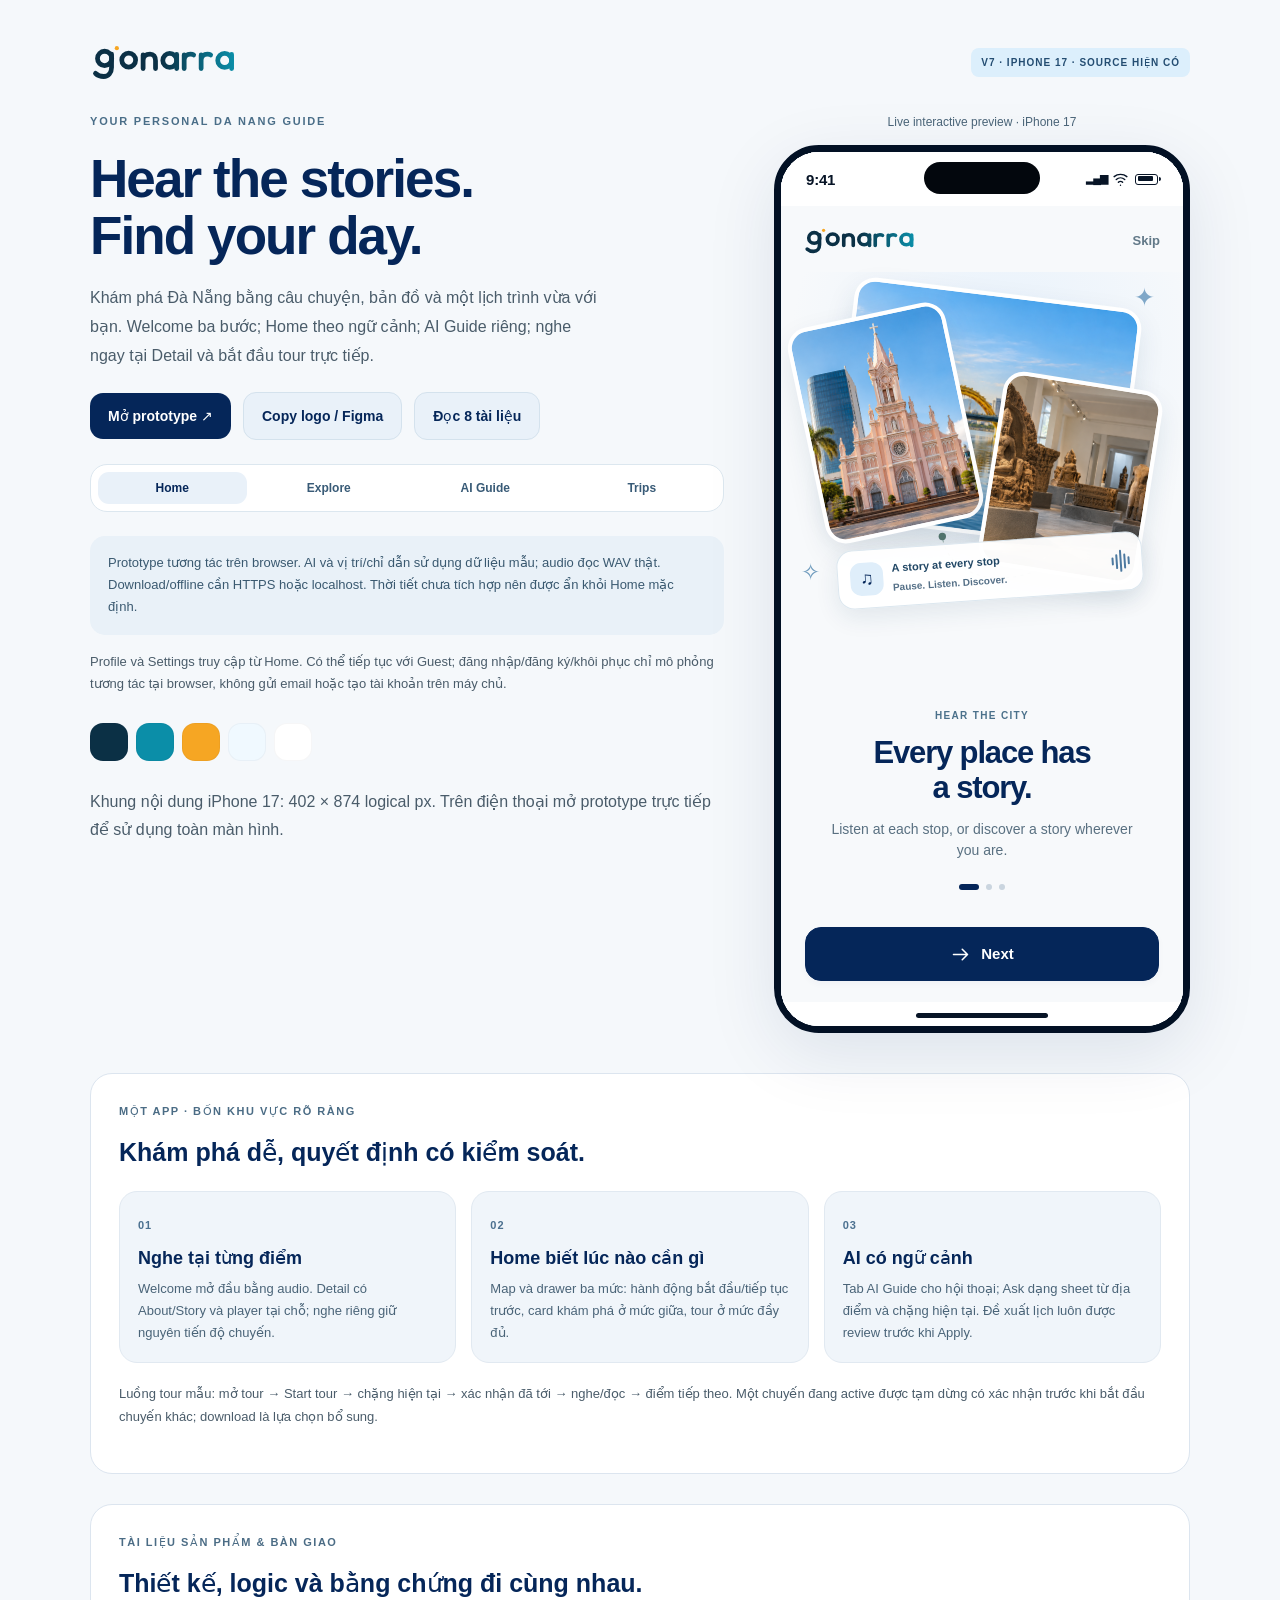
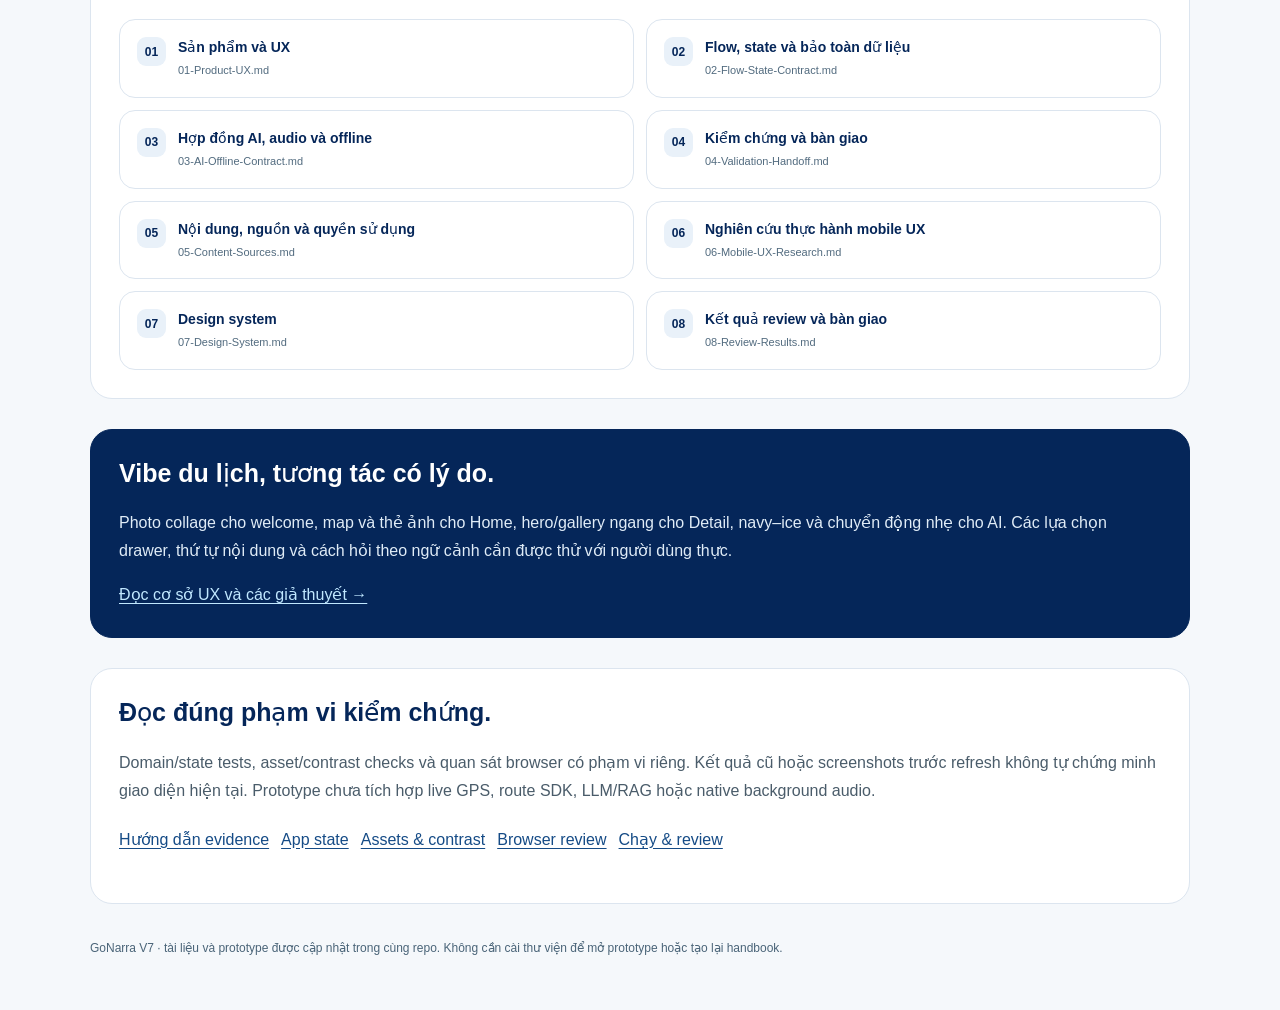
<file: index.html>
<!doctype html><html lang="vi"><meta charset="utf-8"><meta name="viewport" content="width=device-width,initial-scale=1"><title>GoNarra · Prototype & UX review</title><style>
:root{font:16px/1.75 -apple-system,BlinkMacSystemFont,'Segoe UI',sans-serif;color:#021024;background:#f5f8fb;font-synthesis:none}
*{box-sizing:border-box}body{margin:0}a{color:#154b86;text-underline-offset:3px}a:focus-visible{outline:3px solid #d99a36;outline-offset:4px}
h1,h2,h3{line-height:1.23;color:#052659}h1{font-size:38px;letter-spacing:-1.3px}h2{font-size:25px;margin-top:34px}h3{font-size:19px}p{margin:0 0 16px}
.muted{color:#4a5c6a}.eyebrow{font-size:11px;font-weight:750;letter-spacing:1.8px;text-transform:uppercase;color:#4a6e88}
.shell{max-width:1200px;display:grid;grid-template-columns:244px minmax(0,1fr);gap:40px;margin:auto;padding:40px 30px}
aside{position:sticky;top:25px;align-self:start;max-height:calc(100dvh - 50px);overflow:auto}aside h2{margin-top:18px}aside a{display:block;font-size:13px;padding:7px 0;line-height:1.5}
aside .button{margin:9px 0 20px;padding:10px 16px;font-size:13px}aside hr{border:0;border-top:1px solid #dce5ef;margin:20px 0}
main{min-width:0}header{padding:10px 0 22px}header h1{margin:15px 0}section{padding:28px;background:#fff;border:1px solid #dce5ef;border-radius:22px;margin-bottom:30px;scroll-margin-top:24px}
section>h1{font-size:28px;margin-top:0}section h2:first-child{margin-top:0}table{display:block;width:100%;overflow:auto;border-collapse:collapse;font-size:13px;line-height:1.65;margin:20px 0}
th,td{border:1px solid #dce5ef;padding:10px 12px;vertical-align:top;min-width:110px}th{background:#edf4fa}pre{padding:18px;background:#edf4fa;border-radius:12px;overflow:auto}
code{font:13px/1.6 ui-monospace,SFMono-Regular,Consolas,monospace;background:#edf4fa;padding:2px 4px;border-radius:4px}pre code{padding:0;background:none}
blockquote{margin:20px 0;padding:13px 18px;border-left:4px solid #5483b3;background:#edf4fa}blockquote p:last-child{margin-bottom:0}img{display:block;max-width:100%;border-radius:15px}
li+li{margin-top:7px}.button{display:inline-flex;align-items:center;justify-content:center;min-height:46px;background:#052659;color:#fff;border-radius:13px;padding:11px 18px;text-decoration:none;font-weight:700;font-size:14px}
.button.secondary{color:#052659;background:#e9f1f9;border:1px solid #d4e2ed}.pill{display:inline-block;background:#dceffc;color:#244d72;border-radius:8px;padding:6px 10px;font-size:10px;font-weight:750;letter-spacing:1px;text-transform:uppercase}
.top{max-width:1160px;margin:auto;padding:45px 30px 35px}.projectbar{display:flex;justify-content:space-between;align-items:center;gap:20px;padding-bottom:32px}.wordmark{display:inline-flex;color:#052659;text-decoration:none}.wordmark img{display:block;width:146px;height:auto;border-radius:0}
.intro-grid{display:grid;grid-template-columns:minmax(0,1fr) 416px;gap:50px;align-items:start}.intro-grid h1{font-size:53px;line-height:1.07;letter-spacing:-1.9px;margin:20px 0}.intro-grid .lead{font-size:16px;line-height:1.8;max-width:520px;color:#4a5c6a}
.link-row{display:flex;gap:12px;align-items:center;flex-wrap:wrap;margin:21px 0}.swatches{display:flex;gap:8px;margin:27px 0}.swatches span{width:38px;height:38px;border-radius:13px;border:1px solid #02102409}
.callout{padding:16px 18px;border-radius:15px;background:#e9f1f8;color:#3a5970;font-size:13px;line-height:1.7}.preview-label{text-align:center;color:#4a6478;font-size:12px;margin:0 0 12px}
.iframewrap{width:416px;max-width:100%;border-radius:45px;overflow:hidden;box-shadow:0 20px 70px #0526591a;background:#fff;border:7px solid #021024}
iframe{display:block;border:0;width:402px;height:874px;background:#fff}.toc-grid{display:grid;grid-template-columns:repeat(2,minmax(0,1fr));gap:12px}.toccard{display:flex;gap:12px;align-items:flex-start;padding:17px;background:#fff;border:1px solid #dce5ef;border-radius:16px;color:#052659;text-decoration:none;font-size:14px;font-weight:650;line-height:1.5}
.toccard .num{display:grid;place-items:center;width:29px;height:29px;flex:none;background:#e9f1f9;border-radius:9px;font-size:12px}.toccard small{display:block;color:#526b7f;font-size:11px;font-weight:400;line-height:1.6;margin-top:4px}
.feature-grid{display:grid;grid-template-columns:repeat(3,minmax(0,1fr));gap:15px;margin:23px 0 7px}.feature{padding:18px;border-radius:18px;background:#f0f5fa;border:1px solid #e1e9f1}.feature .num{font-size:11px;letter-spacing:1px;color:#4c7190;font-weight:750}.feature h3{margin:9px 0;font-size:18px}.feature p{font-size:13px;color:#4a6478;line-height:1.7;margin:0}
.tabrow{display:grid;grid-template-columns:repeat(4,1fr);gap:8px;padding:7px;border:1px solid #dce7ef;background:#fff;border-radius:17px;margin:24px 0}.tabrow button{border:0;background:transparent;text-align:center;padding:9px 5px;border-radius:11px;font-weight:650;color:#395b77;font-size:12px;cursor:pointer;font-family:inherit;transition:all .15s ease}.tabrow button:hover{background:#f0f5fa;color:#052659}.tabrow button.active{background:#e9f1f9;color:#052659;font-weight:750}
.research{background:#052659;color:#fff;border-color:#052659}.research h2{color:#fff}.research a{color:#c1e8ff}.research p{color:#e0ecf7}.section-label{font-size:11px;letter-spacing:1.5px;text-transform:uppercase;color:#4b6c85;font-weight:750}.section-title{margin-top:9px}.foot{font-size:12px;color:#4a6478;padding-top:4px}
@media(max-width:900px){.intro-grid{gap:25px}.intro-grid h1{font-size:42px}.top{padding:28px 20px}.shell{gap:24px;padding:25px 20px;grid-template-columns:210px minmax(0,1fr)}}
@media(max-width:760px){.intro-grid{display:block}.intro-grid>div:last-child{margin-top:30px}.iframewrap{margin:auto}.top{padding:23px 16px}.intro-grid h1{font-size:40px;letter-spacing:-1.3px}.projectbar{padding-bottom:20px}.feature-grid{grid-template-columns:1fr}.toc-grid{grid-template-columns:1fr}.shell{display:block;padding:22px 16px}aside{position:relative;top:0;max-height:none;margin-bottom:25px}section{padding:20px}.projectbar .pill{font-size:9px;letter-spacing:.5px}}
@media(max-width:440px){.iframewrap{display:none}.preview-label{display:none}.intro-grid>div:last-child{display:none}}
@media print{aside,.button,.iframewrap,.preview-label,.projectbar{display:none}.shell,.intro-grid{display:block;padding:0}.top{padding:0}section{border:0;break-before:page;padding:0}table{display:table;font-size:10px}h1{font-size:26pt}a{color:inherit}.toc-grid,.feature-grid{display:block}}
</style>
<main class="top"><div class="projectbar"><a class="wordmark" href="index.html" aria-label="Gonarra"><img src="prototype/assets/brand/gonarra-wordmark-color.svg" alt="Gonarra"></a><span class="pill">V7 · iPhone 17 · source hiện có</span></div>
<div class="intro-grid"><div><p class="eyebrow">Your personal Da Nang guide</p><h1>Hear the stories.<br>Find your day.</h1><p class="lead">Khám phá Đà Nẵng bằng câu chuyện, bản đồ và một lịch trình vừa với bạn. Welcome ba bước; Home theo ngữ cảnh; AI Guide riêng; nghe ngay tại Detail và bắt đầu tour trực tiếp.</p>
<div class="link-row"><a class="button" href="prototype/index.html">Mở prototype ↗</a><a class="button secondary" href="brand-assets.html">Copy logo / Figma</a><a class="button secondary" href="Product-Handbook.html">Đọc 8 tài liệu</a></div>
<div class="tabrow" role="tablist" aria-label="Bốn khu vực chính"><button type="button" role="tab" class="active" data-route="home">Home</button><button type="button" role="tab" data-route="explore">Explore</button><button type="button" role="tab" data-route="ai">AI Guide</button><button type="button" role="tab" data-route="trips">Trips</button></div>
<p class="callout">Prototype tương tác trên browser. AI và vị trí/chỉ dẫn sử dụng dữ liệu mẫu; audio đọc WAV thật. Download/offline cần HTTPS hoặc localhost. Thời tiết chưa tích hợp nên được ẩn khỏi Home mặc định.</p>
<p class="muted" style="font-size:13px">Profile và Settings truy cập từ Home. Có thể tiếp tục với Guest; đăng nhập/đăng ký/khôi phục chỉ mô phỏng tương tác tại browser, không gửi email hoặc tạo tài khoản trên máy chủ.</p>
<div class="swatches" aria-label="Palette Gonarra"><span style="background:#0b3045" title="#0b3045"></span><span style="background:#0b8ea8" title="#0b8ea8"></span><span style="background:#f6a623" title="#f6a623"></span><span style="background:#f0f9ff" title="#f0f9ff"></span><span style="background:#ffffff" title="#ffffff"></span></div>
<p class="muted small">Khung nội dung iPhone 17: 402 × 874 logical px. Trên điện thoại mở prototype trực tiếp để sử dụng toàn màn hình.</p></div>
<div><p class="preview-label">Live interactive preview · iPhone 17</p><div class="iframewrap"><iframe title="GoNarra iPhone 17 prototype" src="prototype/index.html"></iframe></div></div></div>
<section style="margin-top:40px"><p class="section-label">Một app · bốn khu vực rõ ràng</p><h2 class="section-title">Khám phá dễ, quyết định có kiểm soát.</h2><div class="feature-grid"><article class="feature"><span class="num">01</span><h3>Nghe tại từng điểm</h3><p>Welcome mở đầu bằng audio. Detail có About/Story và player tại chỗ; nghe riêng giữ nguyên tiến độ chuyến.</p></article><article class="feature"><span class="num">02</span><h3>Home biết lúc nào cần gì</h3><p>Map và drawer ba mức: hành động bắt đầu/tiếp tục trước, card khám phá ở mức giữa, tour ở mức đầy đủ.</p></article><article class="feature"><span class="num">03</span><h3>AI có ngữ cảnh</h3><p>Tab AI Guide cho hội thoại; Ask dạng sheet từ địa điểm và chặng hiện tại. Đề xuất lịch luôn được review trước khi Apply.</p></article></div><p class="muted" style="font-size:13px;margin-top:20px">Luồng tour mẫu: mở tour → Start tour → chặng hiện tại → xác nhận đã tới → nghe/đọc → điểm tiếp theo. Một chuyến đang active được tạm dừng có xác nhận trước khi bắt đầu chuyến khác; download là lựa chọn bổ sung.</p></section>
<section><p class="section-label">Tài liệu sản phẩm & bàn giao</p><h2 class="section-title">Thiết kế, logic và bằng chứng đi cùng nhau.</h2><div class="toc-grid"><a class="toccard" href="Product-Handbook.html#doc-1"><span class="num">01</span><span>Sản phẩm và UX<small>01-Product-UX.md</small></span></a><a class="toccard" href="Product-Handbook.html#doc-2"><span class="num">02</span><span>Flow, state và bảo toàn dữ liệu<small>02-Flow-State-Contract.md</small></span></a><a class="toccard" href="Product-Handbook.html#doc-3"><span class="num">03</span><span>Hợp đồng AI, audio và offline<small>03-AI-Offline-Contract.md</small></span></a><a class="toccard" href="Product-Handbook.html#doc-4"><span class="num">04</span><span>Kiểm chứng và bàn giao<small>04-Validation-Handoff.md</small></span></a><a class="toccard" href="Product-Handbook.html#doc-5"><span class="num">05</span><span>Nội dung, nguồn và quyền sử dụng<small>05-Content-Sources.md</small></span></a><a class="toccard" href="Product-Handbook.html#doc-6"><span class="num">06</span><span>Nghiên cứu thực hành mobile UX<small>06-Mobile-UX-Research.md</small></span></a><a class="toccard" href="Product-Handbook.html#doc-7"><span class="num">07</span><span>Design system<small>07-Design-System.md</small></span></a><a class="toccard" href="Product-Handbook.html#doc-8"><span class="num">08</span><span>Kết quả review và bàn giao<small>08-Review-Results.md</small></span></a></div></section>
<section class="research"><h2>Vibe du lịch, tương tác có lý do.</h2><p>Photo collage cho welcome, map và thẻ ảnh cho Home, hero/gallery ngang cho Detail, navy–ice và chuyển động nhẹ cho AI. Các lựa chọn drawer, thứ tự nội dung và cách hỏi theo ngữ cảnh cần được thử với người dùng thực.</p><a href="Product-Handbook.html#doc-6">Đọc cơ sở UX và các giả thuyết →</a></section>
<section><h2>Đọc đúng phạm vi kiểm chứng.</h2><p class="muted">Domain/state tests, asset/contrast checks và quan sát browser có phạm vi riêng. Kết quả cũ hoặc screenshots trước refresh không tự chứng minh giao diện hiện tại. Prototype chưa tích hợp live GPS, route SDK, LLM/RAG hoặc native background audio.</p><div class="link-row"><a href="evidence/README.md">Hướng dẫn evidence</a><a href="evidence/app-state-tests.json">App state</a><a href="evidence/assets-and-contrast.json">Assets & contrast</a><a href="evidence/browser-review.json">Browser review</a><a href="README.md">Chạy & review</a></div></section>
<p class="foot">GoNarra V7 · tài liệu và prototype được cập nhật trong cùng repo. Không cần cài thư viện để mở prototype hoặc tạo lại handbook.</p></main><script>
(function(){
  const frame = document.querySelector('iframe');
  const tabs = document.querySelectorAll('.tabrow button');
  tabs.forEach(btn => {
    btn.addEventListener('click', () => {
      tabs.forEach(b => b.classList.remove('active'));
      btn.classList.add('active');
      const r = btn.dataset.route;
      try {
        if (frame && frame.contentWindow) {
          frame.contentWindow.postMessage({ route: r }, '*');
          if (typeof frame.contentWindow.GN_NAV === 'function') {
            frame.contentWindow.GN_NAV(r);
          }
        }
      } catch (err) {
        if (frame) frame.src = 'prototype/index.html#' + r;
      }
    });
  });
  window.addEventListener('message', e => {
    if (e.data && e.data.route) {
      tabs.forEach(b => b.classList.toggle('active', b.dataset.route === e.data.route));
    }
  });
})();
</script></html>
</file>
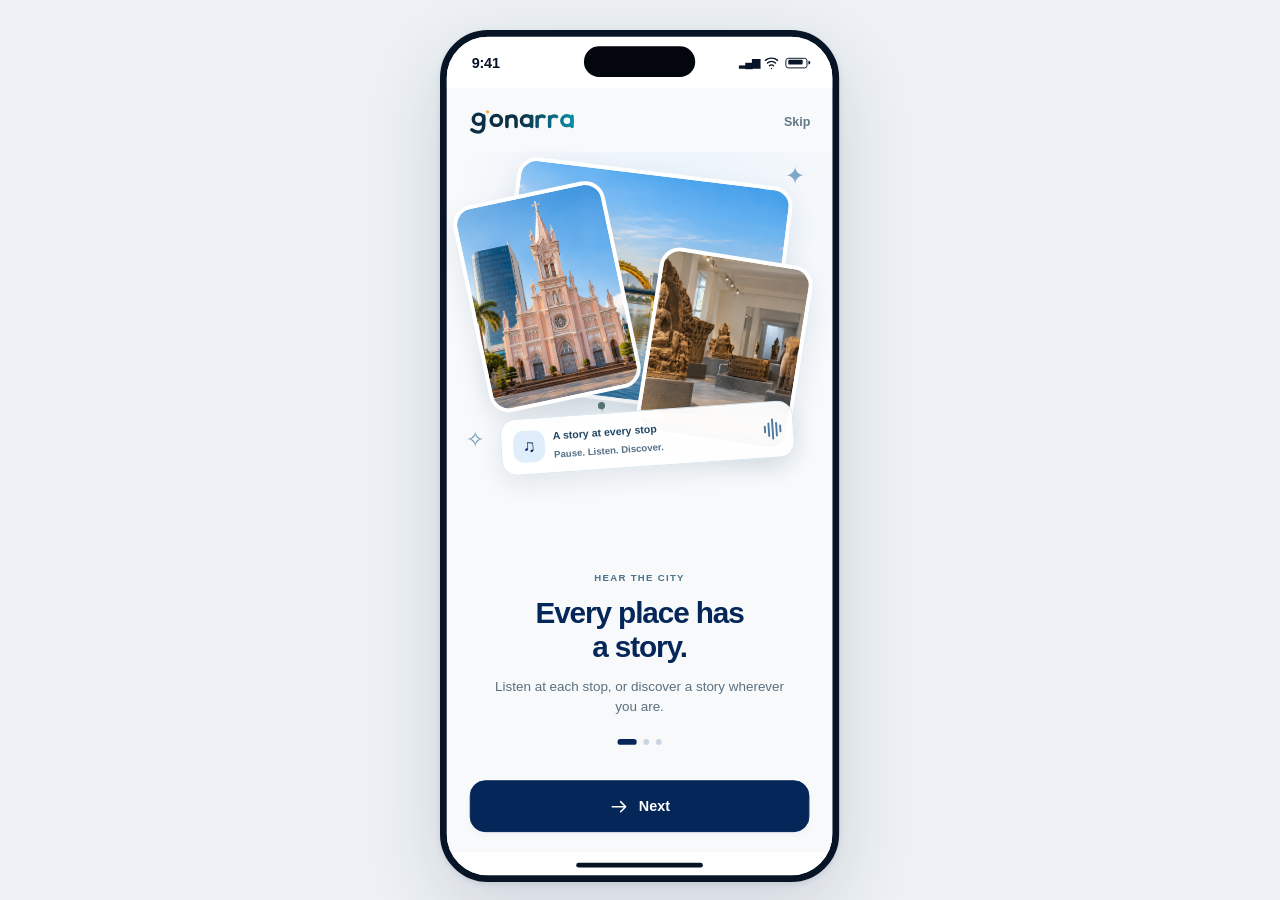
<file: prototype/index.html>
<!doctype html>
<html lang="en">
<head>
  <meta charset="utf-8">
  <meta name="viewport" content="width=device-width,initial-scale=1,viewport-fit=cover">
  <meta name="theme-color" content="#052659">
  <meta name="description" content="GoNarra V7 — interactive travel planning and audio guide prototype.">
  <title>GoNarra · Your day, your discoveries</title>
  <link rel="icon" href="assets/brand/gonarra-mark-color.svg" type="image/svg+xml">
  <link rel="stylesheet" href="styles.css">
  <link rel="stylesheet" href="theme.css">
  <link rel="stylesheet" href="experience.css">
</head>
<body>
  <div id="app"></div>
  <noscript>This interactive prototype needs JavaScript. See the documentation in the parent folder.</noscript>
  <script src="data.js"></script>
  <script src="content.js"></script>
  <script src="core.js"></script>
  <script src="visuals.js"></script>
  <script src="weather.js"></script>
  <script src="experience.js"></script>
  <script src="app.js"></script>
</body>
</html>
</file>
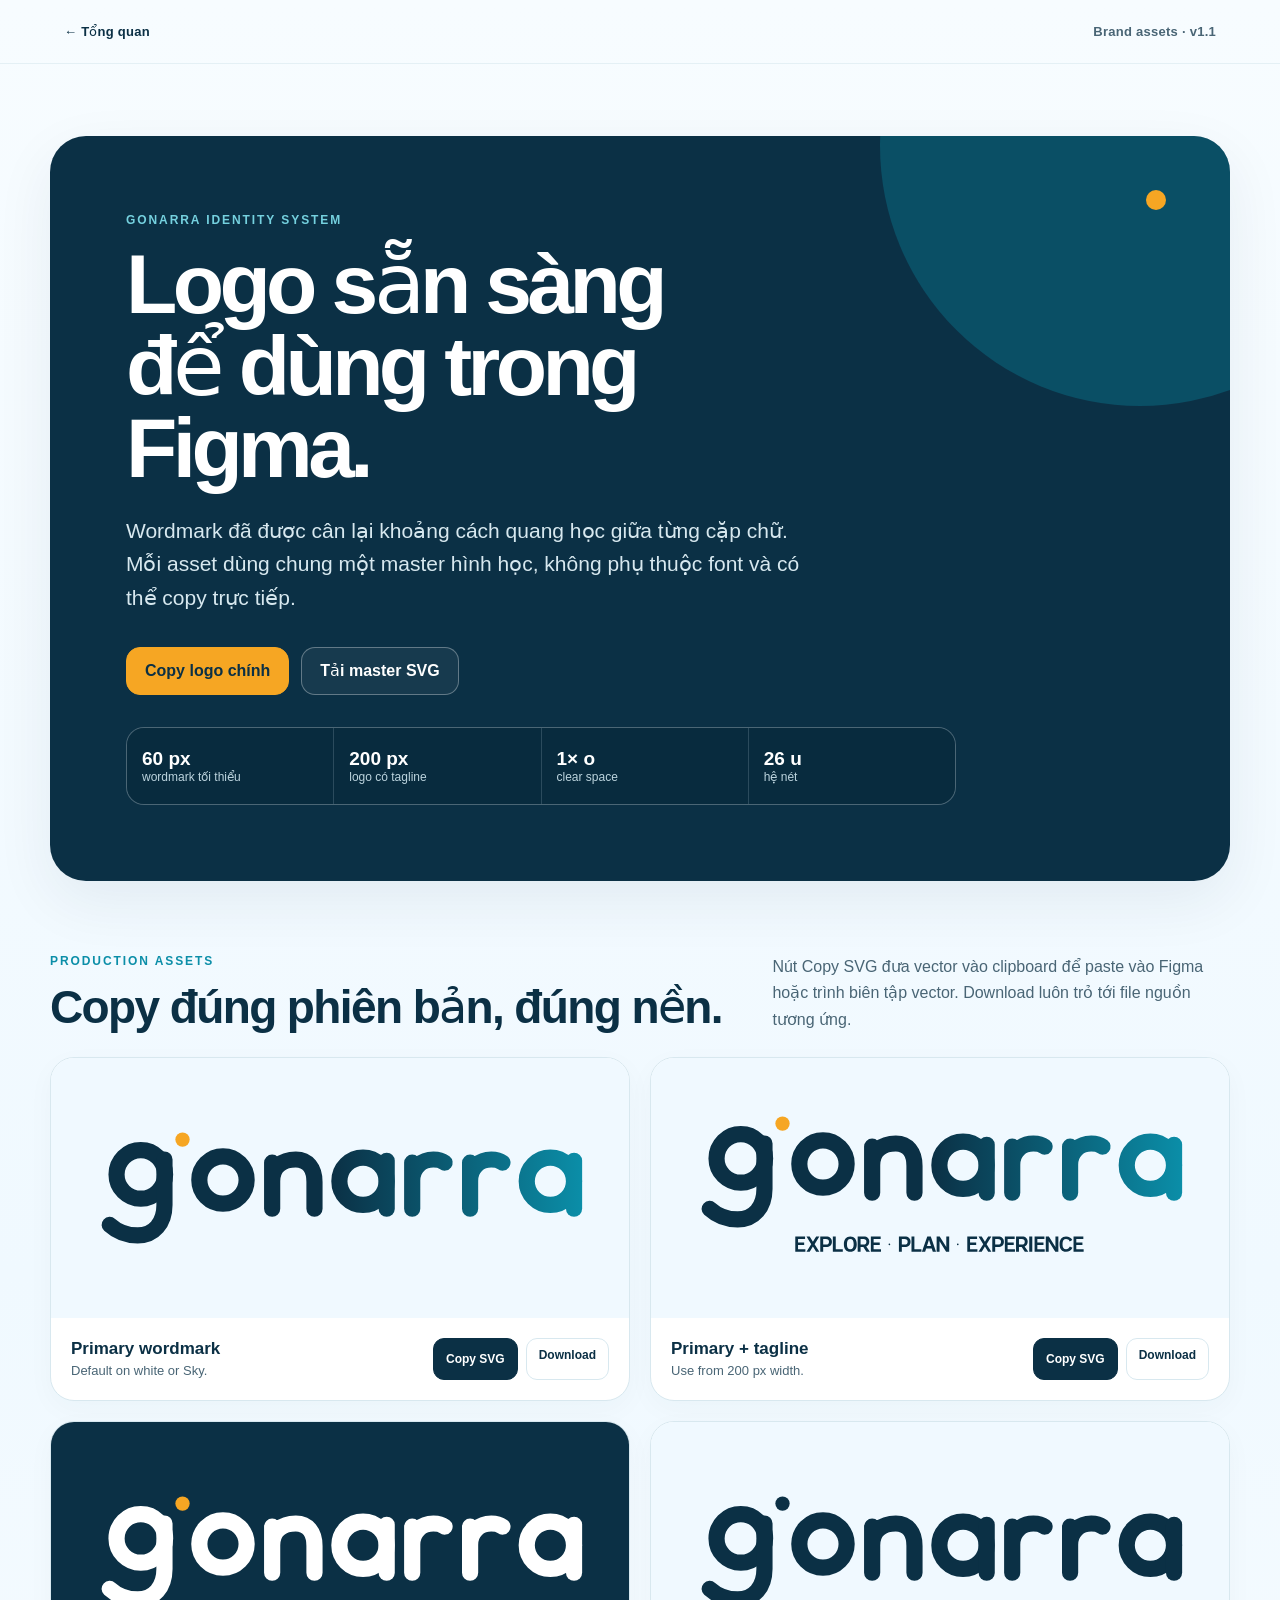
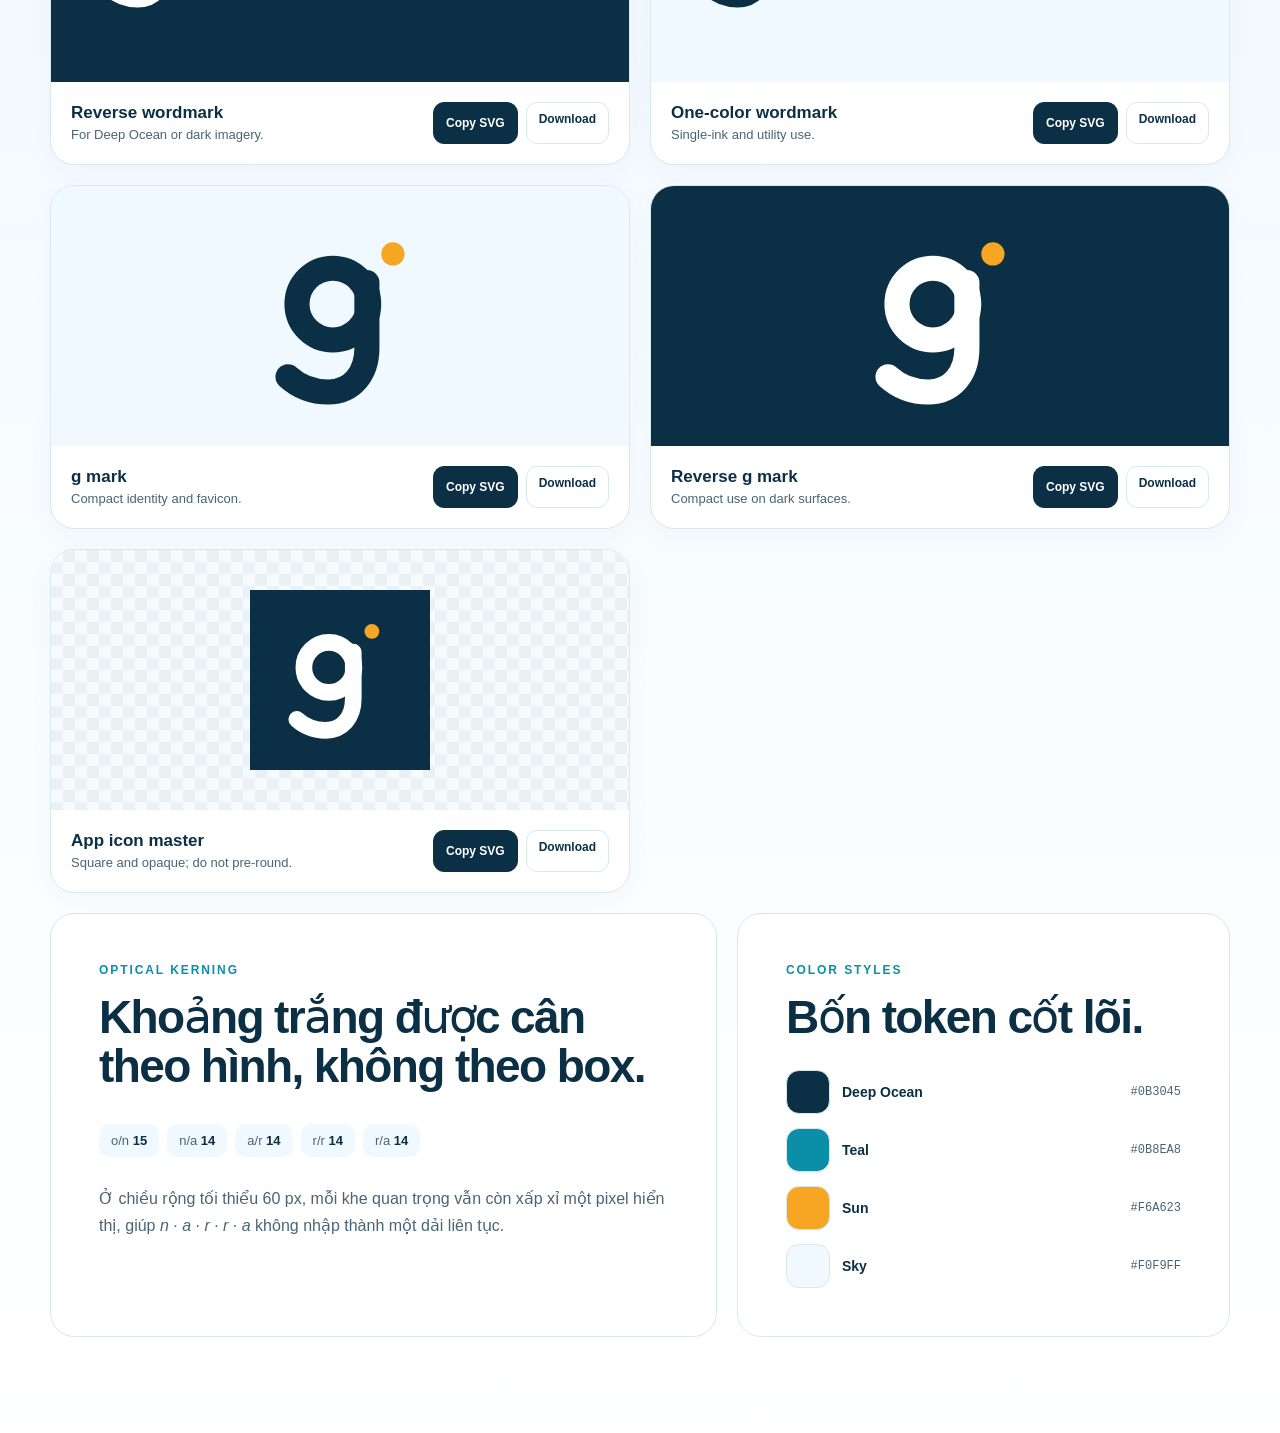
<file: brand-assets.html>
<!doctype html>
<html lang="vi">
<head>
  <meta charset="utf-8">
  <meta name="viewport" content="width=device-width,initial-scale=1">
  <meta name="theme-color" content="#0B3045">
  <title>Gonarra · Brand assets</title>
  <link rel="icon" href="prototype/assets/brand/gonarra-mark-color.svg" type="image/svg+xml">
  <link rel="stylesheet" href="brand-assets.css">
</head>
<body>
  <header class="site-header">
    <a class="back-link" href="index.html" aria-label="Quay lại tổng quan dự án">← Tổng quan</a>
    <span>Brand assets · v1.1</span>
  </header>
  <main>
    <section class="hero">
      <p class="eyebrow">Gonarra identity system</p>
      <h1>Logo sẵn sàng<br>để dùng trong Figma.</h1>
      <p class="lead">Wordmark đã được cân lại khoảng cách quang học giữa từng cặp chữ. Mỗi asset dùng chung một master hình học, không phụ thuộc font và có thể copy trực tiếp.</p>
      <div class="hero-actions">
        <button class="primary" type="button" data-copy-master>Copy logo chính</button>
        <a class="secondary" href="prototype/assets/brand/gonarra-logo-master.svg" download>Tải master SVG</a>
      </div>
      <div class="spec-strip" aria-label="Thông số logo">
        <span><b>60 px</b> wordmark tối thiểu</span>
        <span><b>200 px</b> logo có tagline</span>
        <span><b>1× o</b> clear space</span>
        <span><b>26 u</b> hệ nét</span>
      </div>
    </section>

    <section class="section-heading">
      <div><p class="eyebrow">Production assets</p><h2>Copy đúng phiên bản, đúng nền.</h2></div>
      <p>Nút Copy SVG đưa vector vào clipboard để paste vào Figma hoặc trình biên tập vector. Download luôn trỏ tới file nguồn tương ứng.</p>
    </section>
    <section class="asset-grid" id="asset-grid" aria-live="polite"></section>

    <section class="system-grid">
      <article class="system-card kerning-card">
        <p class="eyebrow">Optical kerning</p>
        <h2>Khoảng trắng được cân theo hình, không theo box.</h2>
        <div class="kerning-row" aria-label="Khoảng cách quang học theo unit">
          <span>o/n <b>15</b></span><span>n/a <b>14</b></span><span>a/r <b>14</b></span><span>r/r <b>14</b></span><span>r/a <b>14</b></span>
        </div>
        <p>Ở chiều rộng tối thiểu 60 px, mỗi khe quan trọng vẫn còn xấp xỉ một pixel hiển thị, giúp <i>n · a · r · r · a</i> không nhập thành một dải liên tục.</p>
      </article>
      <article class="system-card color-card">
        <p class="eyebrow">Color styles</p>
        <h2>Bốn token cốt lõi.</h2>
        <div class="swatches">
          <div><span style="--swatch:#0B3045"></span><b>Deep Ocean</b><code>#0B3045</code></div>
          <div><span style="--swatch:#0B8EA8"></span><b>Teal</b><code>#0B8EA8</code></div>
          <div><span style="--swatch:#F6A623"></span><b>Sun</b><code>#F6A623</code></div>
          <div><span style="--swatch:#F0F9FF"></span><b>Sky</b><code>#F0F9FF</code></div>
        </div>
      </article>
    </section>
  </main>
  <div class="toast" id="toast" role="status" aria-live="polite"></div>
  <script src="prototype/assets/brand/brand-assets-data.js"></script>
  <script src="brand-assets.js"></script>
</body>
</html>
</file>
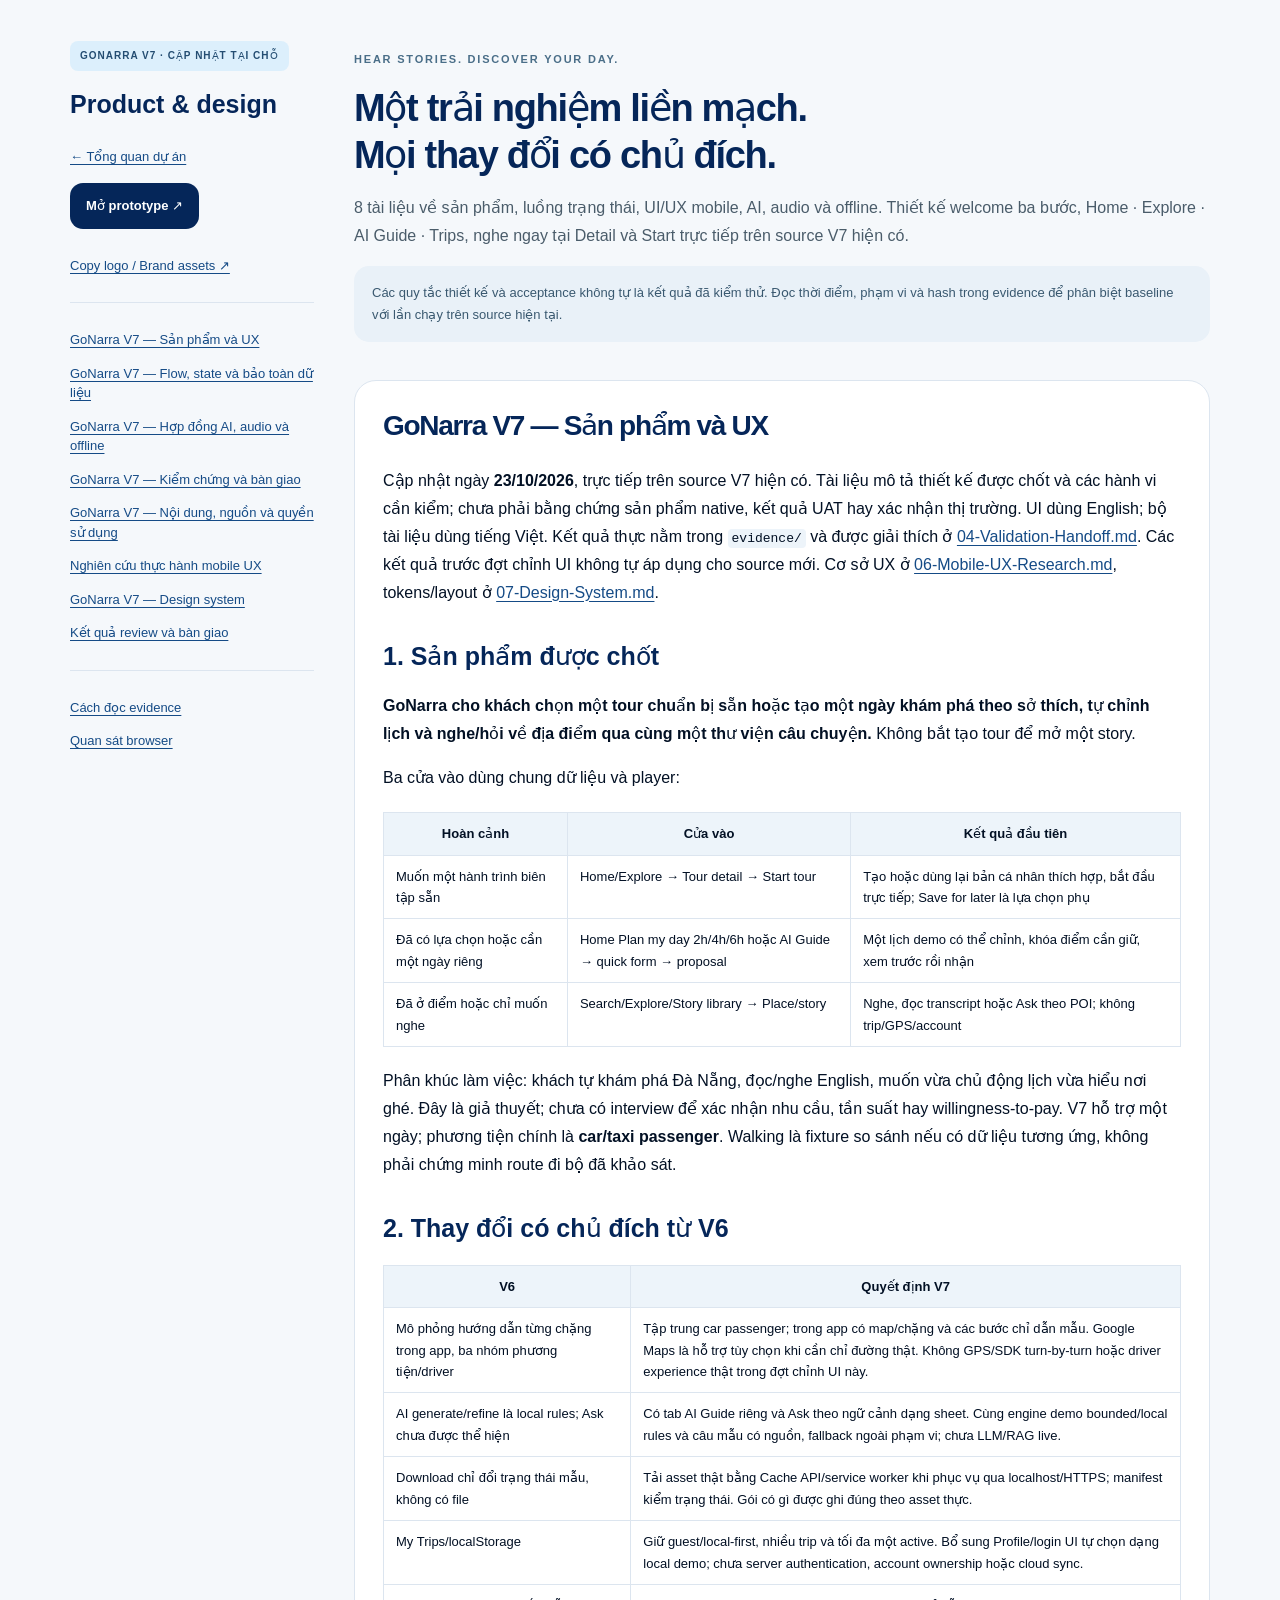
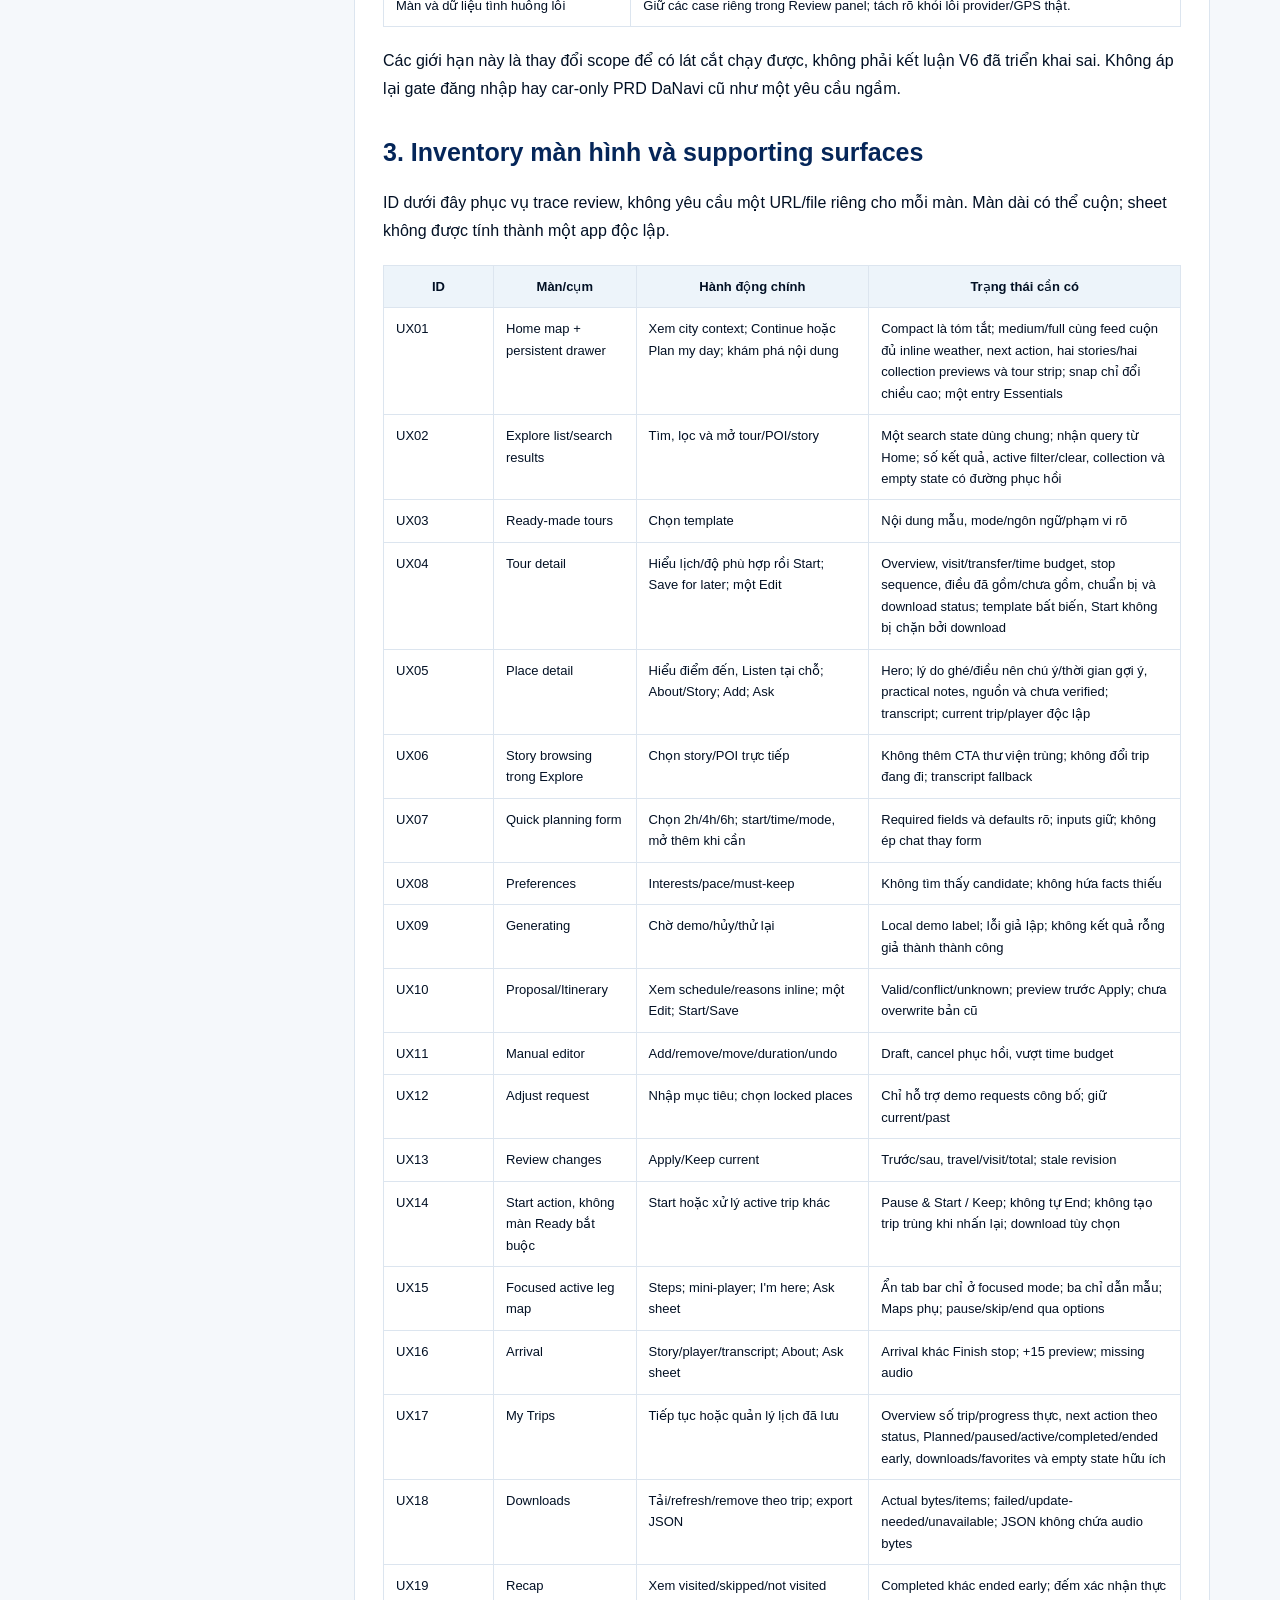
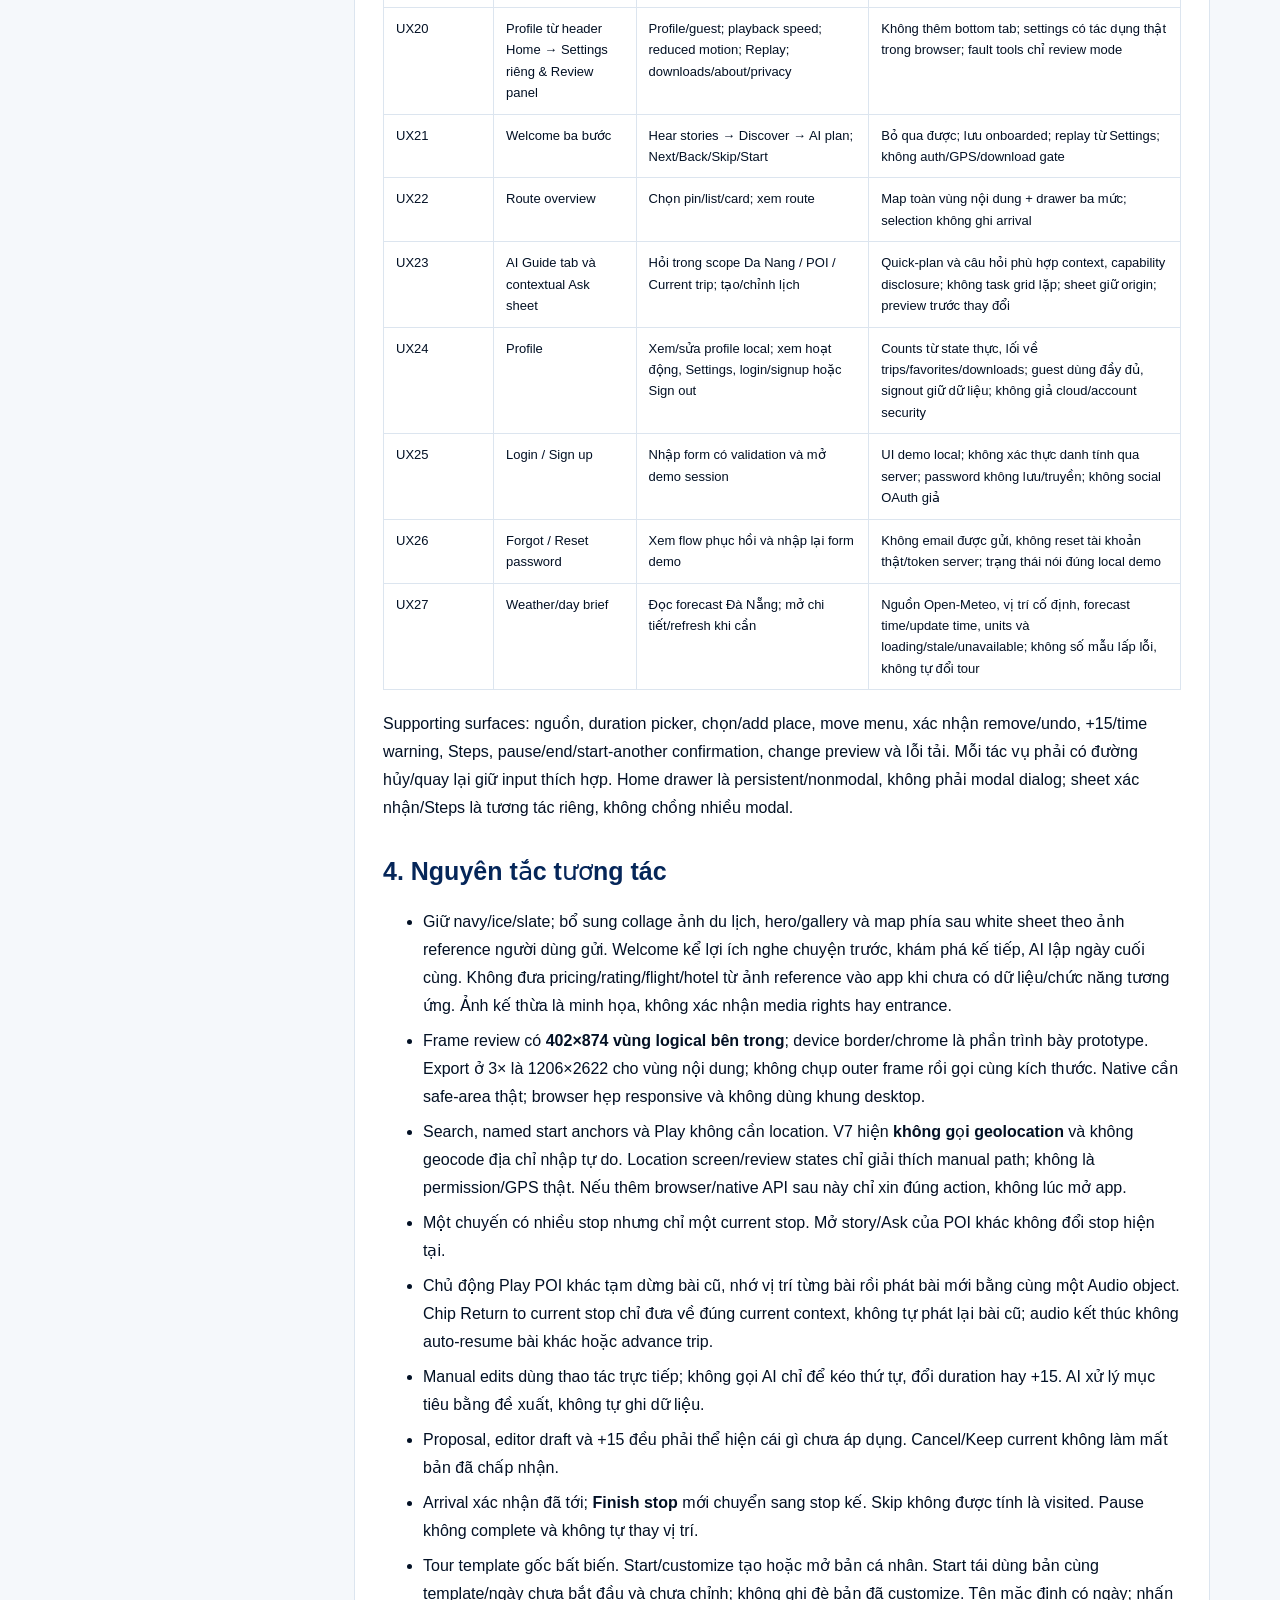
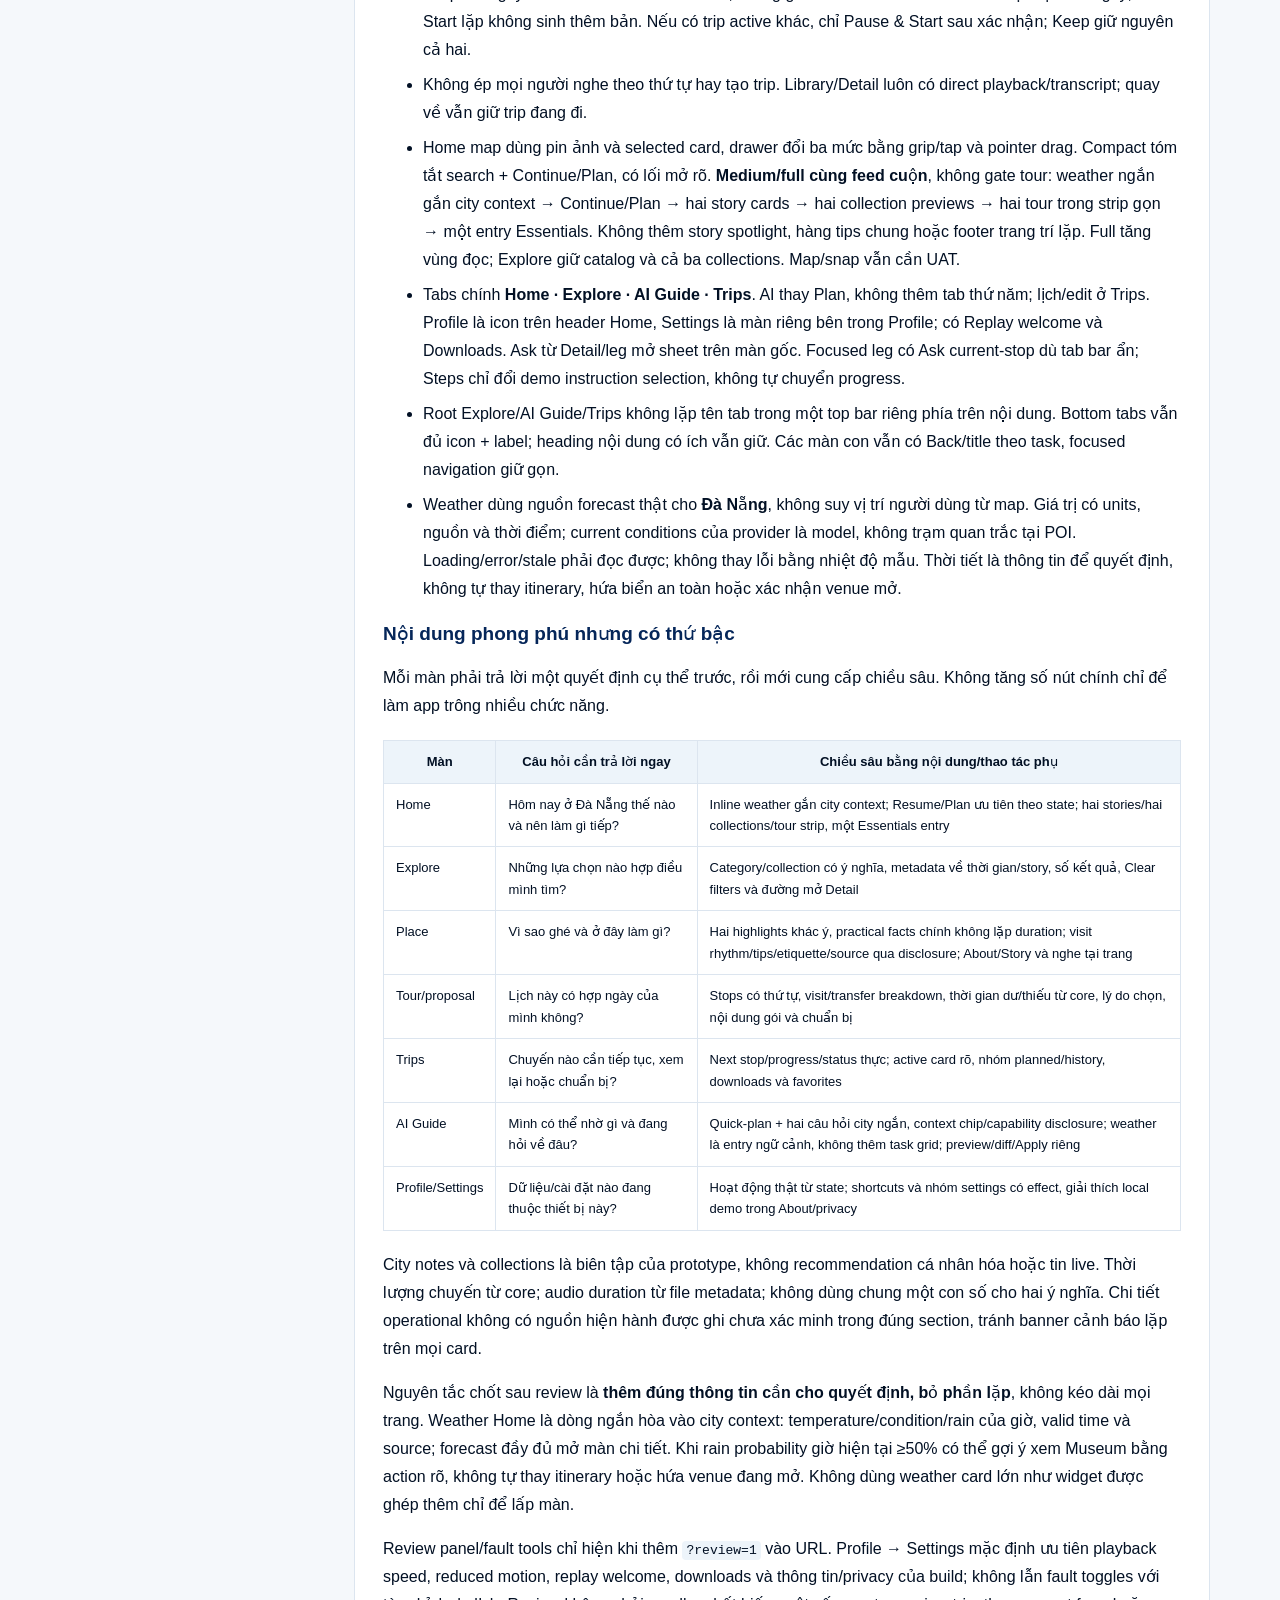
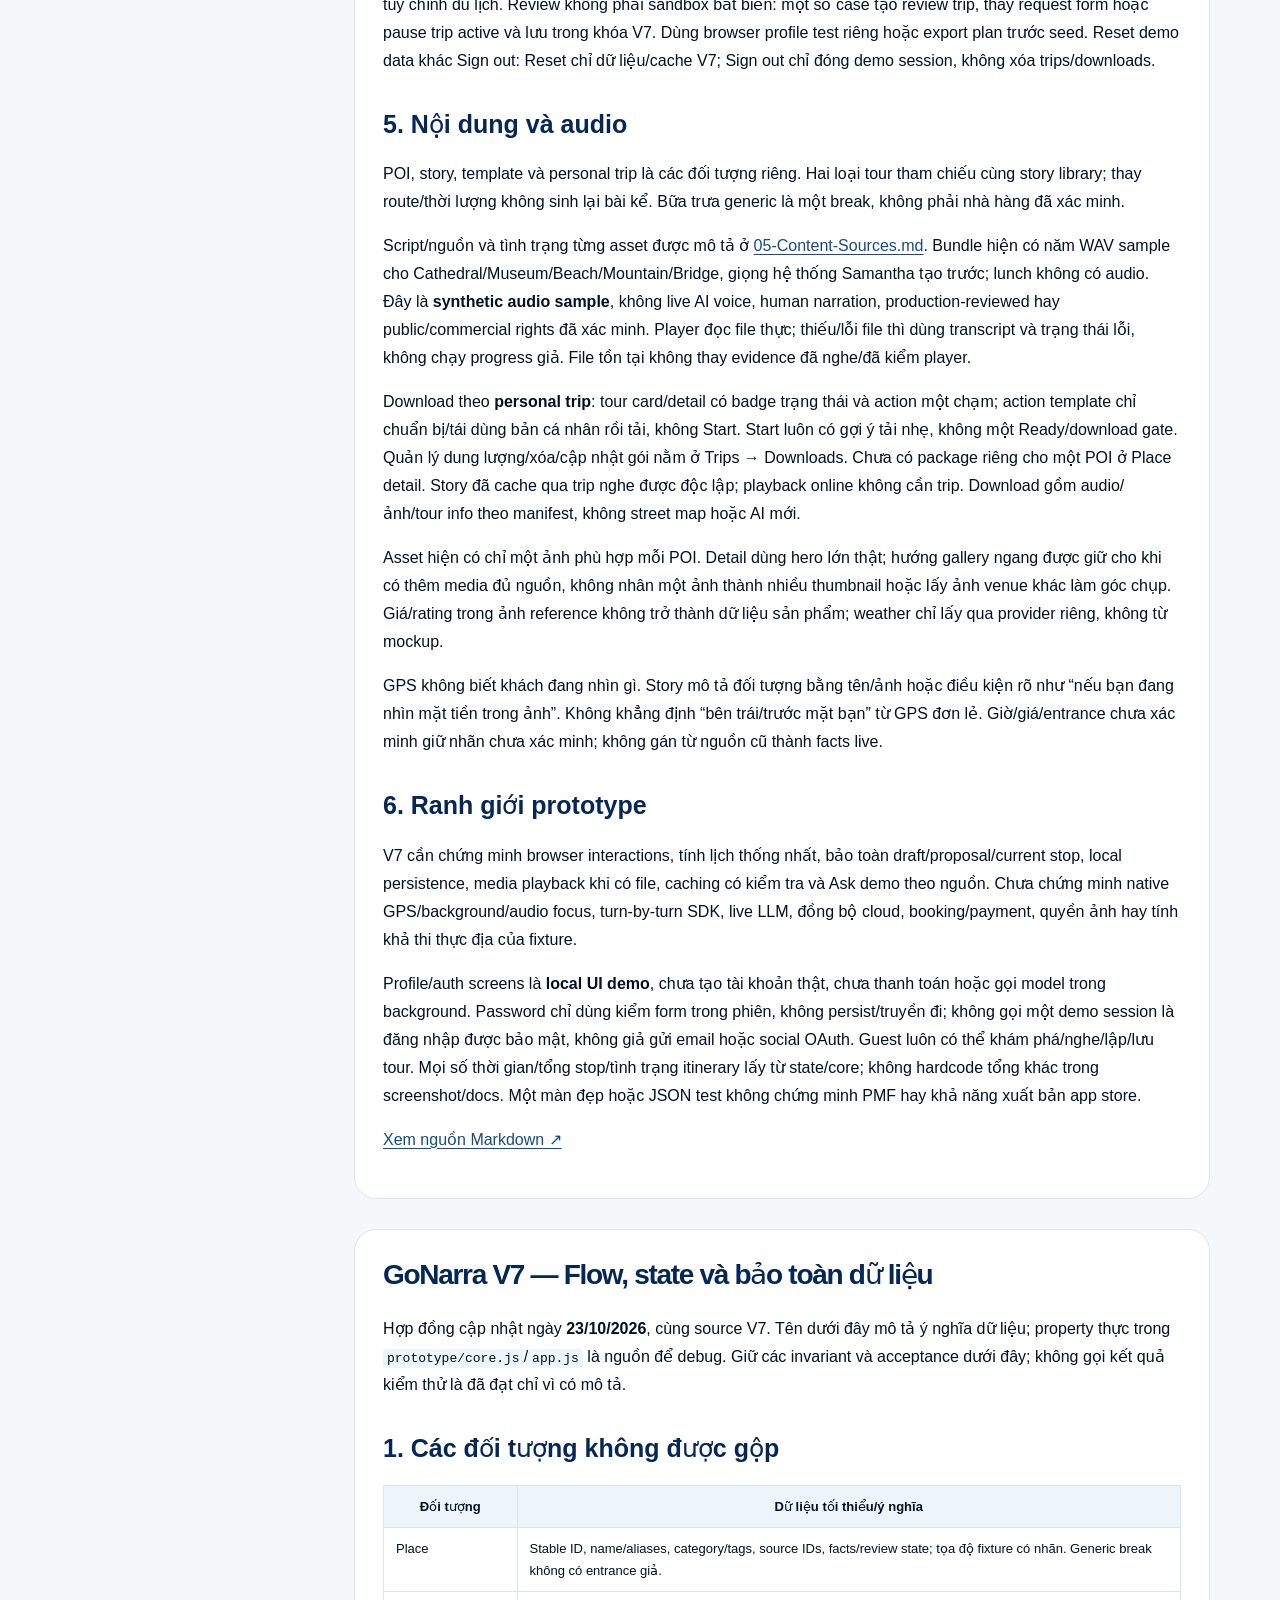
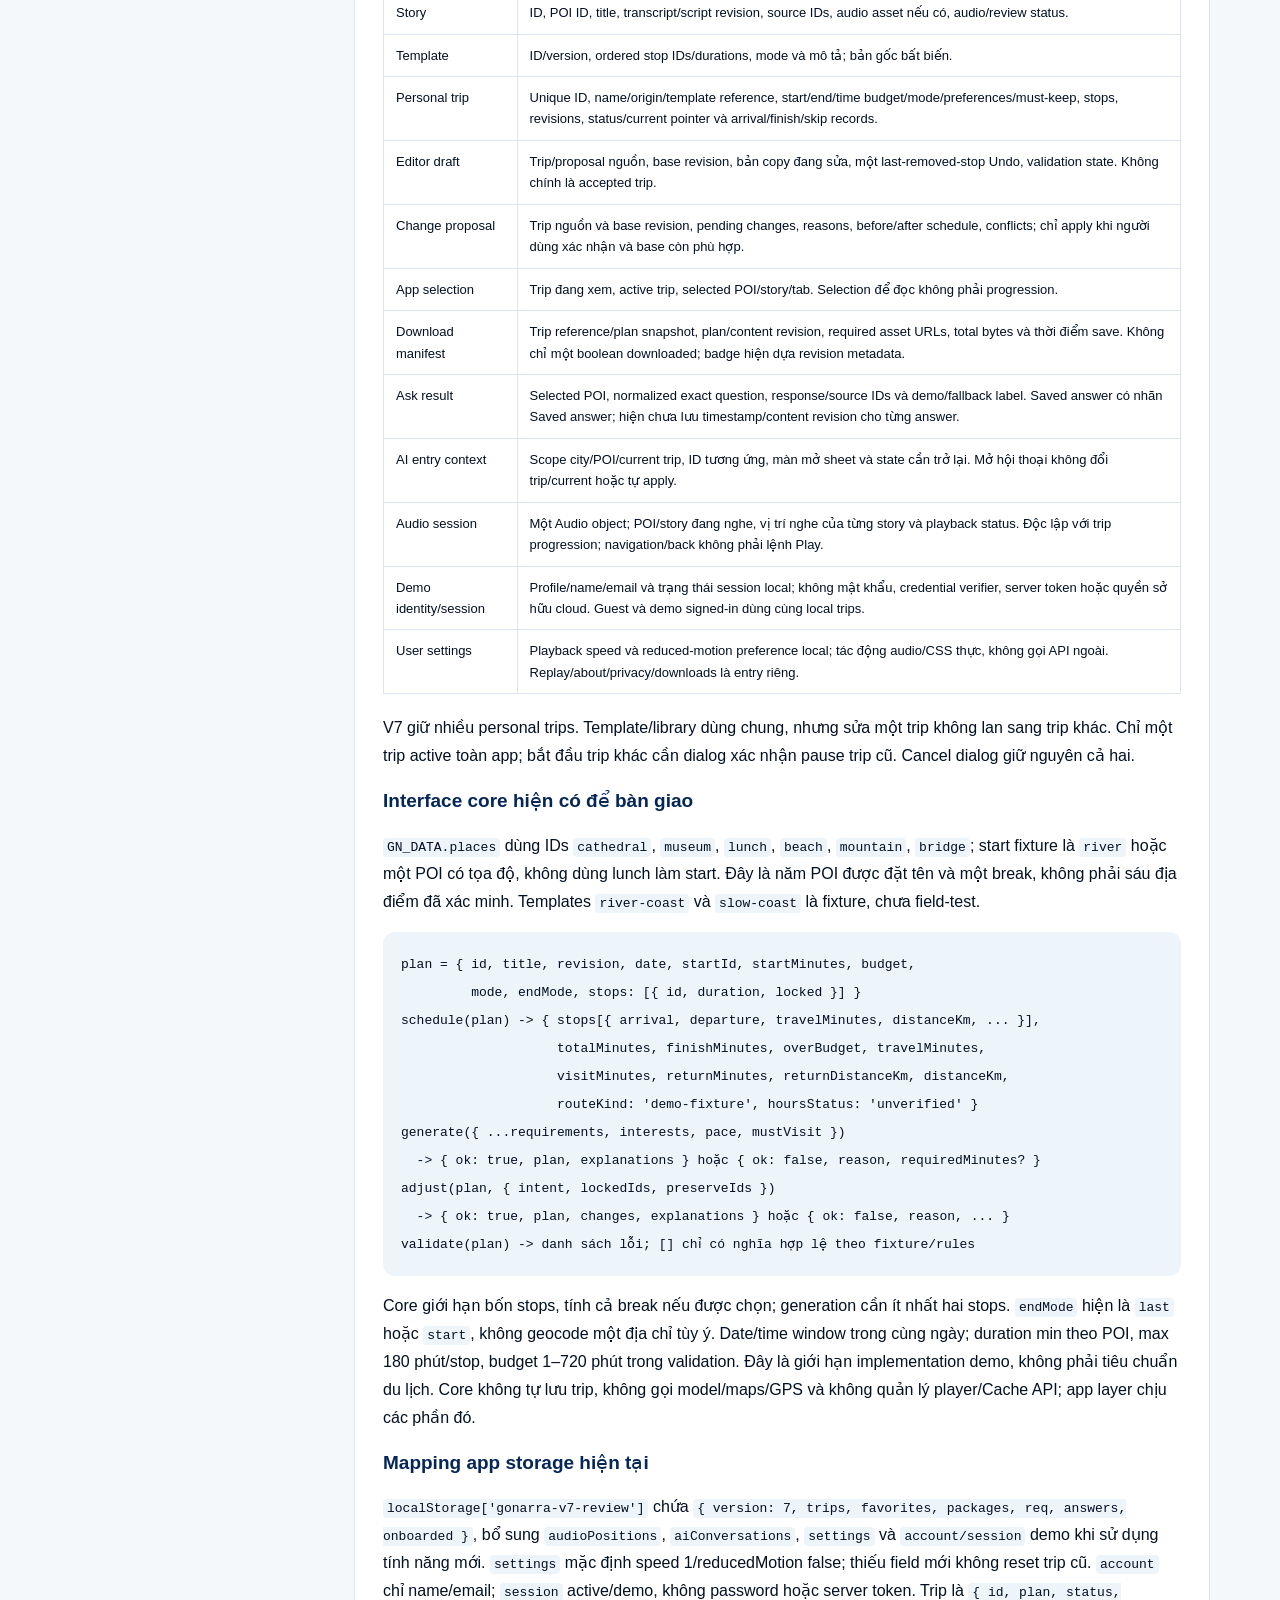
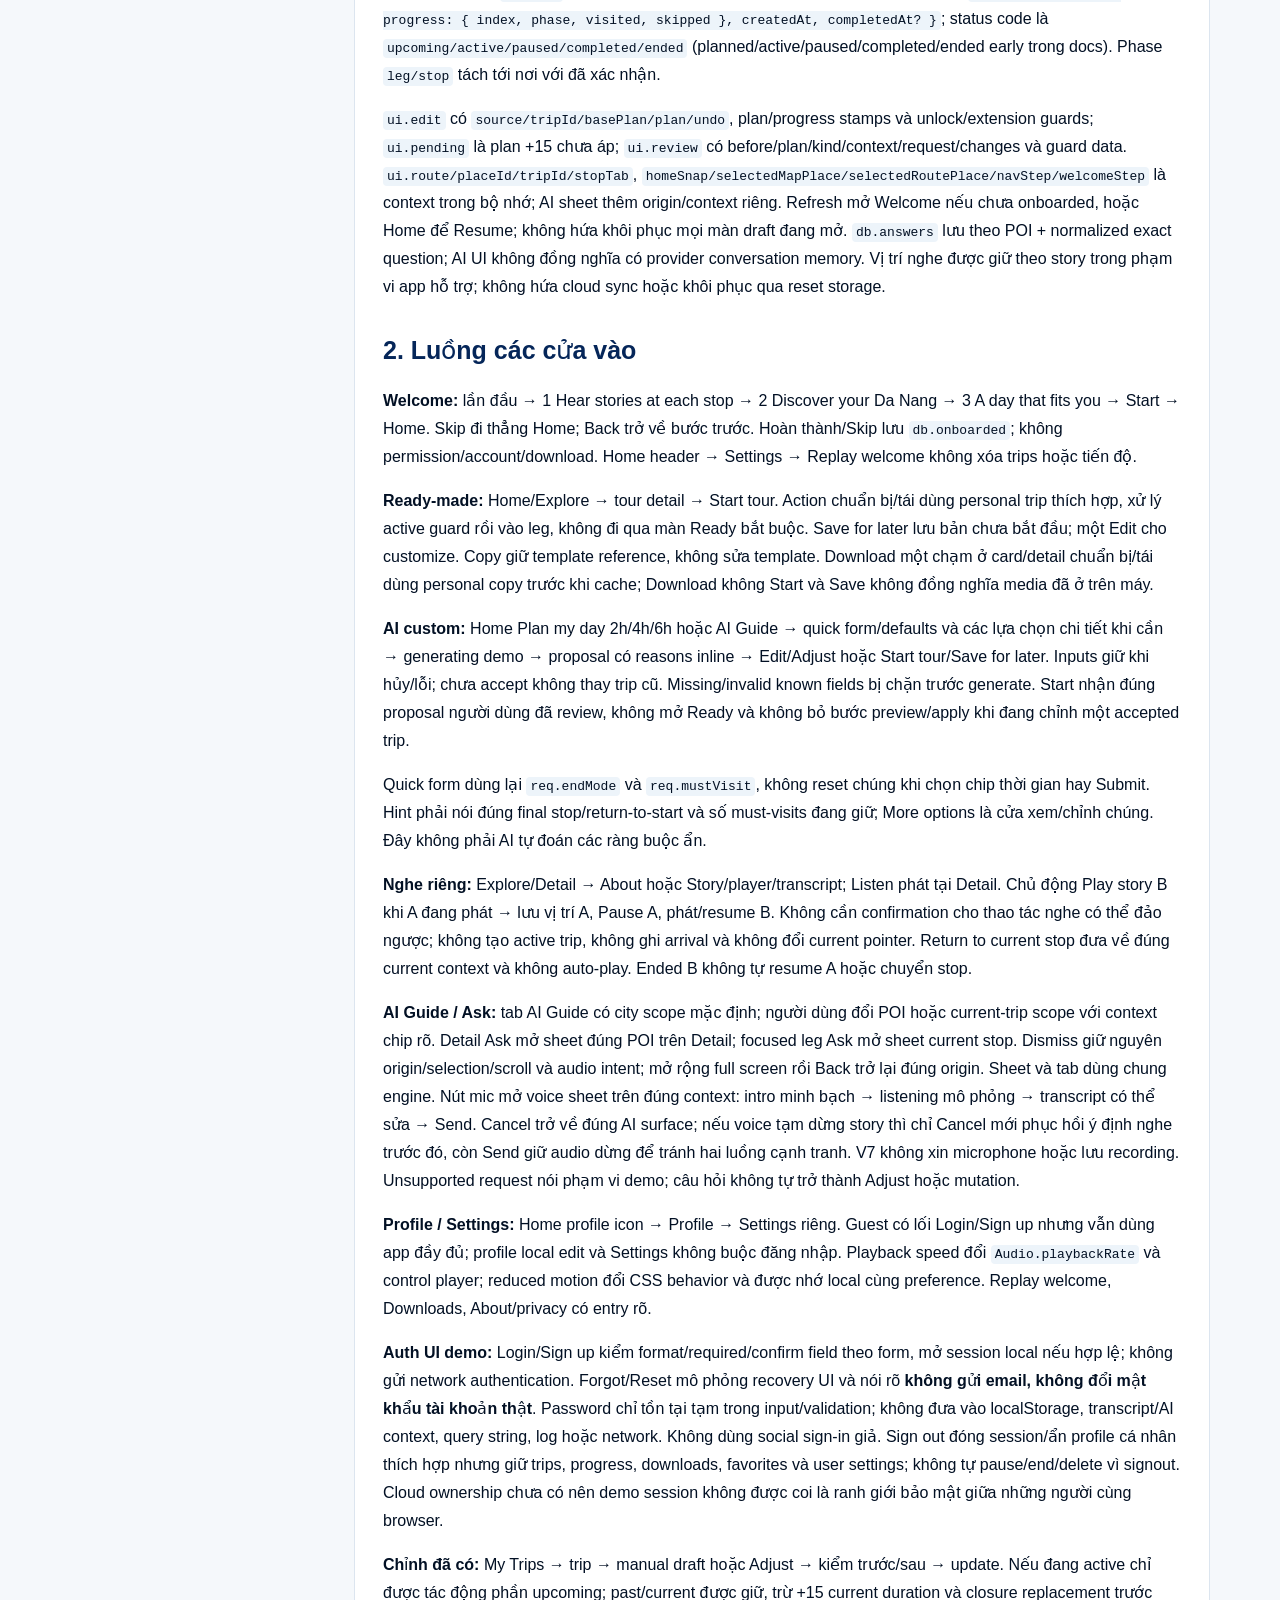
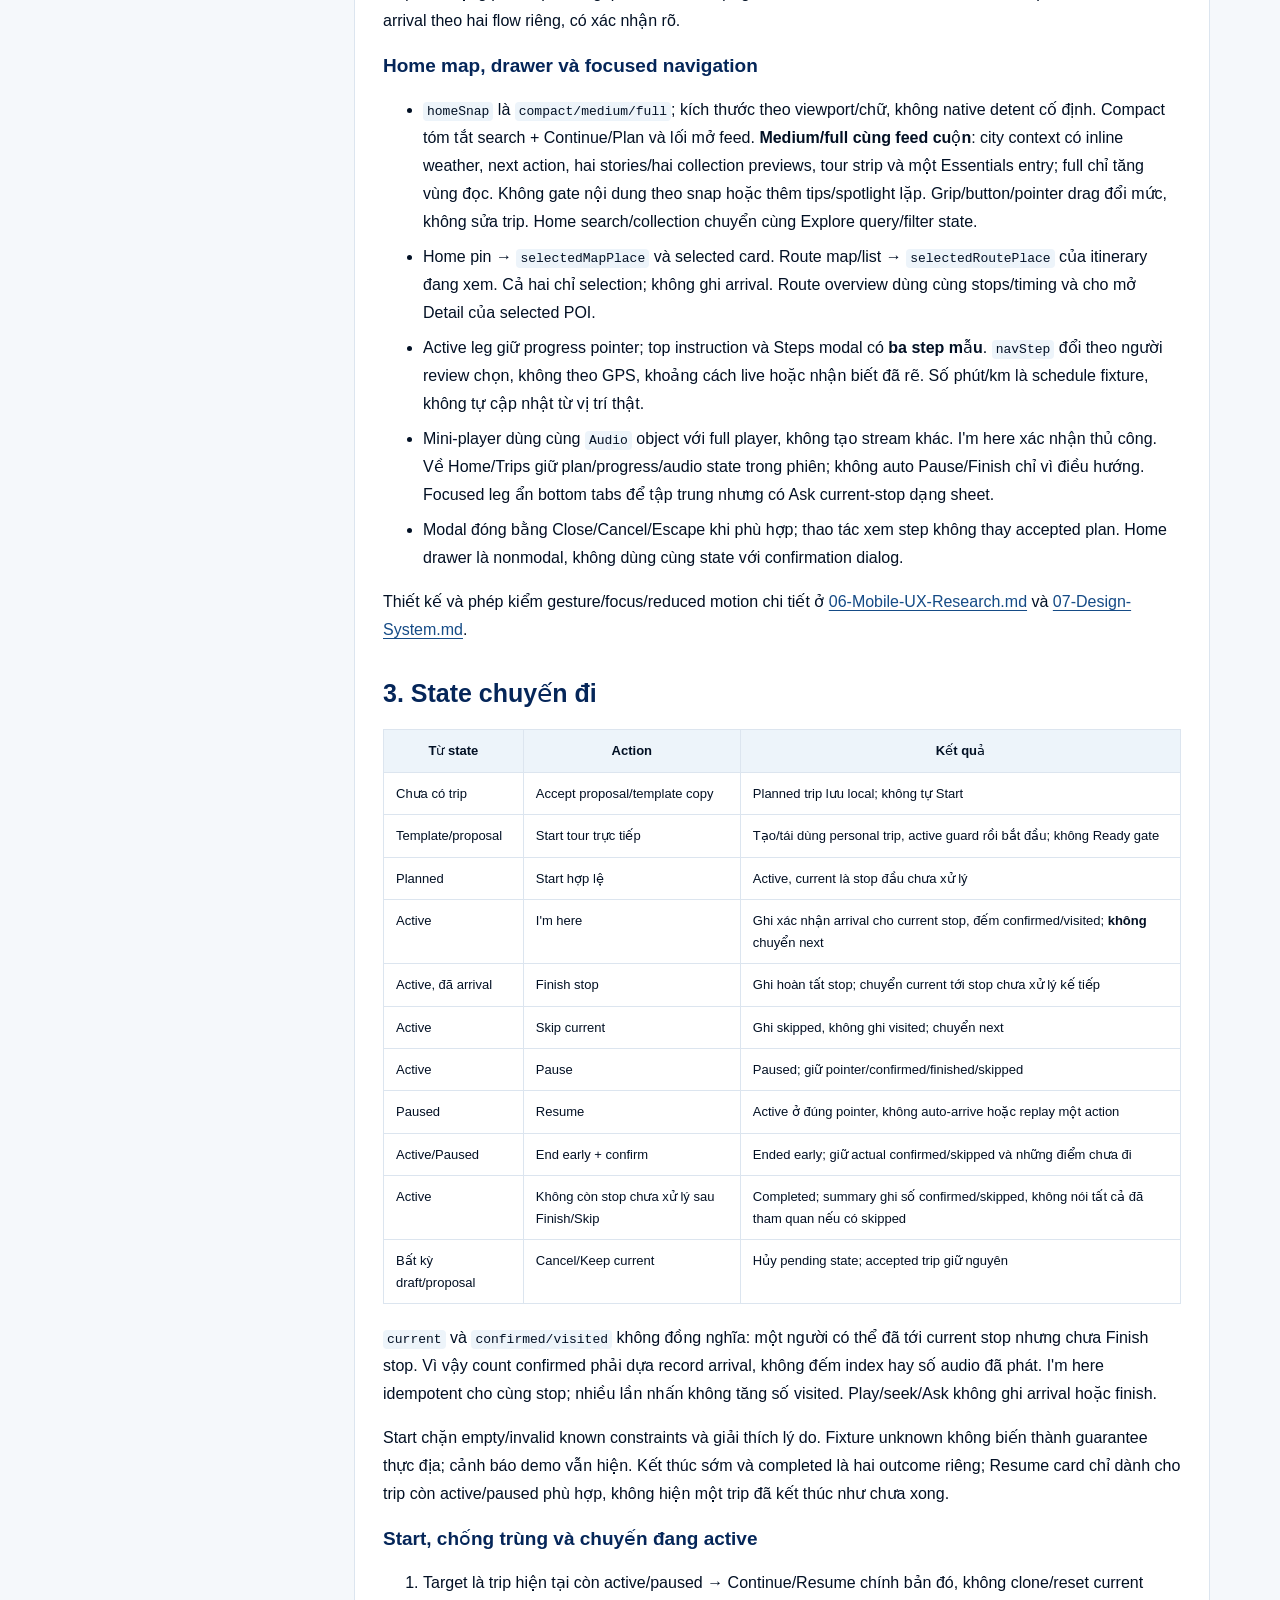
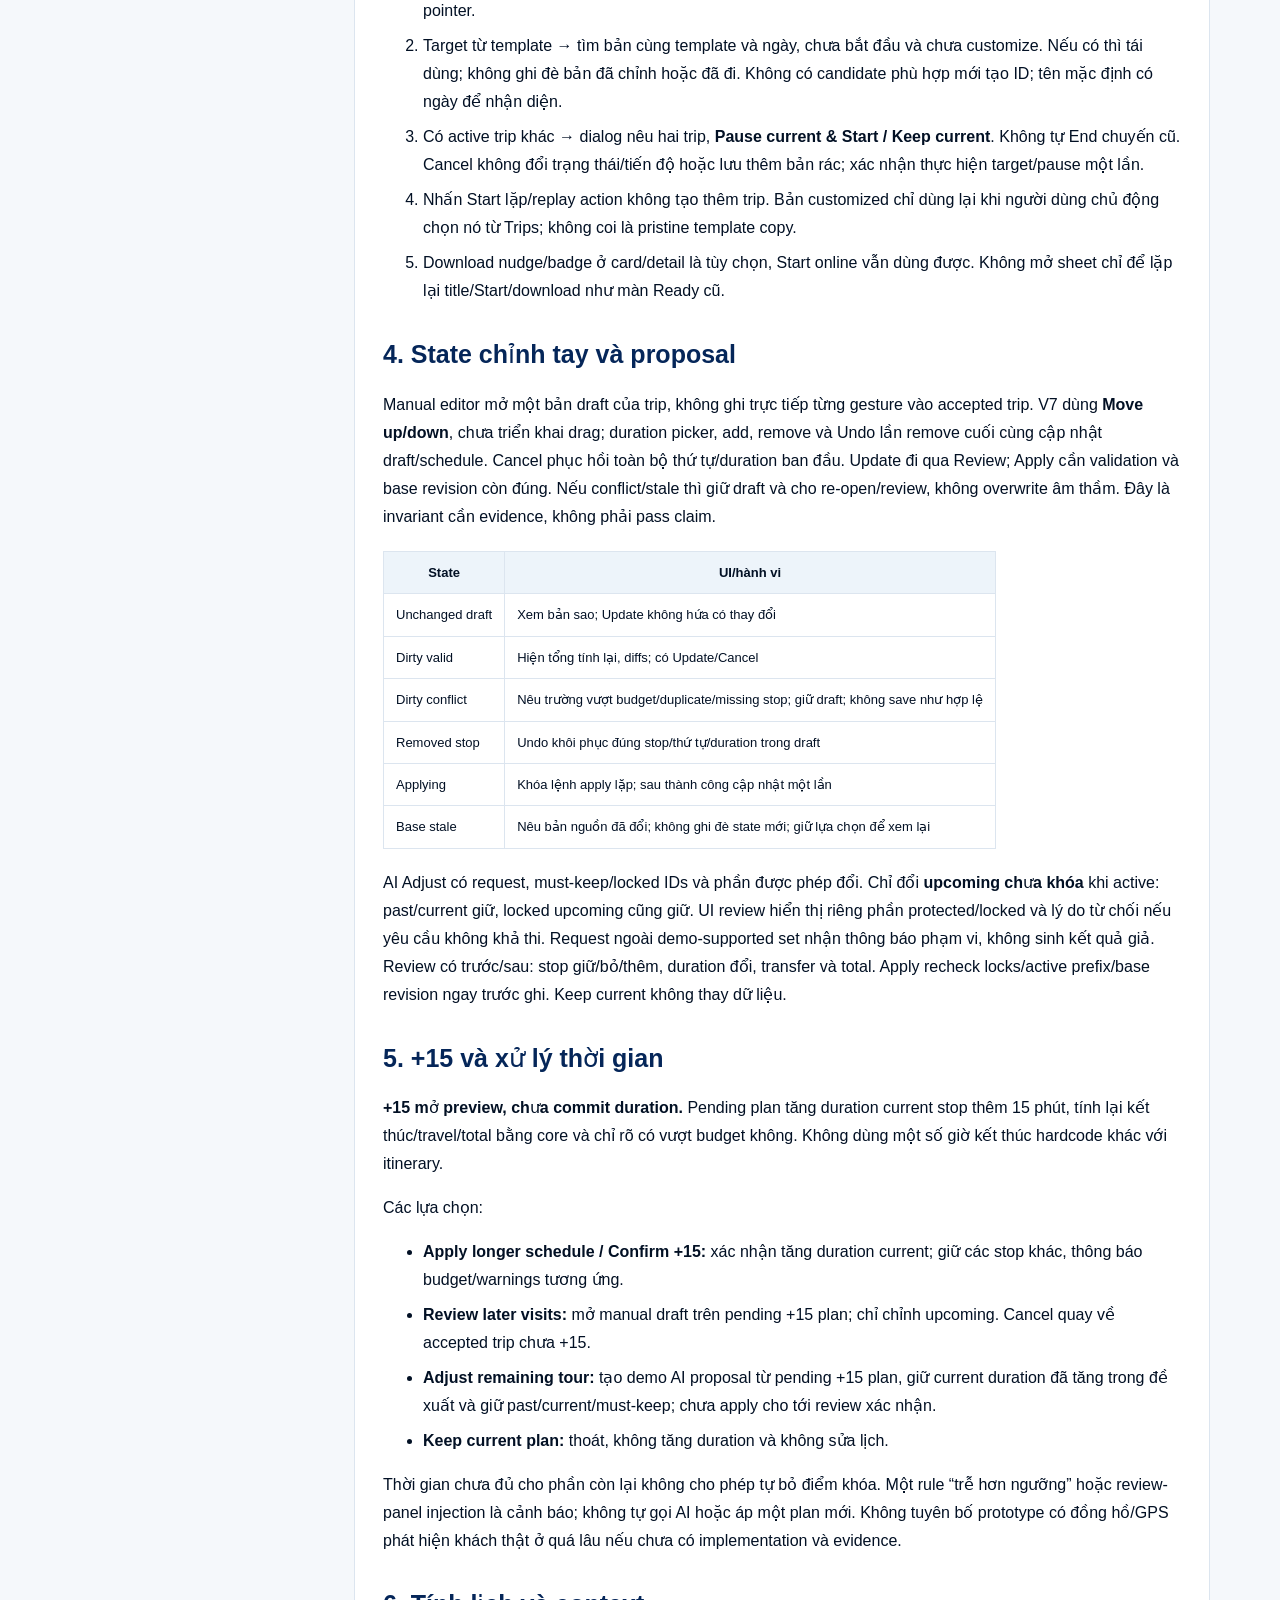
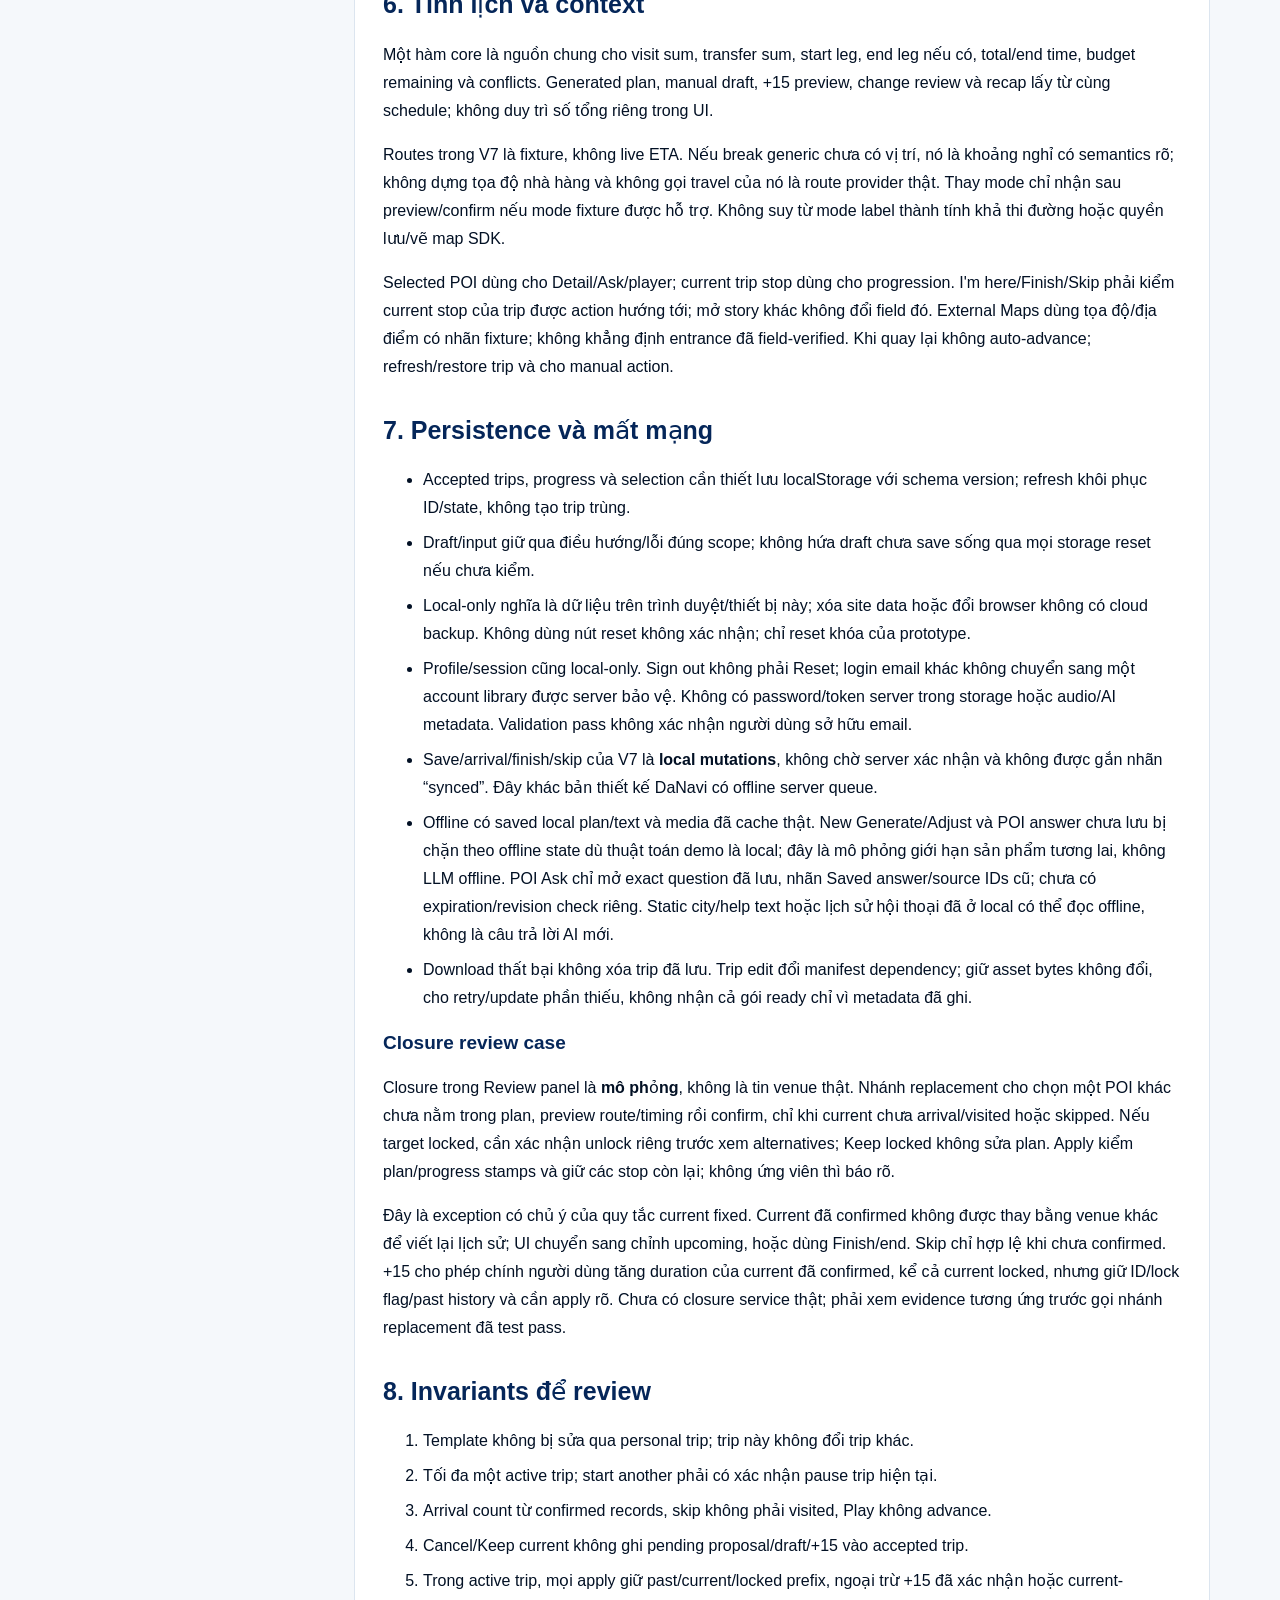
<file: Product-Handbook.html>
<!doctype html><html lang="vi"><meta charset="utf-8"><meta name="viewport" content="width=device-width,initial-scale=1"><title>GoNarra · Product & Design Handbook</title><style>
:root{font:16px/1.75 -apple-system,BlinkMacSystemFont,'Segoe UI',sans-serif;color:#021024;background:#f5f8fb;font-synthesis:none}
*{box-sizing:border-box}body{margin:0}a{color:#154b86;text-underline-offset:3px}a:focus-visible{outline:3px solid #d99a36;outline-offset:4px}
h1,h2,h3{line-height:1.23;color:#052659}h1{font-size:38px;letter-spacing:-1.3px}h2{font-size:25px;margin-top:34px}h3{font-size:19px}p{margin:0 0 16px}
.muted{color:#4a5c6a}.eyebrow{font-size:11px;font-weight:750;letter-spacing:1.8px;text-transform:uppercase;color:#4a6e88}
.shell{max-width:1200px;display:grid;grid-template-columns:244px minmax(0,1fr);gap:40px;margin:auto;padding:40px 30px}
aside{position:sticky;top:25px;align-self:start;max-height:calc(100dvh - 50px);overflow:auto}aside h2{margin-top:18px}aside a{display:block;font-size:13px;padding:7px 0;line-height:1.5}
aside .button{margin:9px 0 20px;padding:10px 16px;font-size:13px}aside hr{border:0;border-top:1px solid #dce5ef;margin:20px 0}
main{min-width:0}header{padding:10px 0 22px}header h1{margin:15px 0}section{padding:28px;background:#fff;border:1px solid #dce5ef;border-radius:22px;margin-bottom:30px;scroll-margin-top:24px}
section>h1{font-size:28px;margin-top:0}section h2:first-child{margin-top:0}table{display:block;width:100%;overflow:auto;border-collapse:collapse;font-size:13px;line-height:1.65;margin:20px 0}
th,td{border:1px solid #dce5ef;padding:10px 12px;vertical-align:top;min-width:110px}th{background:#edf4fa}pre{padding:18px;background:#edf4fa;border-radius:12px;overflow:auto}
code{font:13px/1.6 ui-monospace,SFMono-Regular,Consolas,monospace;background:#edf4fa;padding:2px 4px;border-radius:4px}pre code{padding:0;background:none}
blockquote{margin:20px 0;padding:13px 18px;border-left:4px solid #5483b3;background:#edf4fa}blockquote p:last-child{margin-bottom:0}img{display:block;max-width:100%;border-radius:15px}
li+li{margin-top:7px}.button{display:inline-flex;align-items:center;justify-content:center;min-height:46px;background:#052659;color:#fff;border-radius:13px;padding:11px 18px;text-decoration:none;font-weight:700;font-size:14px}
.button.secondary{color:#052659;background:#e9f1f9;border:1px solid #d4e2ed}.pill{display:inline-block;background:#dceffc;color:#244d72;border-radius:8px;padding:6px 10px;font-size:10px;font-weight:750;letter-spacing:1px;text-transform:uppercase}
.top{max-width:1160px;margin:auto;padding:45px 30px 35px}.projectbar{display:flex;justify-content:space-between;align-items:center;gap:20px;padding-bottom:32px}.wordmark{display:inline-flex;color:#052659;text-decoration:none}.wordmark img{display:block;width:146px;height:auto;border-radius:0}
.intro-grid{display:grid;grid-template-columns:minmax(0,1fr) 416px;gap:50px;align-items:start}.intro-grid h1{font-size:53px;line-height:1.07;letter-spacing:-1.9px;margin:20px 0}.intro-grid .lead{font-size:16px;line-height:1.8;max-width:520px;color:#4a5c6a}
.link-row{display:flex;gap:12px;align-items:center;flex-wrap:wrap;margin:21px 0}.swatches{display:flex;gap:8px;margin:27px 0}.swatches span{width:38px;height:38px;border-radius:13px;border:1px solid #02102409}
.callout{padding:16px 18px;border-radius:15px;background:#e9f1f8;color:#3a5970;font-size:13px;line-height:1.7}.preview-label{text-align:center;color:#4a6478;font-size:12px;margin:0 0 12px}
.iframewrap{width:416px;max-width:100%;border-radius:45px;overflow:hidden;box-shadow:0 20px 70px #0526591a;background:#fff;border:7px solid #021024}
iframe{display:block;border:0;width:402px;height:874px;background:#fff}.toc-grid{display:grid;grid-template-columns:repeat(2,minmax(0,1fr));gap:12px}.toccard{display:flex;gap:12px;align-items:flex-start;padding:17px;background:#fff;border:1px solid #dce5ef;border-radius:16px;color:#052659;text-decoration:none;font-size:14px;font-weight:650;line-height:1.5}
.toccard .num{display:grid;place-items:center;width:29px;height:29px;flex:none;background:#e9f1f9;border-radius:9px;font-size:12px}.toccard small{display:block;color:#526b7f;font-size:11px;font-weight:400;line-height:1.6;margin-top:4px}
.feature-grid{display:grid;grid-template-columns:repeat(3,minmax(0,1fr));gap:15px;margin:23px 0 7px}.feature{padding:18px;border-radius:18px;background:#f0f5fa;border:1px solid #e1e9f1}.feature .num{font-size:11px;letter-spacing:1px;color:#4c7190;font-weight:750}.feature h3{margin:9px 0;font-size:18px}.feature p{font-size:13px;color:#4a6478;line-height:1.7;margin:0}
.tabrow{display:grid;grid-template-columns:repeat(4,1fr);gap:8px;padding:7px;border:1px solid #dce7ef;background:#fff;border-radius:17px;margin:24px 0}.tabrow button{border:0;background:transparent;text-align:center;padding:9px 5px;border-radius:11px;font-weight:650;color:#395b77;font-size:12px;cursor:pointer;font-family:inherit;transition:all .15s ease}.tabrow button:hover{background:#f0f5fa;color:#052659}.tabrow button.active{background:#e9f1f9;color:#052659;font-weight:750}
.research{background:#052659;color:#fff;border-color:#052659}.research h2{color:#fff}.research a{color:#c1e8ff}.research p{color:#e0ecf7}.section-label{font-size:11px;letter-spacing:1.5px;text-transform:uppercase;color:#4b6c85;font-weight:750}.section-title{margin-top:9px}.foot{font-size:12px;color:#4a6478;padding-top:4px}
@media(max-width:900px){.intro-grid{gap:25px}.intro-grid h1{font-size:42px}.top{padding:28px 20px}.shell{gap:24px;padding:25px 20px;grid-template-columns:210px minmax(0,1fr)}}
@media(max-width:760px){.intro-grid{display:block}.intro-grid>div:last-child{margin-top:30px}.iframewrap{margin:auto}.top{padding:23px 16px}.intro-grid h1{font-size:40px;letter-spacing:-1.3px}.projectbar{padding-bottom:20px}.feature-grid{grid-template-columns:1fr}.toc-grid{grid-template-columns:1fr}.shell{display:block;padding:22px 16px}aside{position:relative;top:0;max-height:none;margin-bottom:25px}section{padding:20px}.projectbar .pill{font-size:9px;letter-spacing:.5px}}
@media(max-width:440px){.iframewrap{display:none}.preview-label{display:none}.intro-grid>div:last-child{display:none}}
@media print{aside,.button,.iframewrap,.preview-label,.projectbar{display:none}.shell,.intro-grid{display:block;padding:0}.top{padding:0}section{border:0;break-before:page;padding:0}table{display:table;font-size:10px}h1{font-size:26pt}a{color:inherit}.toc-grid,.feature-grid{display:block}}
</style>
<div class="shell"><aside><span class="pill">GoNarra V7 · cập nhật tại chỗ</span><h2>Product & design</h2><a href="index.html">← Tổng quan dự án</a><a class="button" href="prototype/index.html">Mở prototype ↗</a><a href="brand-assets.html">Copy logo / Brand assets ↗</a><hr><a href="#doc-1">GoNarra V7 — Sản phẩm và UX</a><a href="#doc-2">GoNarra V7 — Flow, state và bảo toàn dữ liệu</a><a href="#doc-3">GoNarra V7 — Hợp đồng AI, audio và offline</a><a href="#doc-4">GoNarra V7 — Kiểm chứng và bàn giao</a><a href="#doc-5">GoNarra V7 — Nội dung, nguồn và quyền sử dụng</a><a href="#doc-6">Nghiên cứu thực hành mobile UX</a><a href="#doc-7">GoNarra V7 — Design system</a><a href="#doc-8">Kết quả review và bàn giao</a><hr><a href="evidence/README.md">Cách đọc evidence</a><a href="evidence/browser-review.json">Quan sát browser</a></aside>
<main><header><p class="eyebrow">Hear stories. Discover your day.</p><h1>Một trải nghiệm liền mạch.<br>Mọi thay đổi có chủ đích.</h1><p class="muted">8 tài liệu về sản phẩm, luồng trạng thái, UI/UX mobile, AI, audio và offline. Thiết kế welcome ba bước, Home · Explore · AI Guide · Trips, nghe ngay tại Detail và Start trực tiếp trên source V7 hiện có.</p><p class="callout">Các quy tắc thiết kế và acceptance không tự là kết quả đã kiểm thử. Đọc thời điểm, phạm vi và hash trong evidence để phân biệt baseline với lần chạy trên source hiện tại.</p></header><section id="doc-1"><h1>GoNarra V7 — Sản phẩm và UX</h1>
<p>Cập nhật ngày <strong>23/10/2026</strong>, trực tiếp trên source V7 hiện có. Tài liệu mô tả thiết kế được chốt và các hành vi cần kiểm; chưa phải bằng chứng sản phẩm native, kết quả UAT hay xác nhận thị trường. UI dùng English; bộ tài liệu dùng tiếng Việt. Kết quả thực nằm trong <code>evidence/</code> và được giải thích ở <a href="#doc-4">04-Validation-Handoff.md</a>. Các kết quả trước đợt chỉnh UI không tự áp dụng cho source mới. Cơ sở UX ở <a href="#doc-6">06-Mobile-UX-Research.md</a>, tokens/layout ở <a href="#doc-7">07-Design-System.md</a>.</p>
<h2>1. Sản phẩm được chốt</h2>
<p><strong>GoNarra cho khách chọn một tour chuẩn bị sẵn hoặc tạo một ngày khám phá theo sở thích, tự chỉnh lịch và nghe/hỏi về địa điểm qua cùng một thư viện câu chuyện.</strong> Không bắt tạo tour để mở một story.</p>
<p>Ba cửa vào dùng chung dữ liệu và player:</p>
<table>
<thead>
<tr>
<th>Hoàn cảnh</th>
<th>Cửa vào</th>
<th>Kết quả đầu tiên</th>
</tr>
</thead>
<tbody><tr>
<td>Muốn một hành trình biên tập sẵn</td>
<td>Home/Explore → Tour detail → Start tour</td>
<td>Tạo hoặc dùng lại bản cá nhân thích hợp, bắt đầu trực tiếp; Save for later là lựa chọn phụ</td>
</tr>
<tr>
<td>Đã có lựa chọn hoặc cần một ngày riêng</td>
<td>Home Plan my day 2h/4h/6h hoặc AI Guide → quick form → proposal</td>
<td>Một lịch demo có thể chỉnh, khóa điểm cần giữ, xem trước rồi nhận</td>
</tr>
<tr>
<td>Đã ở điểm hoặc chỉ muốn nghe</td>
<td>Search/Explore/Story library → Place/story</td>
<td>Nghe, đọc transcript hoặc Ask theo POI; không trip/GPS/account</td>
</tr>
</tbody></table>
<p>Phân khúc làm việc: khách tự khám phá Đà Nẵng, đọc/nghe English, muốn vừa chủ động lịch vừa hiểu nơi ghé. Đây là giả thuyết; chưa có interview để xác nhận nhu cầu, tần suất hay willingness-to-pay. V7 hỗ trợ một ngày; phương tiện chính là <strong>car/taxi passenger</strong>. Walking là fixture so sánh nếu có dữ liệu tương ứng, không phải chứng minh route đi bộ đã khảo sát.</p>
<h2>2. Thay đổi có chủ đích từ V6</h2>
<table>
<thead>
<tr>
<th>V6</th>
<th>Quyết định V7</th>
</tr>
</thead>
<tbody><tr>
<td>Mô phỏng hướng dẫn từng chặng trong app, ba nhóm phương tiện/driver</td>
<td>Tập trung car passenger; trong app có map/chặng và các bước chỉ dẫn mẫu. Google Maps là hỗ trợ tùy chọn khi cần chỉ đường thật. Không GPS/SDK turn-by-turn hoặc driver experience thật trong đợt chỉnh UI này.</td>
</tr>
<tr>
<td>AI generate/refine là local rules; Ask chưa được thể hiện</td>
<td>Có tab AI Guide riêng và Ask theo ngữ cảnh dạng sheet. Cùng engine demo bounded/local rules và câu mẫu có nguồn, fallback ngoài phạm vi; chưa LLM/RAG live.</td>
</tr>
<tr>
<td>Download chỉ đổi trạng thái mẫu, không có file</td>
<td>Tải asset thật bằng Cache API/service worker khi phục vụ qua localhost/HTTPS; manifest kiểm trạng thái. Gói có gì được ghi đúng theo asset thực.</td>
</tr>
<tr>
<td>My Trips/localStorage</td>
<td>Giữ guest/local-first, nhiều trip và tối đa một active. Bổ sung Profile/login UI tự chọn dạng local demo; chưa server authentication, account ownership hoặc cloud sync.</td>
</tr>
<tr>
<td>Màn và dữ liệu tình huống lỗi</td>
<td>Giữ các case riêng trong Review panel; tách rõ khỏi lỗi provider/GPS thật.</td>
</tr>
</tbody></table>
<p>Các giới hạn này là thay đổi scope để có lát cắt chạy được, không phải kết luận V6 đã triển khai sai. Không áp lại gate đăng nhập hay car-only PRD DaNavi cũ như một yêu cầu ngầm.</p>
<h2>3. Inventory màn hình và supporting surfaces</h2>
<p>ID dưới đây phục vụ trace review, không yêu cầu một URL/file riêng cho mỗi màn. Màn dài có thể cuộn; sheet không được tính thành một app độc lập.</p>
<table>
<thead>
<tr>
<th>ID</th>
<th>Màn/cụm</th>
<th>Hành động chính</th>
<th>Trạng thái cần có</th>
</tr>
</thead>
<tbody><tr>
<td>UX01</td>
<td>Home map + persistent drawer</td>
<td>Xem city context; Continue hoặc Plan my day; khám phá nội dung</td>
<td>Compact là tóm tắt; medium/full cùng feed cuộn đủ inline weather, next action, hai stories/hai collection previews và tour strip; snap chỉ đổi chiều cao; một entry Essentials</td>
</tr>
<tr>
<td>UX02</td>
<td>Explore list/search results</td>
<td>Tìm, lọc và mở tour/POI/story</td>
<td>Một search state dùng chung; nhận query từ Home; số kết quả, active filter/clear, collection và empty state có đường phục hồi</td>
</tr>
<tr>
<td>UX03</td>
<td>Ready-made tours</td>
<td>Chọn template</td>
<td>Nội dung mẫu, mode/ngôn ngữ/phạm vi rõ</td>
</tr>
<tr>
<td>UX04</td>
<td>Tour detail</td>
<td>Hiểu lịch/độ phù hợp rồi Start; Save for later; một Edit</td>
<td>Overview, visit/transfer/time budget, stop sequence, điều đã gồm/chưa gồm, chuẩn bị và download status; template bất biến, Start không bị chặn bởi download</td>
</tr>
<tr>
<td>UX05</td>
<td>Place detail</td>
<td>Hiểu điểm đến, Listen tại chỗ; About/Story; Add; Ask</td>
<td>Hero; lý do ghé/điều nên chú ý/thời gian gợi ý, practical notes, nguồn và chưa verified; transcript; current trip/player độc lập</td>
</tr>
<tr>
<td>UX06</td>
<td>Story browsing trong Explore</td>
<td>Chọn story/POI trực tiếp</td>
<td>Không thêm CTA thư viện trùng; không đổi trip đang đi; transcript fallback</td>
</tr>
<tr>
<td>UX07</td>
<td>Quick planning form</td>
<td>Chọn 2h/4h/6h; start/time/mode, mở thêm khi cần</td>
<td>Required fields và defaults rõ; inputs giữ; không ép chat thay form</td>
</tr>
<tr>
<td>UX08</td>
<td>Preferences</td>
<td>Interests/pace/must-keep</td>
<td>Không tìm thấy candidate; không hứa facts thiếu</td>
</tr>
<tr>
<td>UX09</td>
<td>Generating</td>
<td>Chờ demo/hủy/thử lại</td>
<td>Local demo label; lỗi giả lập; không kết quả rỗng giả thành thành công</td>
</tr>
<tr>
<td>UX10</td>
<td>Proposal/Itinerary</td>
<td>Xem schedule/reasons inline; một Edit; Start/Save</td>
<td>Valid/conflict/unknown; preview trước Apply; chưa overwrite bản cũ</td>
</tr>
<tr>
<td>UX11</td>
<td>Manual editor</td>
<td>Add/remove/move/duration/undo</td>
<td>Draft, cancel phục hồi, vượt time budget</td>
</tr>
<tr>
<td>UX12</td>
<td>Adjust request</td>
<td>Nhập mục tiêu; chọn locked places</td>
<td>Chỉ hỗ trợ demo requests công bố; giữ current/past</td>
</tr>
<tr>
<td>UX13</td>
<td>Review changes</td>
<td>Apply/Keep current</td>
<td>Trước/sau, travel/visit/total; stale revision</td>
</tr>
<tr>
<td>UX14</td>
<td>Start action, không màn Ready bắt buộc</td>
<td>Start hoặc xử lý active trip khác</td>
<td>Pause &amp; Start / Keep; không tự End; không tạo trip trùng khi nhấn lại; download tùy chọn</td>
</tr>
<tr>
<td>UX15</td>
<td>Focused active leg map</td>
<td>Steps; mini-player; I&#39;m here; Ask sheet</td>
<td>Ẩn tab bar chỉ ở focused mode; ba chỉ dẫn mẫu; Maps phụ; pause/skip/end qua options</td>
</tr>
<tr>
<td>UX16</td>
<td>Arrival</td>
<td>Story/player/transcript; About; Ask sheet</td>
<td>Arrival khác Finish stop; +15 preview; missing audio</td>
</tr>
<tr>
<td>UX17</td>
<td>My Trips</td>
<td>Tiếp tục hoặc quản lý lịch đã lưu</td>
<td>Overview số trip/progress thực, next action theo status, Planned/paused/active/completed/ended early, downloads/favorites và empty state hữu ích</td>
</tr>
<tr>
<td>UX18</td>
<td>Downloads</td>
<td>Tải/refresh/remove theo trip; export JSON</td>
<td>Actual bytes/items; failed/update-needed/unavailable; JSON không chứa audio bytes</td>
</tr>
<tr>
<td>UX19</td>
<td>Recap</td>
<td>Xem visited/skipped/not visited</td>
<td>Completed khác ended early; đếm xác nhận thực</td>
</tr>
<tr>
<td>UX20</td>
<td>Profile từ header Home → Settings riêng &amp; Review panel</td>
<td>Profile/guest; playback speed; reduced motion; Replay; downloads/about/privacy</td>
<td>Không thêm bottom tab; settings có tác dụng thật trong browser; fault tools chỉ review mode</td>
</tr>
<tr>
<td>UX21</td>
<td>Welcome ba bước</td>
<td>Hear stories → Discover → AI plan; Next/Back/Skip/Start</td>
<td>Bỏ qua được; lưu onboarded; replay từ Settings; không auth/GPS/download gate</td>
</tr>
<tr>
<td>UX22</td>
<td>Route overview</td>
<td>Chọn pin/list/card; xem route</td>
<td>Map toàn vùng nội dung + drawer ba mức; selection không ghi arrival</td>
</tr>
<tr>
<td>UX23</td>
<td>AI Guide tab và contextual Ask sheet</td>
<td>Hỏi trong scope Da Nang / POI / Current trip; tạo/chỉnh lịch</td>
<td>Quick-plan và câu hỏi phù hợp context, capability disclosure; không task grid lặp; sheet giữ origin; preview trước thay đổi</td>
</tr>
<tr>
<td>UX24</td>
<td>Profile</td>
<td>Xem/sửa profile local; xem hoạt động, Settings, login/signup hoặc Sign out</td>
<td>Counts từ state thực, lối về trips/favorites/downloads; guest dùng đầy đủ, signout giữ dữ liệu; không giả cloud/account security</td>
</tr>
<tr>
<td>UX25</td>
<td>Login / Sign up</td>
<td>Nhập form có validation và mở demo session</td>
<td>UI demo local; không xác thực danh tính qua server; password không lưu/truyền; không social OAuth giả</td>
</tr>
<tr>
<td>UX26</td>
<td>Forgot / Reset password</td>
<td>Xem flow phục hồi và nhập lại form demo</td>
<td>Không email được gửi, không reset tài khoản thật/token server; trạng thái nói đúng local demo</td>
</tr>
<tr>
<td>UX27</td>
<td>Weather/day brief</td>
<td>Đọc forecast Đà Nẵng; mở chi tiết/refresh khi cần</td>
<td>Nguồn Open-Meteo, vị trí cố định, forecast time/update time, units và loading/stale/unavailable; không số mẫu lấp lỗi, không tự đổi tour</td>
</tr>
</tbody></table>
<p>Supporting surfaces: nguồn, duration picker, chọn/add place, move menu, xác nhận remove/undo, +15/time warning, Steps, pause/end/start-another confirmation, change preview và lỗi tải. Mỗi tác vụ phải có đường hủy/quay lại giữ input thích hợp. Home drawer là persistent/nonmodal, không phải modal dialog; sheet xác nhận/Steps là tương tác riêng, không chồng nhiều modal.</p>
<h2>4. Nguyên tắc tương tác</h2>
<ul>
<li>Giữ navy/ice/slate; bổ sung collage ảnh du lịch, hero/gallery và map phía sau white sheet theo ảnh reference người dùng gửi. Welcome kể lợi ích nghe chuyện trước, khám phá kế tiếp, AI lập ngày cuối cùng. Không đưa pricing/rating/flight/hotel từ ảnh reference vào app khi chưa có dữ liệu/chức năng tương ứng. Ảnh kế thừa là minh họa, không xác nhận media rights hay entrance.</li>
<li>Frame review có <strong>402×874 vùng logical bên trong</strong>; device border/chrome là phần trình bày prototype. Export ở 3× là 1206×2622 cho vùng nội dung; không chụp outer frame rồi gọi cùng kích thước. Native cần safe-area thật; browser hẹp responsive và không dùng khung desktop.</li>
<li>Search, named start anchors và Play không cần location. V7 hiện <strong>không gọi geolocation</strong> và không geocode địa chỉ nhập tự do. Location screen/review states chỉ giải thích manual path; không là permission/GPS thật. Nếu thêm browser/native API sau này chỉ xin đúng action, không lúc mở app.</li>
<li>Một chuyến có nhiều stop nhưng chỉ một current stop. Mở story/Ask của POI khác không đổi stop hiện tại.</li>
<li>Chủ động Play POI khác tạm dừng bài cũ, nhớ vị trí từng bài rồi phát bài mới bằng cùng một Audio object. Chip Return to current stop chỉ đưa về đúng current context, không tự phát lại bài cũ; audio kết thúc không auto-resume bài khác hoặc advance trip.</li>
<li>Manual edits dùng thao tác trực tiếp; không gọi AI chỉ để kéo thứ tự, đổi duration hay +15. AI xử lý mục tiêu bằng đề xuất, không tự ghi dữ liệu.</li>
<li>Proposal, editor draft và +15 đều phải thể hiện cái gì chưa áp dụng. Cancel/Keep current không làm mất bản đã chấp nhận.</li>
<li>Arrival xác nhận đã tới; <strong>Finish stop</strong> mới chuyển sang stop kế. Skip không được tính là visited. Pause không complete và không tự thay vị trí.</li>
<li>Tour template gốc bất biến. Start/customize tạo hoặc mở bản cá nhân. Start tái dùng bản cùng template/ngày chưa bắt đầu và chưa chỉnh; không ghi đè bản đã customize. Tên mặc định có ngày; nhấn Start lặp không sinh thêm bản. Nếu có trip active khác, chỉ Pause &amp; Start sau xác nhận; Keep giữ nguyên cả hai.</li>
<li>Không ép mọi người nghe theo thứ tự hay tạo trip. Library/Detail luôn có direct playback/transcript; quay về vẫn giữ trip đang đi.</li>
<li>Home map dùng pin ảnh và selected card, drawer đổi ba mức bằng grip/tap và pointer drag. Compact tóm tắt search + Continue/Plan, có lối mở rõ. <strong>Medium/full cùng feed cuộn</strong>, không gate tour: weather ngắn gắn city context → Continue/Plan → hai story cards → hai collection previews → hai tour trong strip gọn → một entry Essentials. Không thêm story spotlight, hàng tips chung hoặc footer trang trí lặp. Full tăng vùng đọc; Explore giữ catalog và cả ba collections. Map/snap vẫn cần UAT.</li>
<li>Tabs chính <strong>Home · Explore · AI Guide · Trips</strong>. AI thay Plan, không thêm tab thứ năm; lịch/edit ở Trips. Profile là icon trên header Home, Settings là màn riêng bên trong Profile; có Replay welcome và Downloads. Ask từ Detail/leg mở sheet trên màn gốc. Focused leg có Ask current-stop dù tab bar ẩn; Steps chỉ đổi demo instruction selection, không tự chuyển progress.</li>
<li>Root Explore/AI Guide/Trips không lặp tên tab trong một top bar riêng phía trên nội dung. Bottom tabs vẫn đủ icon + label; heading nội dung có ích vẫn giữ. Các màn con vẫn có Back/title theo task, focused navigation giữ gọn.</li>
<li>Weather dùng nguồn forecast thật cho <strong>Đà Nẵng</strong>, không suy vị trí người dùng từ map. Giá trị có units, nguồn và thời điểm; current conditions của provider là model, không trạm quan trắc tại POI. Loading/error/stale phải đọc được; không thay lỗi bằng nhiệt độ mẫu. Thời tiết là thông tin để quyết định, không tự thay itinerary, hứa biển an toàn hoặc xác nhận venue mở.</li>
</ul>
<h3>Nội dung phong phú nhưng có thứ bậc</h3>
<p>Mỗi màn phải trả lời một quyết định cụ thể trước, rồi mới cung cấp chiều sâu. Không tăng số nút chính chỉ để làm app trông nhiều chức năng.</p>
<table>
<thead>
<tr>
<th>Màn</th>
<th>Câu hỏi cần trả lời ngay</th>
<th>Chiều sâu bằng nội dung/thao tác phụ</th>
</tr>
</thead>
<tbody><tr>
<td>Home</td>
<td>Hôm nay ở Đà Nẵng thế nào và nên làm gì tiếp?</td>
<td>Inline weather gắn city context; Resume/Plan ưu tiên theo state; hai stories/hai collections/tour strip, một Essentials entry</td>
</tr>
<tr>
<td>Explore</td>
<td>Những lựa chọn nào hợp điều mình tìm?</td>
<td>Category/collection có ý nghĩa, metadata về thời gian/story, số kết quả, Clear filters và đường mở Detail</td>
</tr>
<tr>
<td>Place</td>
<td>Vì sao ghé và ở đây làm gì?</td>
<td>Hai highlights khác ý, practical facts chính không lặp duration; visit rhythm/tips/etiquette/source qua disclosure; About/Story và nghe tại trang</td>
</tr>
<tr>
<td>Tour/proposal</td>
<td>Lịch này có hợp ngày của mình không?</td>
<td>Stops có thứ tự, visit/transfer breakdown, thời gian dư/thiếu từ core, lý do chọn, nội dung gói và chuẩn bị</td>
</tr>
<tr>
<td>Trips</td>
<td>Chuyến nào cần tiếp tục, xem lại hoặc chuẩn bị?</td>
<td>Next stop/progress/status thực; active card rõ, nhóm planned/history, downloads và favorites</td>
</tr>
<tr>
<td>AI Guide</td>
<td>Mình có thể nhờ gì và đang hỏi về đâu?</td>
<td>Quick-plan + hai câu hỏi city ngắn, context chip/capability disclosure; weather là entry ngữ cảnh, không thêm task grid; preview/diff/Apply riêng</td>
</tr>
<tr>
<td>Profile/Settings</td>
<td>Dữ liệu/cài đặt nào đang thuộc thiết bị này?</td>
<td>Hoạt động thật từ state; shortcuts và nhóm settings có effect, giải thích local demo trong About/privacy</td>
</tr>
</tbody></table>
<p>City notes và collections là biên tập của prototype, không recommendation cá nhân hóa hoặc tin live. Thời lượng chuyến từ core; audio duration từ file metadata; không dùng chung một con số cho hai ý nghĩa. Chi tiết operational không có nguồn hiện hành được ghi chưa xác minh trong đúng section, tránh banner cảnh báo lặp trên mọi card.</p>
<p>Nguyên tắc chốt sau review là <strong>thêm đúng thông tin cần cho quyết định, bỏ phần lặp</strong>, không kéo dài mọi trang. Weather Home là dòng ngắn hòa vào city context: temperature/condition/rain của giờ, valid time và source; forecast đầy đủ mở màn chi tiết. Khi rain probability giờ hiện tại ≥50% có thể gợi ý xem Museum bằng action rõ, không tự thay itinerary hoặc hứa venue đang mở. Không dùng weather card lớn như widget được ghép thêm chỉ để lấp màn.</p>
<p>Review panel/fault tools chỉ hiện khi thêm <code>?review=1</code> vào URL. Profile → Settings mặc định ưu tiên playback speed, reduced motion, replay welcome, downloads và thông tin/privacy của build; không lẫn fault toggles với tùy chỉnh du lịch. Review không phải sandbox bất biến: một số case tạo review trip, thay request form hoặc pause trip active và lưu trong khóa V7. Dùng browser profile test riêng hoặc export plan trước seed. Reset demo data khác Sign out: Reset chỉ dữ liệu/cache V7; Sign out chỉ đóng demo session, không xóa trips/downloads.</p>
<h2>5. Nội dung và audio</h2>
<p>POI, story, template và personal trip là các đối tượng riêng. Hai loại tour tham chiếu cùng story library; thay route/thời lượng không sinh lại bài kể. Bữa trưa generic là một break, không phải nhà hàng đã xác minh.</p>
<p>Script/nguồn và tình trạng từng asset được mô tả ở <a href="#doc-5">05-Content-Sources.md</a>. Bundle hiện có năm WAV sample cho Cathedral/Museum/Beach/Mountain/Bridge, giọng hệ thống Samantha tạo trước; lunch không có audio. Đây là <strong>synthetic audio sample</strong>, không live AI voice, human narration, production-reviewed hay public/commercial rights đã xác minh. Player đọc file thực; thiếu/lỗi file thì dùng transcript và trạng thái lỗi, không chạy progress giả. File tồn tại không thay evidence đã nghe/đã kiểm player.</p>
<p>Download theo <strong>personal trip</strong>: tour card/detail có badge trạng thái và action một chạm; action template chỉ chuẩn bị/tái dùng bản cá nhân rồi tải, không Start. Start luôn có gợi ý tải nhẹ, không một Ready/download gate. Quản lý dung lượng/xóa/cập nhật gói nằm ở Trips → Downloads. Chưa có package riêng cho một POI ở Place detail. Story đã cache qua trip nghe được độc lập; playback online không cần trip. Download gồm audio/ảnh/tour info theo manifest, không street map hoặc AI mới.</p>
<p>Asset hiện có chỉ một ảnh phù hợp mỗi POI. Detail dùng hero lớn thật; hướng gallery ngang được giữ cho khi có thêm media đủ nguồn, không nhân một ảnh thành nhiều thumbnail hoặc lấy ảnh venue khác làm góc chụp. Giá/rating trong ảnh reference không trở thành dữ liệu sản phẩm; weather chỉ lấy qua provider riêng, không từ mockup.</p>
<p>GPS không biết khách đang nhìn gì. Story mô tả đối tượng bằng tên/ảnh hoặc điều kiện rõ như “nếu bạn đang nhìn mặt tiền trong ảnh”. Không khẳng định “bên trái/trước mặt bạn” từ GPS đơn lẻ. Giờ/giá/entrance chưa xác minh giữ nhãn chưa xác minh; không gán từ nguồn cũ thành facts live.</p>
<h2>6. Ranh giới prototype</h2>
<p>V7 cần chứng minh browser interactions, tính lịch thống nhất, bảo toàn draft/proposal/current stop, local persistence, media playback khi có file, caching có kiểm tra và Ask demo theo nguồn. Chưa chứng minh native GPS/background/audio focus, turn-by-turn SDK, live LLM, đồng bộ cloud, booking/payment, quyền ảnh hay tính khả thi thực địa của fixture.</p>
<p>Profile/auth screens là <strong>local UI demo</strong>, chưa tạo tài khoản thật, chưa thanh toán hoặc gọi model trong background. Password chỉ dùng kiểm form trong phiên, không persist/truyền đi; không gọi một demo session là đăng nhập được bảo mật, không giả gửi email hoặc social OAuth. Guest luôn có thể khám phá/nghe/lập/lưu tour. Mọi số thời gian/tổng stop/tình trạng itinerary lấy từ state/core; không hardcode tổng khác trong screenshot/docs. Một màn đẹp hoặc JSON test không chứng minh PMF hay khả năng xuất bản app store.</p>
<p class="muted"><a href="docs/01-Product-UX.md">Xem nguồn Markdown ↗</a></p></section><section id="doc-2"><h1>GoNarra V7 — Flow, state và bảo toàn dữ liệu</h1>
<p>Hợp đồng cập nhật ngày <strong>23/10/2026</strong>, cùng source V7. Tên dưới đây mô tả ý nghĩa dữ liệu; property thực trong <code>prototype/core.js</code>/<code>app.js</code> là nguồn để debug. Giữ các invariant và acceptance dưới đây; không gọi kết quả kiểm thử là đã đạt chỉ vì có mô tả.</p>
<h2>1. Các đối tượng không được gộp</h2>
<table>
<thead>
<tr>
<th>Đối tượng</th>
<th>Dữ liệu tối thiểu/ý nghĩa</th>
</tr>
</thead>
<tbody><tr>
<td>Place</td>
<td>Stable ID, name/aliases, category/tags, source IDs, facts/review state; tọa độ fixture có nhãn. Generic break không có entrance giả.</td>
</tr>
<tr>
<td>Story</td>
<td>ID, POI ID, title, transcript/script revision, source IDs, audio asset nếu có, audio/review status.</td>
</tr>
<tr>
<td>Template</td>
<td>ID/version, ordered stop IDs/durations, mode và mô tả; bản gốc bất biến.</td>
</tr>
<tr>
<td>Personal trip</td>
<td>Unique ID, name/origin/template reference, start/end/time budget/mode/preferences/must-keep, stops, revisions, status/current pointer và arrival/finish/skip records.</td>
</tr>
<tr>
<td>Editor draft</td>
<td>Trip/proposal nguồn, base revision, bản copy đang sửa, một last-removed-stop Undo, validation state. Không chính là accepted trip.</td>
</tr>
<tr>
<td>Change proposal</td>
<td>Trip nguồn và base revision, pending changes, reasons, before/after schedule, conflicts; chỉ apply khi người dùng xác nhận và base còn phù hợp.</td>
</tr>
<tr>
<td>App selection</td>
<td>Trip đang xem, active trip, selected POI/story/tab. Selection để đọc không phải progression.</td>
</tr>
<tr>
<td>Download manifest</td>
<td>Trip reference/plan snapshot, plan/content revision, required asset URLs, total bytes và thời điểm save. Không chỉ một boolean downloaded; badge hiện dựa revision metadata.</td>
</tr>
<tr>
<td>Ask result</td>
<td>Selected POI, normalized exact question, response/source IDs và demo/fallback label. Saved answer có nhãn Saved answer; hiện chưa lưu timestamp/content revision cho từng answer.</td>
</tr>
<tr>
<td>AI entry context</td>
<td>Scope city/POI/current trip, ID tương ứng, màn mở sheet và state cần trở lại. Mở hội thoại không đổi trip/current hoặc tự apply.</td>
</tr>
<tr>
<td>Audio session</td>
<td>Một Audio object; POI/story đang nghe, vị trí nghe của từng story và playback status. Độc lập với trip progression; navigation/back không phải lệnh Play.</td>
</tr>
<tr>
<td>Demo identity/session</td>
<td>Profile/name/email và trạng thái session local; không mật khẩu, credential verifier, server token hoặc quyền sở hữu cloud. Guest và demo signed-in dùng cùng local trips.</td>
</tr>
<tr>
<td>User settings</td>
<td>Playback speed và reduced-motion preference local; tác động audio/CSS thực, không gọi API ngoài. Replay/about/privacy/downloads là entry riêng.</td>
</tr>
</tbody></table>
<p>V7 giữ nhiều personal trips. Template/library dùng chung, nhưng sửa một trip không lan sang trip khác. Chỉ một trip active toàn app; bắt đầu trip khác cần dialog xác nhận pause trip cũ. Cancel dialog giữ nguyên cả hai.</p>
<h3>Interface core hiện có để bàn giao</h3>
<p><code>GN_DATA.places</code> dùng IDs <code>cathedral</code>, <code>museum</code>, <code>lunch</code>, <code>beach</code>, <code>mountain</code>, <code>bridge</code>; start fixture là <code>river</code> hoặc một POI có tọa độ, không dùng lunch làm start. Đây là năm POI được đặt tên và một break, không phải sáu địa điểm đã xác minh. Templates <code>river-coast</code> và <code>slow-coast</code> là fixture, chưa field-test.</p>
<pre><code class="language-text">plan = { id, title, revision, date, startId, startMinutes, budget,
         mode, endMode, stops: [{ id, duration, locked }] }
schedule(plan) -&gt; { stops[{ arrival, departure, travelMinutes, distanceKm, ... }],
                    totalMinutes, finishMinutes, overBudget, travelMinutes,
                    visitMinutes, returnMinutes, returnDistanceKm, distanceKm,
                    routeKind: &#39;demo-fixture&#39;, hoursStatus: &#39;unverified&#39; }
generate({ ...requirements, interests, pace, mustVisit })
  -&gt; { ok: true, plan, explanations } hoặc { ok: false, reason, requiredMinutes? }
adjust(plan, { intent, lockedIds, preserveIds })
  -&gt; { ok: true, plan, changes, explanations } hoặc { ok: false, reason, ... }
validate(plan) -&gt; danh sách lỗi; [] chỉ có nghĩa hợp lệ theo fixture/rules
</code></pre>
<p>Core giới hạn bốn stops, tính cả break nếu được chọn; generation cần ít nhất hai stops. <code>endMode</code> hiện là <code>last</code> hoặc <code>start</code>, không geocode một địa chỉ tùy ý. Date/time window trong cùng ngày; duration min theo POI, max 180 phút/stop, budget 1–720 phút trong validation. Đây là giới hạn implementation demo, không phải tiêu chuẩn du lịch. Core không tự lưu trip, không gọi model/maps/GPS và không quản lý player/Cache API; app layer chịu các phần đó.</p>
<h3>Mapping app storage hiện tại</h3>
<p><code>localStorage[&#39;gonarra-v7-review&#39;]</code> chứa <code>{ version: 7, trips, favorites, packages, req, answers, onboarded }</code>, bổ sung <code>audioPositions</code>, <code>aiConversations</code>, <code>settings</code> và <code>account/session</code> demo khi sử dụng tính năng mới. <code>settings</code> mặc định speed 1/reducedMotion false; thiếu field mới không reset trip cũ. <code>account</code> chỉ name/email; <code>session</code> active/demo, không password hoặc server token. Trip là <code>{ id, plan, status, progress: { index, phase, visited, skipped }, createdAt, completedAt? }</code>; status code là <code>upcoming/active/paused/completed/ended</code> (planned/active/paused/completed/ended early trong docs). Phase <code>leg/stop</code> tách tới nơi với đã xác nhận.</p>
<p><code>ui.edit</code> có <code>source/tripId/basePlan/plan/undo</code>, plan/progress stamps và unlock/extension guards; <code>ui.pending</code> là plan +15 chưa áp; <code>ui.review</code> có before/plan/kind/context/request/changes và guard data. <code>ui.route/placeId/tripId/stopTab</code>, <code>homeSnap/selectedMapPlace/selectedRoutePlace/navStep/welcomeStep</code> là context trong bộ nhớ; AI sheet thêm origin/context riêng. Refresh mở Welcome nếu chưa onboarded, hoặc Home để Resume; không hứa khôi phục mọi màn draft đang mở. <code>db.answers</code> lưu theo POI + normalized exact question; AI UI không đồng nghĩa có provider conversation memory. Vị trí nghe được giữ theo story trong phạm vi app hỗ trợ; không hứa cloud sync hoặc khôi phục qua reset storage.</p>
<h2>2. Luồng các cửa vào</h2>
<p><strong>Welcome:</strong> lần đầu → 1 Hear stories at each stop → 2 Discover your Da Nang → 3 A day that fits you → Start → Home. Skip đi thẳng Home; Back trở về bước trước. Hoàn thành/Skip lưu <code>db.onboarded</code>; không permission/account/download. Home header → Settings → Replay welcome không xóa trips hoặc tiến độ.</p>
<p><strong>Ready-made:</strong> Home/Explore → tour detail → Start tour. Action chuẩn bị/tái dùng personal trip thích hợp, xử lý active guard rồi vào leg, không đi qua màn Ready bắt buộc. Save for later lưu bản chưa bắt đầu; một Edit cho customize. Copy giữ template reference, không sửa template. Download một chạm ở card/detail chuẩn bị/tái dùng personal copy trước khi cache; Download không Start và Save không đồng nghĩa media đã ở trên máy.</p>
<p><strong>AI custom:</strong> Home Plan my day 2h/4h/6h hoặc AI Guide → quick form/defaults và các lựa chọn chi tiết khi cần → generating demo → proposal có reasons inline → Edit/Adjust hoặc Start tour/Save for later. Inputs giữ khi hủy/lỗi; chưa accept không thay trip cũ. Missing/invalid known fields bị chặn trước generate. Start nhận đúng proposal người dùng đã review, không mở Ready và không bỏ bước preview/apply khi đang chỉnh một accepted trip.</p>
<p>Quick form dùng lại <code>req.endMode</code> và <code>req.mustVisit</code>, không reset chúng khi chọn chip thời gian hay Submit. Hint phải nói đúng final stop/return-to-start và số must-visits đang giữ; More options là cửa xem/chỉnh chúng. Đây không phải AI tự đoán các ràng buộc ẩn.</p>
<p><strong>Nghe riêng:</strong> Explore/Detail → About hoặc Story/player/transcript; Listen phát tại Detail. Chủ động Play story B khi A đang phát → lưu vị trí A, Pause A, phát/resume B. Không cần confirmation cho thao tác nghe có thể đảo ngược; không tạo active trip, không ghi arrival và không đổi current pointer. Return to current stop đưa về đúng current context và không auto-play. Ended B không tự resume A hoặc chuyển stop.</p>
<p><strong>AI Guide / Ask:</strong> tab AI Guide có city scope mặc định; người dùng đổi POI hoặc current-trip scope với context chip rõ. Detail Ask mở sheet đúng POI trên Detail; focused leg Ask mở sheet current stop. Dismiss giữ nguyên origin/selection/scroll và audio intent; mở rộng full screen rồi Back trở lại đúng origin. Sheet và tab dùng chung engine. Nút mic mở voice sheet trên đúng context: intro minh bạch → listening mô phỏng → transcript có thể sửa → Send. Cancel trở về đúng AI surface; nếu voice tạm dừng story thì chỉ Cancel mới phục hồi ý định nghe trước đó, còn Send giữ audio dừng để tránh hai luồng cạnh tranh. V7 không xin microphone hoặc lưu recording. Unsupported request nói phạm vi demo; câu hỏi không tự trở thành Adjust hoặc mutation.</p>
<p><strong>Profile / Settings:</strong> Home profile icon → Profile → Settings riêng. Guest có lối Login/Sign up nhưng vẫn dùng app đầy đủ; profile local edit và Settings không buộc đăng nhập. Playback speed đổi <code>Audio.playbackRate</code> và control player; reduced motion đổi CSS behavior và được nhớ local cùng preference. Replay welcome, Downloads, About/privacy có entry rõ.</p>
<p><strong>Auth UI demo:</strong> Login/Sign up kiểm format/required/confirm field theo form, mở session local nếu hợp lệ; không gửi network authentication. Forgot/Reset mô phỏng recovery UI và nói rõ <strong>không gửi email, không đổi mật khẩu tài khoản thật</strong>. Password chỉ tồn tại tạm trong input/validation; không đưa vào localStorage, transcript/AI context, query string, log hoặc network. Không dùng social sign-in giả. Sign out đóng session/ẩn profile cá nhân thích hợp nhưng giữ trips, progress, downloads, favorites và user settings; không tự pause/end/delete vì signout. Cloud ownership chưa có nên demo session không được coi là ranh giới bảo mật giữa những người cùng browser.</p>
<p><strong>Chỉnh đã có:</strong> My Trips → trip → manual draft hoặc Adjust → kiểm trước/sau → update. Nếu đang active chỉ được tác động phần upcoming; past/current được giữ, trừ +15 current duration và closure replacement trước arrival theo hai flow riêng, có xác nhận rõ.</p>
<h3>Home map, drawer và focused navigation</h3>
<ul>
<li><code>homeSnap</code> là <code>compact/medium/full</code>; kích thước theo viewport/chữ, không native detent cố định. Compact tóm tắt search + Continue/Plan và lối mở feed. <strong>Medium/full cùng feed cuộn</strong>: city context có inline weather, next action, hai stories/hai collection previews, tour strip và một Essentials entry; full chỉ tăng vùng đọc. Không gate nội dung theo snap hoặc thêm tips/spotlight lặp. Grip/button/pointer drag đổi mức, không sửa trip. Home search/collection chuyển cùng Explore query/filter state.</li>
<li>Home pin → <code>selectedMapPlace</code> và selected card. Route map/list → <code>selectedRoutePlace</code> của itinerary đang xem. Cả hai chỉ selection; không ghi arrival. Route overview dùng cùng stops/timing và cho mở Detail của selected POI.</li>
<li>Active leg giữ progress pointer; top instruction và Steps modal có <strong>ba step mẫu</strong>. <code>navStep</code> đổi theo người review chọn, không theo GPS, khoảng cách live hoặc nhận biết đã rẽ. Số phút/km là schedule fixture, không tự cập nhật từ vị trí thật.</li>
<li>Mini-player dùng cùng <code>Audio</code> object với full player, không tạo stream khác. I&#39;m here xác nhận thủ công. Về Home/Trips giữ plan/progress/audio state trong phiên; không auto Pause/Finish chỉ vì điều hướng. Focused leg ẩn bottom tabs để tập trung nhưng có Ask current-stop dạng sheet.</li>
<li>Modal đóng bằng Close/Cancel/Escape khi phù hợp; thao tác xem step không thay accepted plan. Home drawer là nonmodal, không dùng cùng state với confirmation dialog.</li>
</ul>
<p>Thiết kế và phép kiểm gesture/focus/reduced motion chi tiết ở <a href="#doc-6">06-Mobile-UX-Research.md</a> và <a href="#doc-7">07-Design-System.md</a>.</p>
<h2>3. State chuyến đi</h2>
<table>
<thead>
<tr>
<th>Từ state</th>
<th>Action</th>
<th>Kết quả</th>
</tr>
</thead>
<tbody><tr>
<td>Chưa có trip</td>
<td>Accept proposal/template copy</td>
<td>Planned trip lưu local; không tự Start</td>
</tr>
<tr>
<td>Template/proposal</td>
<td>Start tour trực tiếp</td>
<td>Tạo/tái dùng personal trip, active guard rồi bắt đầu; không Ready gate</td>
</tr>
<tr>
<td>Planned</td>
<td>Start hợp lệ</td>
<td>Active, current là stop đầu chưa xử lý</td>
</tr>
<tr>
<td>Active</td>
<td>I&#39;m here</td>
<td>Ghi xác nhận arrival cho current stop, đếm confirmed/visited; <strong>không</strong> chuyển next</td>
</tr>
<tr>
<td>Active, đã arrival</td>
<td>Finish stop</td>
<td>Ghi hoàn tất stop; chuyển current tới stop chưa xử lý kế tiếp</td>
</tr>
<tr>
<td>Active</td>
<td>Skip current</td>
<td>Ghi skipped, không ghi visited; chuyển next</td>
</tr>
<tr>
<td>Active</td>
<td>Pause</td>
<td>Paused; giữ pointer/confirmed/finished/skipped</td>
</tr>
<tr>
<td>Paused</td>
<td>Resume</td>
<td>Active ở đúng pointer, không auto-arrive hoặc replay một action</td>
</tr>
<tr>
<td>Active/Paused</td>
<td>End early + confirm</td>
<td>Ended early; giữ actual confirmed/skipped và những điểm chưa đi</td>
</tr>
<tr>
<td>Active</td>
<td>Không còn stop chưa xử lý sau Finish/Skip</td>
<td>Completed; summary ghi số confirmed/skipped, không nói tất cả đã tham quan nếu có skipped</td>
</tr>
<tr>
<td>Bất kỳ draft/proposal</td>
<td>Cancel/Keep current</td>
<td>Hủy pending state; accepted trip giữ nguyên</td>
</tr>
</tbody></table>
<p><code>current</code> và <code>confirmed/visited</code> không đồng nghĩa: một người có thể đã tới current stop nhưng chưa Finish stop. Vì vậy count confirmed phải dựa record arrival, không đếm index hay số audio đã phát. I&#39;m here idempotent cho cùng stop; nhiều lần nhấn không tăng số visited. Play/seek/Ask không ghi arrival hoặc finish.</p>
<p>Start chặn empty/invalid known constraints và giải thích lý do. Fixture unknown không biến thành guarantee thực địa; cảnh báo demo vẫn hiện. Kết thúc sớm và completed là hai outcome riêng; Resume card chỉ dành cho trip còn active/paused phù hợp, không hiện một trip đã kết thúc như chưa xong.</p>
<h3>Start, chống trùng và chuyến đang active</h3>
<ol>
<li>Target là trip hiện tại còn active/paused → Continue/Resume chính bản đó, không clone/reset current pointer.</li>
<li>Target từ template → tìm bản cùng template và ngày, chưa bắt đầu và chưa customize. Nếu có thì tái dùng; không ghi đè bản đã chỉnh hoặc đã đi. Không có candidate phù hợp mới tạo ID; tên mặc định có ngày để nhận diện.</li>
<li>Có active trip khác → dialog nêu hai trip, <strong>Pause current &amp; Start / Keep current</strong>. Không tự End chuyến cũ. Cancel không đổi trạng thái/tiến độ hoặc lưu thêm bản rác; xác nhận thực hiện target/pause một lần.</li>
<li>Nhấn Start lặp/replay action không tạo thêm trip. Bản customized chỉ dùng lại khi người dùng chủ động chọn nó từ Trips; không coi là pristine template copy.</li>
<li>Download nudge/badge ở card/detail là tùy chọn, Start online vẫn dùng được. Không mở sheet chỉ để lặp lại title/Start/download như màn Ready cũ.</li>
</ol>
<h2>4. State chỉnh tay và proposal</h2>
<p>Manual editor mở một bản draft của trip, không ghi trực tiếp từng gesture vào accepted trip. V7 dùng <strong>Move up/down</strong>, chưa triển khai drag; duration picker, add, remove và Undo lần remove cuối cùng cập nhật draft/schedule. Cancel phục hồi toàn bộ thứ tự/duration ban đầu. Update đi qua Review; Apply cần validation và base revision còn đúng. Nếu conflict/stale thì giữ draft và cho re-open/review, không overwrite âm thầm. Đây là invariant cần evidence, không phải pass claim.</p>
<table>
<thead>
<tr>
<th>State</th>
<th>UI/hành vi</th>
</tr>
</thead>
<tbody><tr>
<td>Unchanged draft</td>
<td>Xem bản sao; Update không hứa có thay đổi</td>
</tr>
<tr>
<td>Dirty valid</td>
<td>Hiện tổng tính lại, diffs; có Update/Cancel</td>
</tr>
<tr>
<td>Dirty conflict</td>
<td>Nêu trường vượt budget/duplicate/missing stop; giữ draft; không save như hợp lệ</td>
</tr>
<tr>
<td>Removed stop</td>
<td>Undo khôi phục đúng stop/thứ tự/duration trong draft</td>
</tr>
<tr>
<td>Applying</td>
<td>Khóa lệnh apply lặp; sau thành công cập nhật một lần</td>
</tr>
<tr>
<td>Base stale</td>
<td>Nêu bản nguồn đã đổi; không ghi đè state mới; giữ lựa chọn để xem lại</td>
</tr>
</tbody></table>
<p>AI Adjust có request, must-keep/locked IDs và phần được phép đổi. Chỉ đổi <strong>upcoming chưa khóa</strong> khi active: past/current giữ, locked upcoming cũng giữ. UI review hiển thị riêng phần protected/locked và lý do từ chối nếu yêu cầu không khả thi. Request ngoài demo-supported set nhận thông báo phạm vi, không sinh kết quả giả. Review có trước/sau: stop giữ/bỏ/thêm, duration đổi, transfer và total. Apply recheck locks/active prefix/base revision ngay trước ghi. Keep current không thay dữ liệu.</p>
<h2>5. +15 và xử lý thời gian</h2>
<p><strong>+15 mở preview, chưa commit duration.</strong> Pending plan tăng duration current stop thêm 15 phút, tính lại kết thúc/travel/total bằng core và chỉ rõ có vượt budget không. Không dùng một số giờ kết thúc hardcode khác với itinerary.</p>
<p>Các lựa chọn:</p>
<ul>
<li><strong>Apply longer schedule / Confirm +15:</strong> xác nhận tăng duration current; giữ các stop khác, thông báo budget/warnings tương ứng.</li>
<li><strong>Review later visits:</strong> mở manual draft trên pending +15 plan; chỉ chỉnh upcoming. Cancel quay về accepted trip chưa +15.</li>
<li><strong>Adjust remaining tour:</strong> tạo demo AI proposal từ pending +15 plan, giữ current duration đã tăng trong đề xuất và giữ past/current/must-keep; chưa apply cho tới review xác nhận.</li>
<li><strong>Keep current plan:</strong> thoát, không tăng duration và không sửa lịch.</li>
</ul>
<p>Thời gian chưa đủ cho phần còn lại không cho phép tự bỏ điểm khóa. Một rule “trễ hơn ngưỡng” hoặc review-panel injection là cảnh báo; không tự gọi AI hoặc áp một plan mới. Không tuyên bố prototype có đồng hồ/GPS phát hiện khách thật ở quá lâu nếu chưa có implementation và evidence.</p>
<h2>6. Tính lịch và context</h2>
<p>Một hàm core là nguồn chung cho visit sum, transfer sum, start leg, end leg nếu có, total/end time, budget remaining và conflicts. Generated plan, manual draft, +15 preview, change review và recap lấy từ cùng schedule; không duy trì số tổng riêng trong UI.</p>
<p>Routes trong V7 là fixture, không live ETA. Nếu break generic chưa có vị trí, nó là khoảng nghỉ có semantics rõ; không dựng tọa độ nhà hàng và không gọi travel của nó là route provider thật. Thay mode chỉ nhận sau preview/confirm nếu mode fixture được hỗ trợ. Không suy từ mode label thành tính khả thi đường hoặc quyền lưu/vẽ map SDK.</p>
<p>Selected POI dùng cho Detail/Ask/player; current trip stop dùng cho progression. I&#39;m here/Finish/Skip phải kiểm current stop của trip được action hướng tới; mở story khác không đổi field đó. External Maps dùng tọa độ/địa điểm có nhãn fixture; không khẳng định entrance đã field-verified. Khi quay lại không auto-advance; refresh/restore trip và cho manual action.</p>
<h2>7. Persistence và mất mạng</h2>
<ul>
<li>Accepted trips, progress và selection cần thiết lưu localStorage với schema version; refresh khôi phục ID/state, không tạo trip trùng.</li>
<li>Draft/input giữ qua điều hướng/lỗi đúng scope; không hứa draft chưa save sống qua mọi storage reset nếu chưa kiểm.</li>
<li>Local-only nghĩa là dữ liệu trên trình duyệt/thiết bị này; xóa site data hoặc đổi browser không có cloud backup. Không dùng nút reset không xác nhận; chỉ reset khóa của prototype.</li>
<li>Profile/session cũng local-only. Sign out không phải Reset; login email khác không chuyển sang một account library được server bảo vệ. Không có password/token server trong storage hoặc audio/AI metadata. Validation pass không xác nhận người dùng sở hữu email.</li>
<li>Save/arrival/finish/skip của V7 là <strong>local mutations</strong>, không chờ server xác nhận và không được gắn nhãn “synced”. Đây khác bản thiết kế DaNavi có offline server queue.</li>
<li>Offline có saved local plan/text và media đã cache thật. New Generate/Adjust và POI answer chưa lưu bị chặn theo offline state dù thuật toán demo là local; đây là mô phỏng giới hạn sản phẩm tương lai, không LLM offline. POI Ask chỉ mở exact question đã lưu, nhãn Saved answer/source IDs cũ; chưa có expiration/revision check riêng. Static city/help text hoặc lịch sử hội thoại đã ở local có thể đọc offline, không là câu trả lời AI mới.</li>
<li>Download thất bại không xóa trip đã lưu. Trip edit đổi manifest dependency; giữ asset bytes không đổi, cho retry/update phần thiếu, không nhận cả gói ready chỉ vì metadata đã ghi.</li>
</ul>
<h3>Closure review case</h3>
<p>Closure trong Review panel là <strong>mô phỏng</strong>, không là tin venue thật. Nhánh replacement cho chọn một POI khác chưa nằm trong plan, preview route/timing rồi confirm, chỉ khi current chưa arrival/visited hoặc skipped. Nếu target locked, cần xác nhận unlock riêng trước xem alternatives; Keep locked không sửa plan. Apply kiểm plan/progress stamps và giữ các stop còn lại; không ứng viên thì báo rõ.</p>
<p>Đây là exception có chủ ý của quy tắc current fixed. Current đã confirmed không được thay bằng venue khác để viết lại lịch sử; UI chuyển sang chỉnh upcoming, hoặc dùng Finish/end. Skip chỉ hợp lệ khi chưa confirmed. +15 cho phép chính người dùng tăng duration của current đã confirmed, kể cả current locked, nhưng giữ ID/lock flag/past history và cần apply rõ. Chưa có closure service thật; phải xem evidence tương ứng trước gọi nhánh replacement đã test pass.</p>
<h2>8. Invariants để review</h2>
<ol>
<li>Template không bị sửa qua personal trip; trip này không đổi trip khác.</li>
<li>Tối đa một active trip; start another phải có xác nhận pause trip hiện tại.</li>
<li>Arrival count từ confirmed records, skip không phải visited, Play không advance.</li>
<li>Cancel/Keep current không ghi pending proposal/draft/+15 vào accepted trip.</li>
<li>Trong active trip, mọi apply giữ past/current/locked prefix, ngoại trừ +15 đã xác nhận hoặc current-unvisited closure replacement đã unlock/preview/apply đúng flow riêng.</li>
<li>Mọi total/diff/time warning có cùng input/revision và core tính lịch.</li>
<li>Story context và trip progression độc lập.</li>
<li>Saved trip, cached assets và readiness của package là ba trạng thái riêng.</li>
<li>Start trực tiếp không sinh bản trùng khi nhấn lại; không tự kết thúc active trip khác hoặc ghi đè customized copy.</li>
<li>Một Audio object phát tối đa một story; đổi bài có chủ ý giữ vị trí cũ, Back/Return/Ended không tự phát bài khác hoặc ghi progress.</li>
<li>Ask sheet giữ origin; scope hiển thị và scope dùng để lookup/adjust phải khớp. Tab AI không tạo một accepted plan thứ hai ngầm.</li>
<li>Guest không bị auth gate; Sign out giữ dữ liệu chuyến đi. Password không persist/truyền; Forgot không claim email đã gửi và Reset không claim đổi tài khoản thật.</li>
<li>Settings có effect thực: speed khớp audio/player, reduced motion khớp CSS; Reload giữ preference local trong phạm vi browser hỗ trợ.</li>
<li>Weather/collection/filter/POI selection chỉ thay context đọc; không ghi arrival, không đổi plan revision, không auto-generate hay auto-apply itinerary.</li>
<li>Home medium/full cung cấp cùng nội dung; thay snap hoặc cập nhật weather không được xóa search, trip/player context hoặc cuộn người dùng về đầu tác vụ đang đọc một cách bất ngờ.</li>
</ol>
<h2>9. Weather và trạng thái thông tin</h2>
<p>Weather là adapter độc lập với <code>GN_CORE</code>, không là dữ kiện route/venue. Request dùng tọa độ Đà Nẵng cố định/timezone địa phương; không account/hội thoại/trip ID/GPS. Home chỉ inline city weather gồm temperature/condition/rain probability giờ và valid time/source; full forecast ở màn chi tiết. UI phân biệt forecast-valid với fetched time; city forecast không phải phép đo tại venue hay vị trí khách. Rain probability giờ hiện tại ≥50% có thể hiện một prompt xem Museum; action chỉ mở nội dung, không auto-apply plan hoặc xác nhận venue mở.</p>
<table>
<thead>
<tr>
<th>State</th>
<th>UI/hành vi</th>
</tr>
</thead>
<tbody><tr>
<td>Chưa có response / loading</td>
<td>Tên thành phố và placeholder có ý nghĩa; không hiện nhiệt độ số mẫu</td>
</tr>
<tr>
<td>Response hợp lệ</td>
<td>Giá trị hữu hạn + units + condition text; nguồn, forecast time/update time và lối xem chi tiết</td>
</tr>
<tr>
<td>Refresh đang chạy</td>
<td>Giữ giá trị trước có timestamp, không nhấp nháy thành sample hoặc gọi giá trị cũ là mới</td>
</tr>
<tr>
<td>Network/provider/schema lỗi, có cache còn dùng được</td>
<td>Last update/cached hoặc stale rõ theo tuổi dữ liệu; retry, không cập nhật timestamp thành lần thất bại</td>
</tr>
<tr>
<td>Không có dữ liệu đủ điều kiện dùng</td>
<td>Unavailable và Retry; feed/Plan/Continue/audio vẫn dùng được</td>
</tr>
<tr>
<td>Offline</td>
<td>Chỉ thông tin đã lưu đúng tuổi/nhãn nếu hỗ trợ; không claim forecast mới vừa tải</td>
</tr>
</tbody></table>
<p>Implementation <code>prototype/weather.js</code> dùng <code>gonarra-weather-danang-v1</code>, freshness <strong>30 phút</strong>, giữ cache tối đa <strong>6 giờ</strong> từ <code>fetchedAt</code>, request timeout mặc định <strong>9 giây</strong>, cùng request đang chạy được dùng lại. Cache hỏng/ngoài hạn/future timestamp bị bỏ; storage không dùng được không làm forecast network thất bại. Request <code>credentials: omit</code>, không Service Worker trip package. Refresh thành công mới cập nhật fetch time; <code>forecastAt</code> là thời điểm có hiệu lực của current/model, <strong>không phải giờ model được nhà cung cấp cập nhật</strong> (<code>modelUpdatedAt: null</code>).</p>
<p>Adapter validate vị trí grid gần Đà Nẵng, timezone <code>Asia/Ho_Chi_Minh</code>/UTC+7, epoch seconds và units trước dùng số. Trường thiếu/sai unit là unknown/null, không convert ngầm hoặc ép thành 0. Có ít nhất dữ liệu dùng được ở current/hourly/daily mới nhận response; hourly giữ tối đa 8 giờ, daily tối đa 3 ngày. Freshness tính theo lúc fetch, vì vậy UI vẫn phải cho đọc forecast-valid time, không gọi Cached/Fetched at là model-updated-at.</p>
<p>Cache weather không thuộc manifest media của trip. Không lưu response vào accepted plan; lỗi weather không làm fail download/Start. Weather có thể gợi ý đọc/chuẩn bị theo rule hiển thị, nhưng không tự thay stop, thời gian, mode hoặc lock. Không suy forecast thành đánh giá biển/tắm, bão/cảnh báo chính thức hay giờ mở cửa.</p>
<p>Kịch bản xác minh và cách đọc kết quả ở <a href="#doc-4">04-Validation-Handoff.md</a>.</p>
<p class="muted"><a href="docs/02-Flow-State-Contract.md">Xem nguồn Markdown ↗</a></p></section><section id="doc-3"><h1>GoNarra V7 — Hợp đồng AI, audio và offline</h1>
<p>Cập nhật ngày <strong>23/10/2026</strong> trên V7 hiện có. Phân biệt <strong>hành vi browser thực</strong>, <strong>thuật toán demo</strong> và <strong>tích hợp sản phẩm sau này</strong>. Tab AI Guide/sheet mới không làm engine thành LLM: V7 chưa gọi model, không navigation SDK hoặc AI chạy offline. Profile/login/reset là UI demo local, chưa server authentication/tài khoản thật/cloud sync.</p>
<h2>1. Một thư viện, ba tác vụ trợ giúp</h2>
<p>Template và personal trip cùng dùng Place/Story/Source IDs. AI không sáng tác POI hoặc audio mới mỗi lần lập lịch. Điều kiện dữ liệu và media xem <a href="#doc-5">05-Content-Sources.md</a>.</p>
<table>
<thead>
<tr>
<th>Tác vụ</th>
<th>V7 thực hiện</th>
<th>Không được hàm ý</th>
</tr>
</thead>
<tbody><tr>
<td>Create with AI</td>
<td>Local demo ranking/selection và scheduler trên fixture; có loading/error states</td>
<td>Đã gọi model, hiểu mọi yêu cầu hay tìm web thật</td>
</tr>
<tr>
<td>Adjust remaining tour</td>
<td>Local supported requests → pending proposal → before/after → apply/keep</td>
<td>Tự tối ưu mọi constraint hoặc tự sửa accepted trip</td>
</tr>
<tr>
<td>AI Guide / Ask</td>
<td>City/POI/current-trip context rõ; POI question dùng exact sample lookup có source IDs; city/trip hỗ trợ demo actions/giới hạn được công bố</td>
<td>Semantic retrieval/live RAG, hiểu mọi hiện vật, provider conversation memory hoặc thông tin mới</td>
</tr>
</tbody></table>
<p>Manual editor, +15, skip/finish, tính tổng và mode comparison là quy tắc/chức năng phần mềm. Gọi route provider trong sản phẩm thật cũng không biến phép cộng thời gian thành LLM.</p>
<p>Orb gradient/stage labels ở màn generating là visual feedback cho workflow demo. Animation không chứng minh model đang xử lý; stage text phải giữ nhãn local demo. Reduced motion dừng loop/giảm transition nhưng không bỏ status/Cancel. Quy tắc trình bày ở <a href="#doc-7">07-Design-System.md</a>, nguồn thực hành ở <a href="#doc-6">06-Mobile-UX-Research.md</a>.</p>
<h2>2. Generate và Adjust</h2>
<h3>Đầu vào có thể xử lý</h3>
<p>Start/end lựa chọn, ngày/giờ dự kiến, time budget, mode fixture, interests/pace, must-keep/locked IDs và plan revision. Home có shortcut 2h/4h/6h đưa vào quick form; AI Guide có cùng cửa tạo lịch, không ép hội thoại để đổi mọi field. Free text chỉ được hiểu trong request demo công bố. Tag “ít bậc thang” hoặc mode fixture không phải xác nhận đường đi/accessibility thật.</p>
<p><code>core.adjust</code> hiện hỗ trợ bốn intent <strong>More beach time</strong>, <strong>Less walking</strong>, <strong>Only culture</strong>, <strong>Make it 3 hours</strong>, cùng các alias/cặp kết hợp được parser cho phép. “Less walking” không tự đổi car thành walking/taxi: trong fixture nó tránh tagged stairs venue hoặc rút bớt hành trình đi bộ khi được phép. Các yêu cầu mâu thuẫn hoặc câu ngoài supported intents bị từ chối; không dùng keyword nằm trong một câu bất kỳ để tự suy rằng đã hiểu cả câu.</p>
<h3>Hợp đồng output</h3>
<p>Output phải dùng ID tồn tại, không duplicate, có ordered stops/durations/reasons và schedule từ core. Travel/visit/start/end legs và total phải có chung nguồn tính; fixture luôn có nhãn estimate/simulation. Nếu không đủ pool hoặc vượt constraint, giữ input/trip cũ và giải thích; không dùng địa điểm mới do model đoán để làm đầy kết quả.</p>
<p>Đối với Adjust, proposal giữ base trip revision và phần được phép đổi. Locked/must-keep không tự bị bỏ; khi active, giữ past/current và <strong>chỉ đổi upcoming chưa khóa</strong>. Review chỉ rõ protected prefix và locked upcoming. Yêu cầu không khả thi nhận lý do cụ thể (budget/pool/lock/demo scope), không âm thầm bỏ điểm. Thay một điểm không cho phép tự thay cả ngày. Request không được hỗ trợ → nói phạm vi và giữ tour, không áp output mặc định vô can.</p>
<p>Preview phải cho biết stop bỏ/thêm/giữ, duration đổi, transfer đổi và total/end time. Apply là action duy nhất ghi accepted trip. Stale proposal hoặc trip đã chuyển current stop cần revalidate; không im lặng ghi state cũ. Keep current/Cancel không ghi gì. +15 dùng pending plan được mô tả riêng ở <a href="#doc-2">02-Flow-State-Contract.md</a>.</p>
<h2>3. AI Guide và contextual Ask khác Adjust</h2>
<p>AI Guide là tab thay Plan, không là tab thứ năm. Ba scope <strong>Da Nang / POI / Current trip</strong> hiển thị bằng context chip. City scope có gợi ý khám phá/lập ngày và giới hạn demo; POI scope gắn ID thật trong corpus; trip scope đọc plan hiện tại và mở đề xuất Adjust khi được yêu cầu. Scope không biến một query thành mutation tự động; tạo/chỉnh lịch vẫn qua preview và xác nhận.</p>
<p>Ask từ Detail mở sheet <strong>selected POI</strong> trên màn đang đọc; Ask từ focused navigation mở sheet current stop dù bottom tabs ẩn. Dismiss/Back trở về đúng màn, selection và context; nếu mở rộng toàn màn vẫn giữ đường về. Sheet và tab dùng chung engine/context rules, không hai bộ answer trái nhau. Hỏi POI khác không sửa trip và không khẳng định khách đã tới. Không camera/heading nên “chi tiết này” cần tên/đối tượng rõ trước khi trả lời. Mở sheet không tự Pause/Play audio.</p>
<p>Voice trong V7 là <strong>interaction prototype</strong>, không phải speech recognition: nút mic giải thích rõ không truy cập microphone/không lưu recording, sau đó cho xem listening state và một sample transcript theo context. Người dùng phải review/sửa transcript rồi mới Send; Send đi qua cùng rules với text. Không tự submit khi đang “nghe”, không giữ nội dung voice giữa session và không gọi sample transcript là lời người dùng đã nói. Khi voice mở từ contextual Ask, đóng hoặc hoàn tất vẫn giữ POI/trip scope và đường quay lại.</p>
<table>
<thead>
<tr>
<th>Case</th>
<th>Hành vi bắt buộc</th>
</tr>
</thead>
<tbody><tr>
<td>Câu khớp exact sample question sau normalize punctuation/case</td>
<td>Trả câu mẫu theo facts/script, evidence cards/IDs và nhãn demo</td>
</tr>
<tr>
<td>Câu vượt topic/ngoài POI/cần dữ liệu không có</td>
<td>Insufficient evidence hoặc giải thích demo chỉ hỗ trợ các câu mẫu; không đoán</td>
</tr>
<tr>
<td>Hỏi giờ/giá/entrance chưa xác minh</td>
<td>Nêu chưa xác minh và nguồn/cách kiểm; không nói đang mở/miễn phí/đúng cửa vào</td>
</tr>
<tr>
<td>Nguồn mâu thuẫn/claim không có support</td>
<td>Không biến một URL liên quan thành chứng cứ cho claim; nêu giới hạn</td>
</tr>
<tr>
<td>Lỗi provider trong sản phẩm tương lai</td>
<td>Phải khác insufficient evidence; V7 hiện không có provider thật hoặc Ask-specific failure injection, không nhận là nhánh đã kiểm</td>
</tr>
<tr>
<td>Offline</td>
<td>Không tạo POI answer/Adjust mới. Exact POI question đã lưu mở với nhãn Saved answer/source IDs; static city/help và lịch sử local đọc được, không AI inference. Chưa lưu timestamp/revision riêng; external source cần mạng</td>
</tr>
</tbody></table>
<p>Suggested questions cho phép người review thấy đúng phạm vi có hỗ trợ. Free text vẫn có đường gửi, nhưng ngoài exact sample sẽ nhận fallback không bịa; không hứa hiểu paraphrase. Các câu mô tả giới hạn prototype có thể không có source bên ngoài và phải giữ cách diễn đạt đó. Source IDs thuộc POI/corpus đang dùng; answer-level source card là cue kiểm chứng, chưa chứng minh từng claim đúng. V7 không có embeddings/vector/semantic retrieval; không dùng từ “đã triển khai RAG” cho lookup local này.</p>
<p>Nội dung nguồn là dữ liệu. Câu hỏi hoặc source không được chạy lệnh, sửa trip, đọc secret hay mở context ngoài phạm vi. Không làm claim prompt-injection-resistant chỉ từ vài case demo. Không gửi key model xuống browser; V7 không chứa key provider thật.</p>
<h2>4. Audio production và playback</h2>
<p>Năm WAV sample được bundle tại <code>prototype/assets/audio/</code> cho Cathedral/Museum/Beach/Mountain/Bridge; giọng hệ điều hành <strong>Samantha</strong> tạo trước để kiểm player/cache, không có audio lunch. Nhãn nói rõ <strong>synthetic narration preview / review pending</strong>. Không gán human-recorded, professionally reviewed, native-speaker reviewed hoặc quyền thương mại đã đủ khi chưa có bằng chứng. File sample không đại diện chất lượng narration sẽ phát hành; sự tồn tại file không tự chứng minh playback/offline đã được test.</p>
<p>Quy trình nội dung tối thiểu: claim → nguồn mở được → script viết riêng → owner factual check → kiểm cách đọc/tên riêng → xuất file → transcript khớp → manifest/version. Target-listener check là kiểm độ hiểu, không thay reviewer lịch sử hoặc review song ngữ độc lập. Hạn chế hiện tại được giữ trong source doc, không điền tên reviewer giả.</p>
<p>Player có Play/Pause/seek/resume khi file thật có; duration đọc từ metadata/media, không chỉ từ text fixture. File thiếu/lỗi → thông báo và transcript vẫn đọc. Không hiển thị progress giả như audio đang chạy. Download thiếu audio không trở thành “full audio package ready”.</p>
<h3>Quy tắc một player và nghe ngoài trip</h3>
<ul>
<li>Detail có About/Story, hero ảnh hiện có và Listen phát ngay tại trang; transcript nằm cùng Story. Gallery ngang chỉ bổ sung khi có nhiều ảnh phù hợp; hiện không bịa thêm góc chụp. Không cần qua một màn player khác mới nhấn Play.</li>
<li>Full player, Detail và mini-player dùng <strong>một Audio object</strong>. Chủ động Play B khi A đang phát → lưu vị trí A, pause A, phát/resume B; không hỏi modal lặp cho một thao tác có thể đảo ngược.</li>
<li>Player luôn ghi đúng story đang nghe. Nếu đang nghe POI ngoài current stop, có Return to current stop; action chỉ trở lại context, không tự Play A. Người dùng chọn Continue listening nếu muốn resume A.</li>
<li>Đổi POI/audio không sửa current pointer/arrival/finished/skipped. Audio ended không advance và không tự resume bài trước. Không tự phát lại do Back hoặc đóng AI sheet.</li>
<li>Vị trí nghe từng bài được giữ trong phạm vi trạng thái app hỗ trợ; chưa là đồng bộ cross-device hay cam kết tiếp tục qua storage reset. Native interruptions/background/audio focus vẫn cần device test riêng.</li>
</ul>
<p>Audio theo địa điểm/đối tượng, không yêu cầu trip/arrival/GPS. Không autoplay theo location trong V7; không microphone/STT, spoken Ask answer hoặc runtime TTS. Tải/remux/script revision đổi phải nhận diện file mới; đổi duration của itinerary không tự thay nội dung audio.</p>
<h2>5. Offline có điều kiện thật</h2>
<h3>Môi trường</h3>
<p>Service worker/Cache API cần chạy trong origin phù hợp, ở đây là <strong>localhost hoặc HTTPS</strong>. Mở HTML trực tiếp hoặc browser không hỗ trợ không được giả một download đã sẵn sàng; hiển thị cách mở bằng local server trong README. Cache thuộc origin/browser hiện tại; không phải một thư viện download trên mọi thiết bị.</p>
<h3>Nội dung và entry gói</h3>
<p>Download theo <strong>personal trip</strong>. Tour card/detail hiển thị badge và action một chạm; template action chuẩn bị/tái dùng personal copy rồi tải, không cần Start và không có Ready gate. Start có nudge tải trước, vẫn bấm được khi online mà chưa tải. Trips → Downloads quản lý dung lượng/cập nhật/xóa. Chưa có package riêng cho một POI; story cache qua trip mở độc lập trong Explore/Detail. JSON export là snapshot để đọc/backup, <strong>không</strong> chứa audio bytes hoặc một offline app độc lập.</p>
<ul>
<li>App shell cần thiết để mở lại giao diện offline khi service worker/cache đã được chuẩn bị.</li>
<li>Saved itinerary/local text/transcript và metadata nguồn.</li>
<li>Ảnh/audio thực trong manifest được chọn, chỉ khi file tồn tại và fetch/cache thành công.</li>
</ul>
<p>Không gồm map tiles/offline navigation, route computation/rerouting, live ETA, nguồn website bên ngoài hay live AI. Có file audio nào thì manifest liệt kê file đó; nếu chỉ text/transcript phải nói rõ, không dựa vào số story để suy ra có audio.</p>
<p>Home/route/leg map là SVG minh họa trong bundle; việc nó vẫn render offline không làm nó thành bản đồ đường phố offline. Ba step mẫu trong Steps cũng không phải navigation service. Open Google Maps tạo HTTPS directions link thật tới destination fixture; Google Maps có availability riêng và điểm đến chưa field-verified. V7 không gọi geolocation hoặc tự phát hiện đã rẽ/đã tới.</p>
<h3>Weather/day brief có provider riêng</h3>
<p>Home dùng <strong>Open-Meteo Weather Forecast API</strong> cho Đà Nẵng cố định. Nhãn phải nói weather model/forecast và nguồn có link, không gọi đây là GPS hoặc trạm live tại POI. Dữ liệu weather không đi qua AI demo; temperature/condition/rain/wind và các trường được dùng phải đến từ response hợp lệ, không câu trả lời tự sinh. <a href="https://open-meteo.com/en/docs">API documentation</a> mô tả current conditions là dữ liệu model ở độ phân giải 15 phút; hourly/daily và timezone là các trường request riêng.</p>
<p>Home hiển thị weather ngắn <strong>trong city context</strong>, không widget/card lớn tách rời: temperature/condition, rain probability giờ, valid time/source. Forecast đầy đủ ở màn chi tiết; có loading, unavailable/retry và cached/stale khi dùng dữ liệu cũ. Giữ timestamp response thành công; lỗi refresh không làm dữ liệu cũ trông mới. Không có response hợp lệ thì không điền 28°C từ ảnh reference. Không tạo forecast riêng venue hoặc gọi near you.</p>
<p>Weather chỉ hỗ trợ đọc thông tin và chuẩn bị ngày đi. Rain probability giờ hiện tại ≥50% có thể đưa một prompt mở Museum; đó là gợi ý đọc/chọn, không auto-rewrite hoặc xác nhận venue mở. Không tự gọi Generate/Adjust, đổi accepted trip, mở khóa stop, xác nhận swimming/marine safety. Thay itinerary vì mưa vẫn phải là yêu cầu → proposal → review → Apply; engine demo không có dữ kiện vận hành live để làm lời bảo đảm.</p>
<p>Request gửi tọa độ thành phố cố định, không profile/trip/hội thoại. Cache forecast là dữ liệu riêng, không làm một downloaded tour trở thành forecast offline được cập nhật. Timeout/provider/network/schema lỗi giữ các phần local khác hoạt động. Ngưỡng cache/refresh và những trường thực sự hiển thị cần đối chiếu code/evidence; không gọi API response thành công là đã field-test độ chính xác.</p>
<p>Nguồn và điều kiện sử dụng: <a href="https://open-meteo.com/en/terms">Open-Meteo Terms</a>, kiểm tra 23/10/2026, quy định Free API cho noncommercial và attribution CC BY 4.0. Public prototype này không thu phí/quảng cáo; trước dùng thương mại cần chọn điều kiện/gói phù hợp và kiểm lại terms. UI giữ attribution nguồn gần weather, không chôn duy nhất ở handbook. Không thêm provider secret vào browser.</p>
<p>GPS thật, street routes và weather là các adapter riêng. Chỉ weather được bổ sung trong lần tăng chiều sâu nội dung này; map vẫn SVG minh họa, AI vẫn bounded local demo và auth vẫn local UI.</p>
<h3>State download</h3>
<table>
<thead>
<tr>
<th>State</th>
<th>Điều kiện</th>
<th>UX/hành động</th>
</tr>
</thead>
<tbody><tr>
<td>Not downloaded</td>
<td>Chưa có manifest/cache đầy đủ</td>
<td>Download; trip đã save vẫn là trip đã save</td>
</tr>
<tr>
<td>Downloading</td>
<td>Đang fetch/cache item thật</td>
<td>Bytes/items dựa response; không phần trăm giả</td>
</tr>
<tr>
<td>Ready</td>
<td>Download run đã fetch/cache xong các required files và commit manifest</td>
<td>Badge hiện theo manifest revision, không cache-probe từng item ở mỗi render; browser vẫn có thể evict</td>
</tr>
<tr>
<td>Error</td>
<td>Có request/injection fail</td>
<td>Hiện error/toast trong phiên; không commit gói mới; rollback newly-created entries, giữ manifest complete cũ; Retry/refresh cả run. Badge vẫn theo manifest, không persisted error flag.</td>
</tr>
<tr>
<td>Needs update</td>
<td>Trip plan revision khác saved package revision</td>
<td>Package cũ còn; Update refresh manifest/files. V7 chưa có content-revision invalidator độc lập.</td>
</tr>
<tr>
<td>Unavailable</td>
<td>Context/API/browser không hỗ trợ</td>
<td>Hướng dẫn môi trường phù hợp; vẫn đọc local plan nếu có</td>
</tr>
<tr>
<td>Removed</td>
<td>User xóa gói/cache theo scope</td>
<td>Không tự xóa personal trip hoặc template gốc</td>
</tr>
</tbody></table>
<p>Download ghi <code>db.packages[tripId] = { tripId, revision, planSnapshot, assets, bytes, savedAt, contentRevision }</code> sau khi run thành công. <code>assets</code> là ảnh/audio thực có trong stops, bytes được đo từ fetched body. Progress % hiện là tỷ lệ <strong>số asset đã xử lý</strong>, không tỷ lệ bytes truyền. UI chưa có per-item retry manager hoặc resumable byte download; không hứa hai khả năng đó.</p>
<p>Badge Ready offline hiện so package revision với plan revision từ metadata local; chưa kiểm mọi cache hit mỗi lần render. Khi Play offline, app kiểm file có trong Cache API và báo nếu browser đã dọn file. Vì thế đây không phải bảo đảm native download bền vững. Cache/offline evidence cần kiểm required responses và offline playback/reload thật, không chỉ nhìn badge. File preview có thể export/read saved plan nhưng không bật SW packages.</p>
<p>Khi run lỗi, code rollback các cache entries mới tạo trong run và không commit manifest mới; những URL có sẵn có thể được refresh trong quá trình chạy. Không gọi đây là transaction nguyên tử cho toàn bộ Cache API hoặc một persisted partial package. Review download failure ghi simulated; không thay evidence fetch/cache thật.</p>
<p>Progress actions không tăng plan revision nên Finish/skip/arrival không làm badge package stale. Edit/+15 tăng plan revision, gói cần update nhưng asset bytes cũ không bị xóa trước. Content revision được lưu trong manifest nhưng hiện badge chưa tự so khác revision nội dung; khi thay corpus/file cần refresh package và test lại. Hướng tích hợp sau này cần so dependency/content fingerprint thay vì chỉ một revision tổng.</p>
<h2>6. Local state khi offline</h2>
<p>V7 là guest/local-only: save/edit/arrival/finish/skip ghi dữ liệu local theo state contract, không là thao tác server chờ sync. UI không báo “synced to your account”. Không tự đưa lại kiến trúc offline mutation queue của tài liệu DaNavi cũ vào prototype này.</p>
<p>Profile/session local không làm các trips thành dữ liệu account đã được bảo vệ. Password không persist/truyền đi; Forgot/Reset không gửi email hoặc thay credential server. Sign out giữ trips/progress/cache và settings; Reset demo data là action khác có xác nhận. Profile name/email có thể nằm localStorage để minh họa UI; không gửi vào Ask/model hoặc dùng làm bằng chứng xác minh danh tính. Không có social OAuth giả.</p>
<p>Settings là preference browser thực: playback speed điều khiển một Audio object; reduced motion điều khiển CSS và nhớ local. Cài đặt này không phải native audio focus, background playback hoặc device accessibility certification. Guest cũng dùng các cài đặt, Replay welcome, Downloads và About/privacy.</p>
<p>Khi mất mạng: mở saved plan và transcript đã có; media dùng cache; Google Maps/nguồn web/live route vẫn có thể không dùng. Đổi route khi offline chỉ có fixture estimate nếu hợp lệ, không có live ETA. Mở story khác không làm mất progression. Xóa site storage/browser khác có thể mất personal data; chưa có cross-device restore.</p>
<p>Review panel có thể bật offline/denial/failure để xem UI nhưng <strong>không phải</strong> bằng chứng browser thực đã mất mạng, Cache API đã ghi file hay GPS thật bị từ chối. Evidence phải nêu cách test dùng injection hay browser/network/file thật.</p>
<h2>7. Thay demo bằng integrations thật sau milestone</h2>
<table>
<thead>
<tr>
<th>Integration tương lai</th>
<th>Đầu ra cần chứng minh trước khi bỏ nhãn demo</th>
</tr>
</thead>
<tbody><tr>
<td>LLM planner/refine</td>
<td>Server adapter, bounded IDs/schema, constraint checks, timeout/cost/quota, giữ edits khi fail; cùng corpus so baseline</td>
</tr>
<tr>
<td>Contextual RAG</td>
<td>Corpus/revision/embedding config, retrieval context theo POI, evidence validation và held-out claim/refusal evaluation</td>
</tr>
<tr>
<td>Maps/Routes</td>
<td>Provider/mode phù hợp, reviewed entrance, route freshness, attribution/caching terms; không dùng duration fixture như provider response</td>
</tr>
<tr>
<td>Native location/audio</td>
<td>Permission và resume trên thiết bị, denied/weak fixes, interruption/audio focus, foreground policy thực; không suy từ browser thành native</td>
</tr>
<tr>
<td>Offline native</td>
<td>File/cache lifecycle, size/rights, interrupted/partial download, stale revision và device test</td>
</tr>
<tr>
<td>Cloud/account nếu chọn</td>
<td>Có nhu cầu sync rõ; identity/ownership/deletion riêng; không thêm gate trước nội dung chỉ vì thiết kế cũ có auth</td>
</tr>
</tbody></table>
<p>Điểm học thuật phải báo đúng implementation level: V7 có demo rules/source-linked answers và browser cache; real AI/navigation/native evidence chỉ được ghi sau tích hợp và đo. Không có con số support/latency/market fit đã đạt trong hợp đồng này.</p>
<p class="muted"><a href="docs/03-AI-Offline-Contract.md">Xem nguồn Markdown ↗</a></p></section><section id="doc-4"><h1>GoNarra V7 — Kiểm chứng và bàn giao</h1>
<p>Cập nhật ngày <strong>23/10/2026</strong> cho lần chỉnh UI trên cùng V7. Tài liệu là <strong>acceptance plan và cách đọc evidence</strong>, không là biên bản tuyên bố test pass. Chỉ kết quả thực trong <code>evidence/</code> với thời điểm, environment, case và outcome mới là evidence đã chạy. Source mới cần chạy lại; kết quả của UI cũ không tự thành pass cho tab/sheet/Start/audio mới. File/case chưa có kết quả ghi <strong>NOT RUN / chưa có bằng chứng</strong>.</p>
<h2>1. Bàn giao cần đọc theo thứ tự</h2>
<ol>
<li>README ở root: cách chạy localhost, giới hạn và entry point.</li>
<li><a href="#doc-1">01-Product-UX.md</a>: identity, scope V7 và screen inventory.</li>
<li><a href="#doc-2">02-Flow-State-Contract.md</a>: state, invariants, draft/proposal/+15 và progression.</li>
<li><a href="#doc-3">03-AI-Offline-Contract.md</a>: local demo khác live AI, audio và download thật.</li>
<li><a href="#doc-5">05-Content-Sources.md</a>: sources, script/media status và dữ kiện chưa xác minh.</li>
<li><a href="#doc-6">06-Mobile-UX-Research.md</a> và <a href="#doc-7">07-Design-System.md</a>: nguồn primary UX, các giả thuyết Home/drawer và visual tokens.</li>
<li><code>evidence/</code>: đọc tên file thực có trong gói; JSON có outcome/case cụ thể, ảnh có viewport và screen name. Không mặc định tên ví dụ dưới đây đã tồn tại.</li>
</ol>
<p>Artifacts kỳ vọng: kiểm tra core/state, browser journeys, render/screenshots và cache/audio checks; có thể được gộp trong JSON theo runner thực. Evidence index phải chỉ đúng file tồn tại, công cụ/môi trường, điểm pass/fail/not run và giới hạn. Screenshot chỉ chứng minh UI được render ở trạng thái đó; không tự chứng minh logic, asset download, route live hoặc audio đã nghe.</p>
<p>File hiện có: <a href="evidence/app-state-tests.json">app-state-tests.json</a> ghi VM action/state suite, counts và hash <code>app.js</code>. VM dùng DOM/Audio tối thiểu nên không chứng minh browser render/media/SW. <a href="scripts/test-core.cjs">test-core.cjs</a> là executable suite; script tồn tại không tự là pass evidence. Nếu hash/code đổi sau một run, xem kết quả đó như snapshot cũ đến khi chạy lại. Browser/cache/audio/contrast results chỉ được bổ sung khi quan sát thực và có artifact tương ứng.</p>
<h2>2. Acceptance journeys cần chạy</h2>
<p>Các case dưới đây dùng fixture và app state sạch riêng của prototype; không xóa toàn bộ browser/site data khác. Ghi device/browser/viewport/URL, fixture/code version và injection dùng hay không. Khi một case fail, lưu actual vs expected và retest sau sửa; không thay expected để hợp thức hóa.</p>
<table>
<thead>
<tr>
<th>ID</th>
<th>Scenario/thao tác</th>
<th>Expected quan trọng</th>
</tr>
</thead>
<tbody><tr>
<td>V01</td>
<td>Home search → Explore nhận query tên/local alias → Detail</td>
<td>Một search state; giữ query; đúng POI/empty state; không đổi active trip</td>
</tr>
<tr>
<td>V02</td>
<td>Detail About/Story → Listen/Transcript khi chưa có trip</td>
<td>Phát tại trang, không player-route gate/account/GPS; missing media có transcript/label thật</td>
</tr>
<tr>
<td>V03</td>
<td>Play POI B khi audio active-trip A đang phát → Return current → Play A</td>
<td>Một Audio object; A pause/nhớ vị trí; B phát; Back/Return không autoplay; current/progress giữ; Play A resume đúng vị trí</td>
</tr>
<tr>
<td>V04</td>
<td>Template detail → Customize copy → chỉnh/lưu</td>
<td>Có personal trip ID riêng; template gốc không đổi</td>
</tr>
<tr>
<td>V05</td>
<td>Home 2h/4h/6h hoặc AI Guide → quick form → generate → proposal</td>
<td>Budget truyền đúng; inputs giữ; IDs/constraints/tổng nhất quán; demo label rõ; reasons inline</td>
</tr>
<tr>
<td>V06</td>
<td>Hủy/lỗi generation bằng Review panel</td>
<td>Không tạo trip rỗng; input và accepted trip cũ giữ nguyên; retry/cancel được</td>
</tr>
<tr>
<td>V07</td>
<td>Manual editor up/down/duration/add/remove/last-remove Undo/cancel</td>
<td>Draft tính lại từ core; Undo lần remove cuối đúng; Cancel phục hồi accepted plan; không nhận drag đã triển khai</td>
</tr>
<tr>
<td>V08</td>
<td>Editor valid Update; editor known conflict Update</td>
<td>Valid áp một lần; conflict không giả thành plan hợp lệ; draft không mất</td>
</tr>
<tr>
<td>V09</td>
<td>Adjust supported request → preview → Keep current</td>
<td>Request có diff/reasons; giữ tour gốc, không apply ngầm</td>
</tr>
<tr>
<td>V10</td>
<td>Active Adjust → lock upcoming → preview/Apply hoặc từ chối</td>
<td>Past/current + locked upcoming được thể hiện và giữ; chỉ upcoming chưa khóa đổi; no-candidate/constraint có lý do</td>
</tr>
<tr>
<td>V11</td>
<td>Unsupported Adjust request / stale base proposal</td>
<td>Không áp fallback vô nghĩa hoặc overwrite revision mới; bản cũ giữ</td>
</tr>
<tr>
<td>V12</td>
<td>Active trip → +15 → Keep current</td>
<td>Duration, total và trip revision không bị thay bởi preview</td>
</tr>
<tr>
<td>V13</td>
<td>+15 → Review later visits/Adjust remaining → Apply</td>
<td>Pending +15 chỉ commit khi xác nhận; past/current/must-keep đúng contract</td>
</tr>
<tr>
<td>V14</td>
<td>Tour detail/proposal → Start trực tiếp → I&#39;m here nhiều lần → Finish</td>
<td>Không Ready gate; tạo/tái dùng personal trip; arrival một lần; Finish mới chuyển next</td>
</tr>
<tr>
<td>V15</td>
<td>Skip current</td>
<td>Không cộng visited; chuyển đúng next và summary ghi skipped</td>
</tr>
<tr>
<td>V16</td>
<td>Pause → refresh → Resume</td>
<td>Đúng trip/current/confirmed state; không tự arrival/complete</td>
</tr>
<tr>
<td>V17</td>
<td>Start tour khác khi active → Keep rồi Pause current &amp; Start</td>
<td>Keep giữ cả hai, không bản rác; Confirm chỉ pause trip cũ, không End; một active; double-click không clone</td>
</tr>
<tr>
<td>V18</td>
<td>End early trước khi hết stop</td>
<td>Outcome ended early; confirmed/skipped/not visited đúng, không full-completed giả</td>
</tr>
<tr>
<td>V19</td>
<td>Xử lý hết stop qua Finish/Skip</td>
<td>Completed; recap không gọi skipped là visited</td>
</tr>
<tr>
<td>V20</td>
<td>My Trips nhiều bản, refresh/chuyển trip</td>
<td>Không trùng ID/mất state/cross-write; lưu local được công bố</td>
</tr>
<tr>
<td>V21</td>
<td>Detail Ask sheet → supported question → đóng; AI Guide cùng POI</td>
<td>Context/source đúng; giữ Detail/selection; cùng engine, không mutate trip hoặc autoplay</td>
</tr>
<tr>
<td>V22</td>
<td>Ask unknown/wrong-POI/operational fact chưa verified</td>
<td>Fallback/insufficient evidence; không bịa facts hoặc citation</td>
</tr>
<tr>
<td>V23</td>
<td>Ask offline; mở exact saved answer nếu có</td>
<td>Nhãn Saved answer; no-cache fallback rõ; không gọi đây là AI offline/provider-failure test</td>
</tr>
<tr>
<td>V24</td>
<td>Open Maps và trở lại app</td>
<td>Đúng destination theo fixture, có thông báo giới hạn; không advance trip</td>
</tr>
<tr>
<td>V25</td>
<td>Named anchors/location info và location-off/weak injection</td>
<td>Manual path dùng được; không permission request thật; source của case là review injection</td>
</tr>
<tr>
<td>V26</td>
<td>Browser geolocation allowed/denied/timeout</td>
<td><strong>Not implemented</strong> trong V7 hiện tại; không điền pass từ V25. Chỉ test sau khi thêm API thật.</td>
</tr>
<tr>
<td>V27</td>
<td>Tour card/detail one-tap Download trên localhost</td>
<td>Chuẩn bị/reuse personal copy, không Start; required files/cache/bytes thật; badge đúng; save khác download</td>
</tr>
<tr>
<td>V28</td>
<td>Inject download failure hoặc asset request fail</td>
<td>Không commit manifest mới; rollback newly-created cache entries, giữ previous complete package; retry toàn run</td>
</tr>
<tr>
<td>V29</td>
<td>Edit trip/+15/finish rồi xem package</td>
<td>Plan-revision badge update đúng; progression không làm stale. Test ghi rõ content-revision invalidation chưa tự động.</td>
</tr>
<tr>
<td>V30</td>
<td>Browser offline/reload sau khi shell+package ready</td>
<td>Saved plan/text và cached media mở được; không tuyên bố offline Maps/AI</td>
</tr>
<tr>
<td>V31</td>
<td>Remove download rồi mở saved trip</td>
<td>Xóa đúng gói/cache scope; trip còn, missing asset được nói đúng</td>
</tr>
<tr>
<td>V32</td>
<td>Player dùng file sample thực: play/pause/seek/resume</td>
<td>Media time/duration thật, không fake progress; label synthetic/unreviewed</td>
</tr>
<tr>
<td>V33</td>
<td>Thiếu file hoặc audio lỗi</td>
<td>Player báo unavailable/error; transcript đọc được; package không hứa audio đủ</td>
</tr>
<tr>
<td>V34</td>
<td>Compact viewport, scroll, keyboard, touch actions</td>
<td>CTA không che nội dung quan trọng; move thay drag; labels readable</td>
</tr>
<tr>
<td>V35</td>
<td>Closure current chưa arrival → chọn replacement → Keep hoặc Apply</td>
<td>Closure là simulated; Keep không đổi, Apply chỉ thay current eligible và tính lại; locked cần unlock xác nhận trước</td>
</tr>
<tr>
<td>V36</td>
<td>Closure current đã confirmed hoặc stale proposal sau progress đổi</td>
<td>Không thay venue đã visited, không overwrite history; sửa upcoming hoặc báo stale</td>
</tr>
<tr>
<td>V37</td>
<td>Welcome 3 bước Story → Discover → AI/day → Back/Skip/complete → reload</td>
<td>Không auth/GPS; onboarded persistence; Settings Replay không reset trip; skip mỗi bước</td>
</tr>
<tr>
<td>V38</td>
<td>Home pin/card + compact/medium/full bằng button và grip</td>
<td>Compact summary có lối mở; medium/full cùng feed cuộn đủ stories/collections/tours/city notes; selection đồng bộ; không current mutation</td>
</tr>
<tr>
<td>V39</td>
<td>Route overview pin/list → selected card/Detail → back</td>
<td>Đúng selected POI; itinerary/progress không mutate; step/time là fixture</td>
</tr>
<tr>
<td>V40</td>
<td>Focused leg → Steps → mini-player → Ask current-stop sheet → đóng → Home/Resume</td>
<td>Tabs ẩn nhưng Ask còn; đúng context/return; sample step không advance; một Audio object; giữ current/progress</td>
</tr>
<tr>
<td>V41</td>
<td>Frame nội dung 402×874, compact browser, chữ lớn/reduced motion</td>
<td>Export 3× đúng vùng logical; simulated chrome khác native safe area; CTA/labels không che nhau</td>
</tr>
<tr>
<td>V42</td>
<td>Main tabs Home/Explore/AI Guide/Trips; Home → Profile → Settings</td>
<td>Đúng 4 tab, không Plan/Profile tab thứ năm; trips/edit không mất; Replay welcome/Downloads tìm được</td>
</tr>
<tr>
<td>V43</td>
<td>Start template hai lần cùng ngày khi có pristine upcoming copy</td>
<td>Dùng lại đúng ID, không nhân bản; Continue active/paused giữ pointer; auto-name có ngày</td>
</tr>
<tr>
<td>V44</td>
<td>Start template khi bản cùng template/ngày đã customized hoặc visited</td>
<td>Không ghi đè plan/progress cũ; chỉ reuse pristine unstarted hoặc user chọn rõ customized trip</td>
</tr>
<tr>
<td>V45</td>
<td>AI city/POI/current-trip scopes; sheet mở rộng rồi Back</td>
<td>Scope chip khớp engine/source; city không giả POI source; origin đúng; không ngầm tạo/apply trip</td>
</tr>
<tr>
<td>V46</td>
<td>Unsupported/conflicting AI query trong sheet/tab</td>
<td>Nêu demo scope/lock/budget phù hợp; không bịa hoặc biến câu hỏi thành mutation</td>
</tr>
<tr>
<td>V47</td>
<td>Listen B tự ended, đóng sheet/đi Back nhiều lần</td>
<td>Không resume A tự động, không đổi arrival/stop; Play A có chủ ý mới tiếp tục</td>
</tr>
<tr>
<td>V48</td>
<td>Home mặc định, weather chưa về/lỗi và Start chưa download</td>
<td>Weather có nguồn/state hoặc unavailable, không số sample lấp lỗi; Start vẫn được; không Ready/download gate</td>
</tr>
<tr>
<td>V49</td>
<td>Tour cards/detail downloaded/error/stale badge; Trips Downloads</td>
<td>Badge/action đồng nhất manifest; một chạm tải/cập nhật; xóa media không xóa trip</td>
</tr>
<tr>
<td>V50</td>
<td>Home profile icon → Guest profile → Settings → Back</td>
<td>Profile/Settings là màn riêng, origin hợp lý; guest vẫn nghe/lập/lưu tour; không auth gate</td>
</tr>
<tr>
<td>V51</td>
<td>Login form trống/email sai/field thiếu rồi hợp lệ</td>
<td>Validation rõ; valid mở demo session local có nhãn; không network auth hoặc xác nhận email ownership</td>
</tr>
<tr>
<td>V52</td>
<td>Sign up tên/email/password dưới 8 ký tự hoặc chưa acknowledge demo</td>
<td>Không nhận form invalid; valid tạo profile/session demo, không lưu/truyền password hoặc giả account server</td>
</tr>
<tr>
<td>V53</td>
<td>Forgot → Reset → invalid/valid → trở lại Login/Profile</td>
<td>Không báo email thật đã gửi/token server thật/password account thật đổi; form recovery demo dùng được</td>
</tr>
<tr>
<td>V54</td>
<td>Edit profile → reload → Sign out với trip active/download đã có</td>
<td>Profile local đổi đúng; signout đóng session, giữ trip/status/pointer/cache/favorites/settings; không auto End/Delete</td>
</tr>
<tr>
<td>V55</td>
<td>Guest và demo session → đổi speed trong Settings và player</td>
<td><code>Audio.playbackRate</code> và control đồng nhất; setting giữ qua render/reload trong browser hỗ trợ</td>
</tr>
<tr>
<td>V56</td>
<td>Reduced motion Settings → animation/CSS → reload</td>
<td>Motion preference được áp thật và nhớ local; stage/status vẫn đọc được; không native accessibility claim</td>
</tr>
<tr>
<td>V57</td>
<td>Settings Replay/Downloads/About/privacy và reset-data entry</td>
<td>Mở đúng mục; Replay không reset trips; reset data cần confirm và khác Sign out</td>
</tr>
<tr>
<td>V58</td>
<td>Inspect storage, URL và network sau login/signup/forgot/reset</td>
<td>Không password/credential token trong storage/query/network; local session không coi là security/account boundary</td>
</tr>
<tr>
<td>V59</td>
<td>Home medium → cuộn hết feed rồi đổi full/medium</td>
<td>Cùng feed inline weather/next action/hai stories/hai collection previews/tour strip/một Essentials entry; không gate tour, không tips/spotlight trang trí lặp hoặc cắt CTA cuối</td>
</tr>
<tr>
<td>V60</td>
<td>Weather response hợp lệ cho city cố định</td>
<td>Condition/temperature/units đúng response, nhãn Đà Nẵng/model/source/time rõ; không near-you/GPS hoặc trạm tại POI</td>
</tr>
<tr>
<td>V61</td>
<td>Weather loading, timeout/network fail, invalid schema</td>
<td>Không số mẫu; unavailable/retry rõ; các phần local và Start/Play/Explore vẫn dùng được</td>
</tr>
<tr>
<td>V62</td>
<td>Weather cache còn hạn/cũ, refresh thành công hoặc lỗi</td>
<td>Nhãn và timestamp đúng tuổi; lỗi không làm timestamp mới giả; stale không trình bày như current mới</td>
</tr>
<tr>
<td>V63</td>
<td>Đọc feed/form ở scroll vị trí khác → weather trả về/Retry</td>
<td>Không mất input/focus/trip/player hoặc bị cướp scroll về đầu tác vụ; response cũ không ghi đè state mới ngoài ý muốn</td>
</tr>
<tr>
<td>V64</td>
<td>Home inline weather → chi tiết/source; rain probability giờ ≥50% → Museum prompt</td>
<td>Home gọn hòa vào city context, forecast sâu chỉ màn chi tiết; source/time đúng; prompt chỉ mở nội dung, không auto-adjust/claim venue mở hoặc biển an toàn</td>
</tr>
<tr>
<td>V65</td>
<td>Home collection → Explore category/filter → Clear → search</td>
<td>Filter đúng tập POI, query/count/selection rõ; Clear phục hồi được; không tạo search/catalog state thứ hai</td>
</tr>
<tr>
<td>V66</td>
<td>Explore query không match hoặc kết hợp filter không kết quả</td>
<td>Empty state trung thực + Clear/change query; không fake match/nearby distance/rating/giờ mở cửa</td>
</tr>
<tr>
<td>V67</td>
<td>Place About → highlights/practical/source → Story/Listen</td>
<td>Hai highlights khác ý, practical facts chính; rhythm/tips/etiquette qua disclosure; không lặp duration/hero/name hoặc lẫn visit với WAV duration</td>
</tr>
<tr>
<td>V68</td>
<td>Tour detail/proposal → overview/stop list/time breakdown</td>
<td>Visit/transfer/total/budget khớp core, nội dung gói và chuẩn bị đúng; không Start gate/nút Edit trùng</td>
</tr>
<tr>
<td>V69</td>
<td>Trips planned/active/paused/completed/ended và empty</td>
<td>Counts/progress/next action theo record thực; active nổi bật, ended khác completed; downloads/favorites có đường vào</td>
</tr>
<tr>
<td>V70</td>
<td>AI Guide chưa chat và có current trip</td>
<td>Quick-plan/câu hỏi/context giúp bắt đầu, không task grid lặp; đúng scope, chỉnh lịch vẫn preview/Apply; weather entry phụ; không tab/FAB AI thừa</td>
</tr>
<tr>
<td>V71</td>
<td>Profile guest/demo → activity/favorites/downloads/Settings</td>
<td>Counts lấy dữ liệu thực, shortcuts tới đúng state; không stats/cloud sync giả; signout vẫn giữ dữ liệu</td>
</tr>
<tr>
<td>V72</td>
<td>Enriched screens ở 402×874 và browser hẹp/font lớn</td>
<td>Text không clip, rail không làm cả page ngang, footer/composer không che last item, targets/focus đọc được</td>
</tr>
<tr>
<td>V73</td>
<td>Thu gọn/mở practical/source disclosures rồi điều hướng Back</td>
<td>Secondary content tìm được, nút chính không lặp; Back giữ context phù hợp; không nested modal hoặc mất accepted plan</td>
</tr>
<tr>
<td>V74</td>
<td>Weather offline/route/AI package boundary</td>
<td>Cache trip không hứa weather mới/AI inference/street navigation; không request profile/trip/AI text tới weather endpoint</td>
</tr>
<tr>
<td>V75</td>
<td>Root Explore/AI Guide/Trips và màn con → Back</td>
<td>Không lặp tên ba tab trong top bar; bốn label bottom giữ nguyên, product heading có ích còn; màn con vẫn có Back/title phù hợp</td>
</tr>
<tr>
<td>V76</td>
<td>AI Guide hoặc contextual Ask → mic → sample listening → review/edit → Send</td>
<td>Nói rõ simulation/no recording; không tự gửi; giữ city/POI/trip context và dùng cùng answer rules với text</td>
</tr>
<tr>
<td>V77</td>
<td>Story đang phát → mở voice từ Detail/leg → Cancel hoặc Send</td>
<td>Cancel trở đúng AI sheet và phục hồi audio intent; Send không bật lại audio cạnh câu trả lời; trip pointer không đổi</td>
</tr>
<tr>
<td>V78</td>
<td>Explore và Detail ở 402×874</td>
<td>Explore dùng hàng một cột đọc được; Detail chỉ một action row Listen/Add to plan, không CTA trùng hoặc che nội dung</td>
</tr>
<tr>
<td>V79</td>
<td>Trips không có journey/download/favorite</td>
<td>Ưu tiên empty-state next action; không bày ba số 0 như dashboard hoặc kéo dài màn bằng filler</td>
</tr>
</tbody></table>
<p>Nếu UI/runner không hỗ trợ một nhánh trong gói hiện tại, ghi “not implemented/not run” thay vì gộp cùng một case pass rộng hơn. Core test không thay browser journey; browser journey không thay device field test.</p>
<h2>3. Kiểm tính lịch và dữ liệu</h2>
<p>Unit/state cases tập trung các invariant dễ gây mất dữ liệu: sum visit/transfer/start/end legs, thay thứ tự/duration, duplicate/missing IDs, sparse pool, must-keep, active prefix, +15 pending, stale apply và arrival idempotence. Expected nên tính độc lập từ fixture input hoặc invariant; không chỉ snapshot chính hàm cần kiểm.</p>
<p>Check cùng plan ở proposal/editor/review/tour detail/active không có tổng hardcode khác. Time strings xuất phát cùng schedule. Unknown/unverified hours/entrances không thành verified/open. Lunch generic không thành nhà hàng có tọa độ giả. Tọa độ fixture không được gọi reviewed entrance.</p>
<p>Đối với Ask demo, chấm supported answer/source mapping, unsupported fallback và no-trip-mutation. Không tính “RAG accuracy” từ số câu mẫu match local. Nếu nguồn có citation nhưng không support claim, ghi fail; không coi link hợp lệ là đủ.</p>
<h2>4. Cách đọc bằng chứng browser/cache/audio</h2>
<ul>
<li>Browser checks: thao tác thực, outcome và state sau action; phân biệt programmatic/core calls với click journey.</li>
<li>Screens/render: viewport, route/state, full content và console errors. Ảnh trông hợp lý không chứng minh every control works.</li>
<li>Export review: vùng logical bên trong là 402×874 → 1206×2622 ở 3×; outer desktop border khác kích thước này. Status bar/island/home indicator là minh họa. Không dùng ảnh để suy native safe-area/thiết bị thật đã được test.</li>
<li>Cache checks: origin, service worker control state, manifest revision, required URLs/cache hits, partial fail và offline reload. Review-panel offline alone không chứng minh browser offline.</li>
<li>Audio checks: file tồn tại/bytes/duration và playback events. OS synthetic file không phải người kể đã review; automated playback event không thay nghe chất lượng hoặc phát âm.</li>
<li>Location checks: explicit API call/permissions nếu có; simulated denial/GPS state ghi simulated. Browser geolocation không chứng minh native/background arrival.</li>
<li>Accessibility checks: semantic labels, keyboard/focus, scaling/contrast theo phần đã kiểm; không gọi một bảng contrast là chứng nhận toàn app.</li>
<li>Weather checks: capture request/response source/time/units, valid/error/stale rendering và no-plan-mutation. Fixture injection kiểm logic; chỉ network fetch thực mới được ghi provider observation. Không gọi weather model accuracy hoặc biển an toàn là đã kiểm từ HTTP 200.</li>
</ul>
<p>Không ghi pass date/model/reviewer giả. Failure/retest giữ trong ledger; report summary phải dùng đúng denominators và environment.</p>
<h3>Phạm vi implementation cần giữ khi đọc kết quả</h3>
<ul>
<li>Review scenario có thể tạo/persist seed trip, thay request preferences và pause trip active cũ trong storage V7. Đây không là view-only control; dùng profile test riêng. Reset chỉ khóa/cache V7, không xóa V6 hoặc browser dữ liệu khác.</li>
<li>Ask hiện exact sample match, cache answer theo POI/question local; chưa có semantic retrieval, timestamp/revision expiry hay Ask-specific provider failure.</li>
<li>Download hiện từ saved trip; metadata-ready không bảo đảm cache chưa bị browser evict. Có actual fetch/cache/media checks mới chứng minh offline. JSON export không phải audio package.</li>
<li>Browser location hiện không được gọi; mọi location-off/weak là manual/review UI. Không ghi GPS SDK test passed.</li>
<li>Closure replacement current chưa visited là exception có explicit unlock/preview/apply, cần xem V35/V36 evidence; không sửa một arrival đã confirmed hoặc coi simulated closure là tin venue thật.</li>
</ul>
<h2>5. Cổng hoàn thành prototype</h2>
<p>Một bản handoff đáng review phải có ba entry journeys hoạt động, một trip đi hết được, cancel/keep bảo toàn dữ liệu, không double-count arrival, Ask demo có support/fallback, playback/cache đúng asset thật và review controls riêng. Profile/Settings/auth demo phải đi hết được, guest không bị khóa, signout không mất trip, password không được persist/truyền và recovery không giả email/server action. Không còn lỗi mất trip, nhảy current stop hoặc downloaded giả trong các case đã chạy.</p>
<p>Nếu phần offline/audio/API browser chưa chạy được trong môi trường người nhận, docs/UI phải hạ claim và hướng dẫn điều kiện chạy; không đổi simulation thành bằng chứng thật. Native, live AI/Routes, venue facts/media rights và user value chưa đạt chỉ vì prototype gate đạt.</p>
<h2>6. Lộ trình sau handoff trong 2–3 tháng</h2>
<p>Đồ án ưu tiên một vertical slice có chứng cứ. Giờ/tuần/rubric/budget còn phải chốt; bảng là thứ tự 8–12 tuần, không cam kết tiến độ. Giữ UI V7 có thể dùng lại; không thêm brand/module mới để thay bằng chứng còn thiếu.</p>
<p>Ưu tiên phát triển ngay sau lần enrich: (1) đo khả năng tìm nội dung trong feed medium và hiểu weather/source/status; (2) biên tập POI và practical facts hiện hành có owner/review date; (3) test native audio/offline/permission trên thiết bị; (4) tích hợp planner/Ask và routing từng adapter sau khi guard/evaluation có bằng chứng. Không thêm booking/payment/social/account cloud chỉ để làm app trông đầy. Weather adapter là lát cắt dữ liệu thật đầu tiên, không rút ngắn các gate facts/routes/LLM còn lại.</p>
<table>
<thead>
<tr>
<th>Giai đoạn</th>
<th>Đầu ra</th>
<th>Gate để mở phần tiếp</th>
</tr>
</thead>
<tbody><tr>
<td>Tuần 1</td>
<td>Review V7 thực, xác nhận objectives/capacity; kiểm nguồn/script và 1–2 sample audio với người nghe; thử đúng hoàn cảnh direct listen/template/custom</td>
<td>Ghi giả thuyết/negative cases; xác định phần prototype còn mô phỏng; scope có người chịu trách nhiệm</td>
</tr>
<tr>
<td>Tuần 2–3</td>
<td>Một template và corpus nhỏ đã review, real media rights, một nền tảng native; server/model/map adapter spikes</td>
<td>Một POI và một route/Ask live có evidence; không gọi fixture là production</td>
</tr>
<tr>
<td>Tuần 4–5</td>
<td>Live bounded planner/adjust + source-grounded Ask; edit/progress/cancel đúng, external Maps</td>
<td>IDs/facts/constraints/ownership hoặc local-data policy rõ; provider fail không mất trip</td>
</tr>
<tr>
<td>Tuần 6</td>
<td>Download/media trên thiết bị, location explicit, interruption/resume; field trial nhỏ</td>
<td>Không fake ready/ETA, entrance/content được kiểm theo phạm vi; defect/retest</td>
</tr>
<tr>
<td>Tuần 7</td>
<td>Held-out planner/Ask evaluation, usability tasks với người target độc lập khi có thể</td>
<td>Báo counts/latency/cost/support/refusal và giới hạn; freeze feature</td>
</tr>
<tr>
<td>Tuần 8</td>
<td>Sửa blockers, report, demo và reproduction</td>
<td>Objective met/partial/unmet có evidence; source/version/data-rights status thật</td>
</tr>
<tr>
<td>Tuần 9–12 nếu có</td>
<td>Retest, tăng content có review và chất lượng; chưa mặc định auth/payment/SDK navigation</td>
<td>Chỉ mở scope khi core và học thuật đã có evidence</td>
</tr>
</tbody></table>
<p>Tách tuning set khỏi evaluation set; pin model/prompt/corpus khi chấm real AI. Cùng input/facts, so planner AI với deterministic baseline; chấm preference/feasibility/latency, không optimality chưa định nghĩa. Ask cần supported/unanswerable/wrong-POI/conflicting facts/adversarial, claim support và false refusal; không chỉ chấm có nguồn.</p>
<p>Usability sample nhỏ báo số ca independent/assisted/fail và lỗi quan trọng; SUS nếu dùng là cảm nhận usability, không tỷ lệ hoàn thành. Participant consent/recording/retention phải có trước thu thập; không ghi persona/quote hư cấu. Chưa có PMF, willingness-to-pay hoặc user satisfaction thật thì ghi chưa có.</p>
<h2>7. Release/handoff notes</h2>
<p>Handoff browser này không phải app store release. Muốn pilot thật cần đối chiếu actual corpus/entrance, quyền ảnh/audio/offline, English/listener quality, secrets/provider terms/budget, target device và research consent. Chỉ thêm cloud account khi scope có nhu cầu sync; khi đó identity/ownership/logout/deletion là work riêng, không cho login flow cũ âm thầm lọt vào guest prototype.</p>
<p>Người nhận nên bắt đầu bằng localhost và ba entry, sau đó dùng Review panel cho failure cases, rồi đối chiếu evidence JSON. Cần phân biệt “review được một trạng thái” với “đã kiểm chứng hệ thống thật ở ngoài thực địa”.</p>
<p class="muted"><a href="docs/04-Validation-Handoff.md">Xem nguồn Markdown ↗</a></p></section><section id="doc-5"><h1>GoNarra V7 — Nội dung, nguồn và quyền sử dụng</h1>
<p>Ngày đối chiếu nguồn ban đầu: <strong>22/10/2026</strong>, múi giờ Việt Nam; cập nhật mô tả bundle/nội dung ngày <strong>23/10/2026</strong>. Dữ liệu ở <code>prototype/data.js</code>, revision <code>2026-10-22-draft-1</code>; companion biên tập <code>prototype/content.js</code> revision <code>2026-10-23-rich-content-1</code> bổ sung chiều sâu các màn từ cùng corpus. Dùng cho <strong>prototype review/demo</strong>. Đã đọc nguồn công khai dưới đây; chưa có bilingual reviewer, narrator hoặc đánh giá thực địa. Deploy một prototype không tự xác nhận media rights hoặc biên tập độc lập.</p>
<h2>Phạm vi nội dung</h2>
<p>Ba script English gốc dài khoảng 100–140 từ cho Cathedral, Museum, Beach; hai đoạn giới thiệu ngắn cho Bridge và Mountain. Chúng được viết riêng cho prototype từ dữ kiện chọn lọc, không sao chép audio hoặc nguyên bài. Câu khuyến nghị cách trải nghiệm là lời biên tập của GoNarra, không phải sự kiện lịch sử hay kết quả nghiên cứu người dùng. Script độc lập thứ tự, không dùng “bên trái”, “phía trước” hoặc giả định hướng nhìn từ GPS.</p>
<p><code>questions</code> là <strong>câu hỏi/trả lời mẫu có sẵn</strong>, phục vụ review giao diện và nguồn; không phải bằng chứng hệ thống đã thực hiện retrieval, RAG hay trả lời câu hỏi tự do bằng mô hình. <code>sourceIds: []</code> ở câu về giới hạn prototype xác nhận khả năng của bản demo, không đóng giả citation bên ngoài.</p>
<h2>Nguồn và nhóm claim</h2>
<table>
<thead>
<tr>
<th>Source ID</th>
<th>Nguồn, ngày bài nếu hiển thị</th>
<th>Claim được dùng / giới hạn</th>
</tr>
</thead>
<tbody><tr>
<td><code>cathedral-tourism</code></td>
<td>Trung tâm Xúc tiến Du lịch Đà Nẵng, <a href="https://danangfantasticity.com/en/nha-tho-giao-xu-chanh-toa-da-nang-vn">Nhà thờ giáo xứ Chính tòa Đà Nẵng</a>, <strong>15/09/2015</strong>, nội dung tiếng Việt dù URL <code>/en/</code>.</td>
<td>Tên Con Gà, hình con gà, liên hệ Thánh Phêrô, Gothic. Phần English là bản diễn đạt của prototype, chưa được reviewer song ngữ duyệt. Không dùng số đo hoặc lịch lễ.</td>
</tr>
<tr>
<td><code>museum-tourism</code></td>
<td>Trung tâm Xúc tiến Du lịch Đà Nẵng, <a href="https://danangfantasticity.com/en/danang-museum-of-cham-sculpture/overview-da-nang-museum-of-cham-sculpture">Da Nang Museum of Cham Sculpture</a>, <strong>07/09/2020</strong>, tiếng Anh.</td>
<td>Bối cảnh sưu tập, các mốc 1915/1919, cảm hứng kiến trúc và tên gallery. Không tái sử dụng giờ, vé hoặc mô tả dịch vụ như xác nhận hiện tại.</td>
</tr>
<tr>
<td><code>beach-tourism</code></td>
<td>Trung tâm Xúc tiến Du lịch Đà Nẵng, <a href="https://danangfantasticity.com/en/enjoy-da-nang-at-two-beaches-named-among-lonely-planets-10-best-beaches-in-vietnam">Enjoy Da Nang at Two Beaches</a>, <strong>13/07/2026</strong>, tiếng Anh.</td>
<td>Biển gắn với đời sống đô thị, đi bộ, vận động và thư giãn. Không dùng giải thưởng, lịch festival hoặc nhận định nước an toàn để bơi.</td>
</tr>
<tr>
<td><code>mountain-vnat</code></td>
<td>Cục Du lịch Quốc gia Việt Nam, <a href="https://vietnam.travel/things-to-do/around-marble-mountains">A walk around Marble Mountains</a>, không thấy ngày xuất bản, tiếng Anh.</td>
<td>Năm yếu tố trong tên núi, hang/chùa và việc leo bậc. Không lấy giờ/giá hoặc niên đại chi tiết vào corpus.</td>
</tr>
<tr>
<td><code>bridge-wsp</code></td>
<td>WSP, <a href="https://www.wsp.com/en-gb/projects/fire-breathing-dragon-bridge-vietnam">Fire-breathing Dragon Bridge, Vietnam</a>, không thấy ngày xuất bản, tiếng Anh.</td>
<td>Đơn vị thiết kế kế thừa mô tả sáu làn, cảm hứng rồng thời Lý, mở tháng 3/2013 và khả năng phun lửa/nước. Không xác nhận lịch biểu diễn.</td>
</tr>
</tbody></table>
<p>Đây là nguồn chính thức/đơn vị tham gia dự án phù hợp để bắt đầu đối chiếu; không phải bảo đảm mọi dòng đều đúng. Đặc biệt, bài cũ có thể giữ giờ/giá đã thay đổi; corpus này chủ động không đưa các dữ kiện vận hành đó vào script. Ngày truy cập không thay thế ngày xuất bản. Trước pilot cần chủ dự án review fact, tên riêng và English; sau đó nhờ <strong>1–2 người dùng mục tiêu nghe thử</strong>, ghi lỗi phát âm/độ rõ và sửa. Hiện chưa thực hiện các bước review đó.</p>
<h2>Audio và disclosure</h2>
<p>Chủ dự án xác nhận <strong>không có người đọc English hoặc reviewer hỗ trợ</strong>, nên hướng mới là <strong>TTS tạo trước từ script biên tập có nguồn</strong>, thay cho baseline human narration. Không sinh chuyện lịch sử theo thời gian thực và không clone giọng của người khác.</p>
<p>Bundle hiện có <strong>năm WAV thực</strong> tại <code>prototype/assets/audio/&lt;placeid&gt;.wav</code> cho Cathedral/Museum/Beach/Mountain/Bridge; lunch không audio. Giọng hệ điều hành Samantha được tạo trước từ script gốc, không runtime TTS hoặc human narration. Đây là <strong>synthetic preview để review</strong>; file có nội dung và player đọc metadata thật nhưng chưa là review English/phát âm, narrator approval hoặc giấy phép public/commercial đã xác minh. Nhãn sản phẩm nêu synthetic narration/review pending; không giả claim “recorded by a local guide”.</p>
<p>Nếu có spike ElevenLabs sau này: <a href="https://help.elevenlabs.io/hc/en-us/articles/13313564601361-Can-I-publish-the-content-I-generate-on-the-platform">hướng dẫn quyền xuất bản chính thức</a>, kiểm tra <strong>22/10/2026</strong>, phân biệt Free noncommercial có attribution với generation trong paid plan có commercial license theo điều khoản; Beta có giới hạn riêng. Audio tạo khi Free không tự có quyền thương mại khi mua gói sau đó. Chỉ thử preset hợp lệ, kiểm tra plan/model/voice cụ thể và lưu bằng chứng; chưa tạo tài khoản, mua gói hay dùng provider này. <a href="https://elevenlabs.io/use-policy">Use Policy</a>, cập nhật <strong>09/10/2026</strong>, quy định quyền/consent đối với giọng và nội dung. Đây là kiểm tra điều kiện provider, không phải tư vấn pháp lý hoặc xác nhận đã đủ quyền.</p>
<h2>Ảnh kế thừa</h2>
<p>Các file <code>cathedral.png</code>, <code>museum.png</code>, <code>mountain.png</code>, <code>beach.png</code>, <code>coast.png</code> được <strong>copy nguyên trạng</strong> từ <code>/Users/lengoctanhien/Downloads/GoNarra-V6 2/prototype/assets/</code>. Không chỉnh bản V6. Đã xem <code>coast.png</code>: ảnh thể hiện Cầu Rồng, vì vậy dùng cho bridge và thumbnail tour river-coast. Lunch dùng ảnh này chỉ như minh họa nhịp nghỉ trong tour, <strong>không phải ảnh nhà hàng</strong>. Chưa nhận diện tác giả/stock provider, nguồn gốc chụp hay AI, giấy phép, attribution hoặc quyền thương mại của cả năm ảnh. <strong>Không coi là đã cleared để phát hành public/commercial</strong>. Cần thay bằng ảnh tự sở hữu hoặc có license được lưu trước phát hành.</p>
<p>Ảnh UI reference do người dùng gửi dùng để định hướng collage welcome, map/white sheet, gallery và AI conversation; không là nguồn facts, rating/giá, forecast hoặc ảnh địa điểm Đà Nẵng. Không đưa ảnh mockup/reference vào catalog POI như ảnh chụp venue thật. Gallery chỉ dùng asset hiện có phù hợp; không bịa thêm các góc chụp.</p>
<h2>Nội dung bổ sung và day brief</h2>
<p>Home/Explore/Detail có thêm mô tả biên tập, collection, highlights và practical notes từ cùng POI/corpus. Mục đích là giúp hiểu vì sao ghé, điều nên chú ý và lượng thời gian thiết kế; không tạo POI mới để lấp card. Tên collection như văn hóa/sông/biển là taxonomy biên tập, không ranking, recommendation đã cá nhân hóa hoặc giải thưởng. Metadata story/transcript lấy từ library; counts về saved/confirmed/downloads lấy state thực. Không bịa review count, rating 4.8, ticket price, hours, distance from you hoặc travel ETA live.</p>
<p><code>GN_CONTENT</code> chứa <code>places</code> (hook, highlights có source IDs, visit rhythm, practical facts có status, tips/etiquette/mobility, audio takeaways), <code>tours</code> (độ phù hợp, journey highlights, included/not included, start/end/planning note), <code>collections</code> và <code>city</code> tips. Ba collection hiện tại là <strong>Read the city</strong>, <strong>A little more open air</strong>, <strong>Start with one story</strong>; chúng chỉ lọc các IDs đã có trong library. Các trường biên tập không được engine coi như operational facts hoặc dùng để validate route/accessibility.</p>
<p>Practical notes phân biệt điều đã có nguồn với gợi ý trải nghiệm và điều cần hỏi venue. “Suggested visit” là thời lượng thiết kế đã nêu trong fixture; effort/environment là mô tả giới hạn, không xác nhận accessible entrance hoặc phù hợp mọi người. Source list và status đặt trong disclosure dễ mở, không lặp cả đoạn cảnh báo trên tất cả card. Nội dung city notes chưa field-tested và không thay hướng dẫn của venue hoặc cảnh báo địa phương.</p>
<p>Weather là nguồn dữ liệu mới, tách khỏi corpus lịch sử/biên tập:</p>
<table>
<thead>
<tr>
<th>Nguồn</th>
<th>Phạm vi sử dụng</th>
<th>Cách trình bày</th>
</tr>
</thead>
<tbody><tr>
<td><a href="https://open-meteo.com/en/docs">Open-Meteo Weather Forecast API</a>, đối chiếu 23/10/2026</td>
<td>Model forecast theo tọa độ Đà Nẵng cố định; các trường response hiện dùng trong weather adapter</td>
<td>City + units + condition text + forecast/update time + source; không GPS, sensor tại venue hoặc dự báo an toàn biển</td>
</tr>
<tr>
<td><a href="https://open-meteo.com/en/terms">Open-Meteo Terms</a>, đối chiếu 23/10/2026</td>
<td>Điều kiện Free API noncommercial/attribution; production thương mại kiểm gói phù hợp</td>
<td>Link attribution gần weather; trạng thái stale/error không bị thay bằng số demo</td>
</tr>
</tbody></table>
<p>Dữ liệu current của weather provider vẫn là model, không chứng minh thời tiết tại thời điểm/điểm người dùng đứng. Network response thực và việc parse/hiển thị là các phần cần evidence riêng; không gọi một fixture weather trong unit test là quan sát forecast live. Không nhét forecast vào tour package như thể tự cập nhật offline hoặc dùng nó để overwrite itinerary.</p>
<h2>Fixture hành trình và vị trí</h2>
<ul>
<li>Cathedral, museum, beach, mountain, bridge có tọa độ <strong>xấp xỉ để mô phỏng</strong>. Không phải kết quả geocoding đã kiểm tra hay tọa độ cổng/điểm dừng xe an toàn. Bridge là điểm ven sông mô phỏng, không cố ý dẫn khách lên lòng cầu.</li>
<li>Lunch là <strong>break placeholder</strong>, không phải một quán đã xác minh; <code>coordinates: null</code>, không có booking, nguồn POI hoặc audio. Engine giữ break ở vị trí trước đó, không phát sinh điểm ăn giả.</li>
<li>Duration/minDuration là tham số thiết kế để thử flow và chỉnh lịch, không phải thời lượng đã đo hoặc lời bảo đảm phù hợp cho mọi khách. Travel fixtures do engine sở hữu là số mô phỏng; không gọi live Routes hoặc kiểm tra giờ mở cửa.</li>
<li>Hai tour mẫu chưa được đi thử. River-coast: Cathedral → Museum → Lunch → Beach. Slow-coast: Beach → Lunch → Bridge. Không cam kết mọi khách hoàn thành, không hứa swimming/show và không làm accessibility claim từ category/tag.</li>
</ul>
<p>Trước khi có pilot dùng để đi thật, thay fixture bằng tọa độ lối vào được field-test, xác nhận dữ kiện vận hành liên quan ngày đi, quyền tài sản, review nội dung/giọng và hành vi mất mạng. Prototype hiện tại dùng để làm các điểm đó cụ thể và review được, chưa phải một tour đã sẵn sàng đưa khách đi.</p>
<p class="muted"><a href="docs/05-Content-Sources.md">Xem nguồn Markdown ↗</a></p></section><section id="doc-6"><h1>Nghiên cứu thực hành mobile UX</h1>
<p>Đối chiếu nguồn sơ cấp ban đầu ngày <strong>22/10/2026</strong>; cập nhật quyết định thiết kế ngày <strong>23/10/2026</strong> từ review của người dùng. Đây là guideline review và design rationale, <strong>chưa có interview/UAT</strong>. Không gọi lần chỉnh UI là nghiên cứu người dùng đã hoàn tất. HIG/WCAG không chứng minh khách Đà Nẵng thích Home bản đồ, ba mức drawer, ba welcome hay giọng AI.</p>
<h2>Nguồn và áp dụng</h2>
<table>
<thead>
<tr>
<th>Nguồn đã đọc</th>
<th>Điểm hỗ trợ</th>
<th>Áp dụng GoNarra</th>
</tr>
</thead>
<tbody><tr>
<td>Apple <a href="https://developer.apple.com/design/human-interface-guidelines/onboarding">Onboarding</a></td>
<td>Trải nghiệm ngắn, có thể bỏ qua; hướng dẫn đúng ngữ cảnh</td>
<td>Welcome ba thông điệp khác nhau, Skip; không auth/GPS/download bắt buộc. HIG không quy định phải đúng ba bước.</td>
</tr>
<tr>
<td>Apple <a href="https://developer.apple.com/design/human-interface-guidelines/sheets">Sheets</a></td>
<td>Sheet phục vụ tác vụ có phạm vi; nonmodal giữ tương tác với nền; tránh chồng sheet</td>
<td>Home drawer ảnh hưởng selection trên map; form/editor dài có màn riêng</td>
</tr>
<tr>
<td>Apple <a href="https://developer.apple.com/design/human-interface-guidelines/accessibility">Accessibility</a></td>
<td>Chữ lớn, text thay audio, controls rõ và cách thay gesture</td>
<td>Transcript, text scale, Expand/Collapse và move buttons</td>
</tr>
<tr>
<td>Apple <a href="https://developer.apple.com/design/human-interface-guidelines/playing-audio">Playing audio</a></td>
<td>Controls nhất quán, tôn trọng output/interruptions</td>
<td>Play có chủ ý; mini-player cùng state với player đầy đủ</td>
</tr>
<tr>
<td>Apple <a href="https://developer.apple.com/help/app-store-connect/manage-app-accessibility/reduced-motion-evaluation-criteria">Reduced Motion evaluation</a></td>
<td>Giảm motion gây khó chịu, giữ cách truyền trạng thái thay thế</td>
<td>Orb tĩnh/fade khi reduced motion; stage label vẫn còn</td>
</tr>
<tr>
<td>W3C <a href="https://www.w3.org/WAI/WCAG22/Understanding/contrast-minimum.html">Contrast minimum</a></td>
<td>Text thường ≥4.5:1, large text ≥3:1 theo định nghĩa SC</td>
<td>Đo từng cặp text/background thật; không suy từ palette</td>
</tr>
<tr>
<td>W3C <a href="https://www.w3.org/WAI/WCAG22/Understanding/dragging-movements.html">Dragging movements</a></td>
<td>Action dùng drag cần single-pointer alternative khi áp dụng</td>
<td>Drawer có nút đổi mức; pin/list và reorder có nút</td>
</tr>
<tr>
<td>Apple <a href="https://developer.apple.com/news/?id=s8sl4tpa">Q&amp;A: 10 Questions with Design Evangelism</a></td>
<td>Phân nhóm feature theo mục tiêu, hierarchy/progressive disclosure và labels của tab</td>
<td>Thêm thông tin hữu ích theo tầng đọc, không tăng một hàng CTA hoặc giấu tours sau snap; giữ bốn tab có nhãn</td>
</tr>
<tr>
<td>Android Developers <a href="https://developer.android.com/develop/ui/compose/accessibility/api-defaults">Accessibility API defaults</a></td>
<td>Target tương tác tối thiểu 48dp trong Material; icon cần semantics</td>
<td>Dùng làm điểm đối chiếu khi enrich filter/weather/retry; prototype web giữ minimum riêng và kiểm gap/focus, không gọi CSS px bằng dp</td>
</tr>
<tr>
<td>Android Developers <a href="https://developer.android.com/develop/ui/compose/components/bottom-sheets">Bottom sheets</a></td>
<td>Sheet có state show/hide và dismiss rõ</td>
<td>Ask/weather phụ có đường đóng, không chồng lên một sheet khác hoặc dùng sheet như màn Home bị gate</td>
</tr>
</tbody></table>
<p>Apple HIG Motion được mở nhưng nội dung trực tiếp yêu cầu JavaScript; bản Markdown không tải được trong công cụ. Các quy tắc motion ở đây dựa trên hai nguồn Apple đã đọc ở trên, không trích giả nội dung trang chưa đọc.</p>
<h2>Quyết định có lý do, chưa được người dùng xác nhận</h2>
<p><strong>Home map + persistent drawer</strong> giúp liên hệ POI và vị trí, nhưng dễ che pin, tạo cạnh tranh scroll/drag và khiến khách tưởng map đang live. Map ghi rõ illustrative/demo; không marker “you are here” giả. Search luôn dễ tiếp cận và chuyển sang Explore cùng query, không tạo search flow thứ hai. Chọn pin cập nhật selected card; chọn card/list cập nhật pin. Không nhảy current trip stop.</p>
<p>Review tiếp chỉ ra Home thiếu thông tin; review sau đó yêu cầu bỏ phần không cần thiết và weather không trông ghép thêm. Contract chốt: <strong>compact</strong> summary search + Continue/Plan/lối mở; <strong>medium/full cùng feed cuộn</strong>, full chỉ tăng diện tích, không gate tour. Weather ngắn gắn city context → next action → hai stories → hai collection previews → hai tours trong strip → một Essentials entry. Bỏ spotlight/tips/footer trang trí trùng. Explore giữ catalog/cả ba collections. Có nút đổi mức mang label/state; drawer nonmodal, map còn thấy dùng được. Tỷ lệ phải thích nghi chữ lớn/keyboard và CTA.</p>
<p><strong>Navigation tập trung</strong> cho active leg: map/sơ đồ + instruction mẫu + mini-player + I&#39;m here; Steps mở sheet, Maps là lựa chọn ngoài khi cần directions thật. Tabs ẩn trong focused view, nhưng Ask current-stop vẫn hiện và mở sheet giữ màn nền. Back về Home/Trips giữ trip/index/player, không ngầm arrival/finish. Route preview có pin/list selection; đây là đọc lịch, không chứng minh SDK navigation/GPS live.</p>
<p><strong>Welcome ba bước</strong> ưu tiên khác biệt nghe chuyện: Hear stories at each stop → Discover your Da Nang → A day that fits you. Skip đi Home, không lặp mỗi lần; Settings có Replay. Không xin GPS sớm; hiện prototype chưa gọi API location. Ba bước là lựa chọn đã chốt với chủ dự án, cần kiểm khả năng nhớ/skip/completion, không claim “trend tốt hơn”.</p>
<p><strong>AI Guide thay tab Plan</strong>, vẫn tổng cộng bốn tab Home/Explore/AI Guide/Trips. Trips giữ lịch/save/edit; AI là nơi hỏi/lập/đề nghị chỉnh, với contextual sheet từ Detail/leg. Cùng engine cho ba scope city/POI/current trip; chưa model/RAG live. Composer có mic cạnh Send để voice dễ tìm, nhưng V7 dùng staged sample có bước review/sửa trước Send, nói rõ không truy cập microphone hoặc lưu recording. Đây là cách kiểm flow/placement trước khi tích hợp quyền và speech provider, không phải bằng chứng voice input đã chạy. Hội thoại không bắt buộc cho chỉnh tay.</p>
<p><strong>Profile và Settings</strong> nằm ở entry header Home, không thêm bottom tab. Guest vẫn dùng nội dung và trips; login/signup/forgot/reset chỉ kiểm flow UI local theo yêu cầu demo. Không xin sign-in trước giá trị nghe/khám phá và không trình bày recovery như email thật đã gửi. Settings playback speed/reduced motion tác động player/CSS thật; không thêm những toggle không có hiệu lực để làm màn trông đầy đủ.</p>
<p><strong>Detail</strong> lấy cảm hứng hero/gallery của ảnh reference: hero lớn, About/Story và một footer action row Listen/Add to plan; Ask nằm đúng context thay vì lặp nhiều CTA lớn. Bổ sung highlights/why visit, suggested time, what to expect và practical notes với disclosure nguồn/unknowns; không lặp tên/ảnh/CTA thành các card rỗng. Suggested time là khoảng khái quát được biên tập, không giờ mở cửa giả. Hiện mỗi POI một ảnh; gallery ngang chỉ bổ sung khi có thêm ảnh phù hợp. Không sao chép booking/price/rating khi thiếu dữ liệu. Một player chuyển bài có chủ ý và giữ vị trí, tách khỏi arrival/finish. <strong>Offline</strong> vẫn thấy qua badge/action; quản lý sâu ở Trips.</p>
<p><strong>Weather</strong> có adapter Open-Meteo thay quyết định ẩn trước đây. Home dùng dòng inline hòa vào city context: temperature/condition/rain giờ + valid time/source; forecast đầy đủ ở màn chi tiết. Loading/stale/unavailable không lấy số reference. Current là model, không sensor/GPS tại khách. Prompt Museum khi rain probability giờ ≥50% chỉ mở lựa chọn đọc, không đổi tour/claim venue mở. Đây là lựa chọn thiết kế theo review, chưa chứng minh task success. <a href="https://open-meteo.com/en/docs">Provider documentation</a> và <a href="https://open-meteo.com/en/terms">terms</a> được đối chiếu 23/10/2026; commercial khác prototype không thu phí.</p>
<p><strong>Explore/Tour/Trips/AI/Profile</strong> chỉ tăng thông tin giúp quyết định: filter/kết quả, tour visit/transfer breakdown, Trips progress/next action, Profile counts thật. AI giữ quick-plan + hai câu hỏi city/context và capability disclosure, bỏ task grid lặp. Detail giữ hai highlights khác ý/practical facts chính, rhythm/tips/etiquette đọc khi mở. Root Explore/AI Guide/Trips bỏ top bar lặp tên tab; bottom bốn label và heading nội dung vẫn giữ. Nội dung phụ vào disclosure; đổi trip vẫn preview/confirm. Mục tiêu là relevance, không độ dài trang hay số card.</p>
<p>Những quyết định này là suy luận áp dụng từ guideline và review sản phẩm, không câu bắt buộc nguyên văn trong HIG/Material. Trang HIG Layout/Accessibility bản JavaScript không trả nội dung cho công cụ ở lượt đối chiếu này; rationale về hierarchy/labels lấy từ Q&amp;A Apple chính thức đã đọc, không giả đã đọc Markdown thất bại. Material 3 guideline trực tiếp cũng yêu cầu JavaScript; tham chiếu triển khai/accessibility dùng tài liệu Android chính thức thay vì nguồn mirror.</p>
<p>Visual reference chỉ là định hướng: collage du lịch cho welcome, trắng/navy/ice cho Detail, map + white sheet cho Home, conversation nhẹ cho AI. Không là bằng chứng usability, market trend, accessibility hoặc quyền sao chép sản phẩm khác.</p>
<h2>Review cần thực hiện</h2>
<p>So cùng task trên Home map và Explore list: tìm đúng POI, mở story, tạo plan, resume trip. Ghi wrong turns, thời gian và trợ giúp; chưa tự kết luận map nhanh hơn. Kiểm cả ba mức drawer bằng tap/keyboard, chữ lớn và reduced motion; map controls không bị che. Kiểm trở lại từ focused leg vẫn đúng progress và player.</p>
<p>Kiểm thêm khả năng tìm AI Guide và Ask sheet, phân biệt câu hỏi với đề xuất thay lịch, đóng sheet về đúng origin, Start không tạo bản rác, nghe POI ngoài trip rồi trở lại mà không tự phát/advance. Ghi tỷ lệ hoàn thành và trợ giúp theo task thật; không suy từ ít nút hơn thành ít lỗi hơn.</p>
<p>Trong lượt enrich cần kiểm khách tìm được tours/collections bằng scroll ở medium, hiểu city/model weather khác near-you và phân biệt dữ liệu cũ/lỗi. Weather load/refresh không cướp scroll/focus của form/card đang đọc. So nhiệm vụ tìm một điểm hợp sở thích, hiểu thời gian/giới hạn rồi Start; không đo chất lượng bằng số card hoặc độ dài trang. Trên màn khác kiểm người dùng trả lời được “vì sao ghé”, “ngày này tốn bao lâu”, “đang nghe/đi đâu”, “AI sắp đổi gì” mà không cần đọc hết docs.</p>
<p>Ảnh export và browser checks chứng minh layout/interaction trong môi trường ghi nhận, không thay native safe-area, VoiceOver, interruption hoặc field/UAT. Hướng “chuyên nghiệp” được bảo vệ bằng hierarchy, consistency và trạng thái đúng; hiệu quả với khách cần evidence sau này.</p>
<p class="muted"><a href="docs/06-Mobile-UX-Research.md">Xem nguồn Markdown ↗</a></p></section><section id="doc-7"><h1>GoNarra V7 — Design system</h1>
<p>Cập nhật ngày <strong>23/10/2026</strong>, cùng V7 hiện có. Hợp đồng thiết kế mobile; cơ sở và giới hạn ở <a href="#doc-6">06-Mobile-UX-Research.md</a>. UI English, docs Vietnamese; các quy tắc là lựa chọn dự án, không tự là chứng nhận HIG/WCAG.</p>
<h2>Frame, layout và type</h2>
<p>Frame review theo yêu cầu <strong>402×874 logical px</strong>, export <strong>1206×2622 ở 3×</strong>. Status bar/safe-area trong ảnh prototype là chrome minh họa, không là OS thật. Native dùng safe-area thực theo thiết bị/orientation; không hardcode phần inset từ ảnh vào mọi máy. Browser rộng/hẹp vẫn responsive, form/list cuộn được.</p>
<p>Một font system hỗ trợ Vietnamese: <code>-apple-system, BlinkMacSystemFont, &quot;Segoe UI&quot;, sans-serif</code>. Body 16 CSS px, line-height khoảng 1.5; heading theo hierarchy, không dùng font thứ hai để trang trí. 16 CSS px là baseline prototype, không tuyên bố bằng default 17 pt iOS. Chữ quan trọng không truncate. Control mục tiêu tối thiểu <strong>44×44 logical px</strong>; spacing đủ tránh chạm nhầm. Gutter 20, compact 16; spacing 4/8/12/16/20/24/32. Native đo/tune lại theo platform.</p>
<h2>Logo và handoff Figma</h2>
<p>Logo trong prototype lấy trực tiếp từ <code>prototype/assets/brand/</code>, không dựng lại bằng text/CSS và không dùng icon tai nghe thay thế. <code>gonarra-wordmark-color.svg</code> là production wordmark mặc định; <code>gonarra-logo-master.svg</code> là sheet trình bày để import vào Figma. Trang <code>brand-assets.html</code> cho phép copy SVG hoặc tải từng file mà không cần thư viện ngoài.</p>
<p>Wordmark dùng hệ nét bo tròn 26 unit và kerning quang học đã cân lại: o/n 15, n/a 14, a/r 14, r/r 14, r/a 14 unit. Không áp thêm <code>letter-spacing</code> trong code hoặc Figma. Minimum: wordmark 60 px, logo có tagline 200 px, g mark 16 px; clear space tối thiểu bằng một chiều cao thị giác của chữ o. Chữ g của icon và wordmark dùng đúng một master hình học. Tagline trong asset production đã outline và không phụ thuộc font.</p>
<p>Token thương hiệu: Deep Ocean <code>#0B3045</code>, Teal <code>#0B8EA8</code>, Sun <code>#F6A623</code>, Sky <code>#F0F9FF</code>. Chấm Sun giữ màu cam ở bản full-color/reverse; bản đơn sắc đổi đồng bộ. Không kéo giãn, không xoay, không outline, không đổ bóng và không đổi riêng màu chấm.</p>
<h2>Màu theo vai trò</h2>
<table>
<thead>
<tr>
<th>Token</th>
<th>Màu</th>
<th>Vai trò</th>
</tr>
</thead>
<tbody><tr>
<td>Ink</td>
<td><code>#021024</code></td>
<td>Text chính/navy sâu</td>
</tr>
<tr>
<td>Brand navy</td>
<td><code>#052659</code></td>
<td>Heading, selected emphasis</td>
</tr>
<tr>
<td>Brand mid</td>
<td><code>#5483B3</code></td>
<td>Đồ họa/phụ trợ; chưa mặc định làm body text</td>
</tr>
<tr>
<td>Brand light</td>
<td><code>#7DA0CA</code></td>
<td>Highlight/tint/icon decoration</td>
</tr>
<tr>
<td>Sky</td>
<td><code>#C1E8FF</code></td>
<td>Background map/card nhẹ</td>
</tr>
<tr>
<td>Slate</td>
<td><code>#4A5C6A</code></td>
<td>Secondary text trên nền phù hợp</td>
</tr>
<tr>
<td>Neutral</td>
<td><code>#CCD0CF</code></td>
<td>Border/surface phụ; không mặc định dùng làm chữ nhỏ</td>
</tr>
<tr>
<td>Action/route</td>
<td><code>#2D6AFF</code></td>
<td>Selected pin/route, action accents; primary button thường navy để contrast dễ kiểm</td>
</tr>
<tr>
<td>Canvas</td>
<td><code>#FFFFFF</code></td>
<td>Card, form, đọc nội dung</td>
</tr>
</tbody></table>
<p>White/light-blue/navy tạo hierarchy; ảnh giữ aspect ratio, không đặt text quan trọng trực tiếp lên ảnh/map nhiều chi tiết. Tinted status phải có text/icon, không chỉ màu. Contrast từng cặp cần được tính và ghi evidence riêng; chưa gọi cả palette đạt AA. Error/success/warning dùng semantic role riêng, không đổi nghĩa theo màn.</p>
<h2>Components và hành vi</h2>
<ul>
<li><strong>Welcome:</strong> ba bước Hear stories → Discover → AI/day; collage ảnh/blue gradient và hình preview nhỏ minh họa lợi ích. Một headline, một câu giải thích, một CTA; Skip/Back rõ; không auth/permission/download gate. Settings Replay không reset dữ liệu.</li>
<li><strong>Home map/drawer:</strong> map sáng, header/search gọn, pin ảnh/card đồng bộ. Compact summary search + Continue/Plan/lối mở; <strong>medium/full cùng feed cuộn</strong>, full chỉ tăng vùng đọc. Inline city weather, next action, hai story cards/hai collection previews, compact strip hai tours và một Essentials entry. Không spotlight/tips/footer trang trí lặp. Grip có drag/nút thay thế; Explore nhận cùng query; Profile trên header.</li>
<li><strong>Weather/day brief:</strong> Home là dòng thông tin trong city context, không thẻ widget lớn hoặc gradient bóng trông ghép thêm. Temperature/condition/rain giờ + valid time/source đọc được; forecast đầy đủ ở màn chi tiết. Loading không số giả; stale/cached/unavailable có text/Retry. Rain ≥50% cho prompt Museum phụ, không auto-apply tour/claim mở cửa. Không animation cloud/sun liên tục hoặc gọi city forecast là vị trí khách.</li>
<li><strong>Feed section:</strong> title giải thích nội dung, mô tả một dòng nếu cần và View all chỉ khi có destination thật. Story có ảnh/POI/category/thời gian đúng nghĩa; collection có tên/lý do chọn, mở Explore với filter có thể xóa. Horizontal rail cho item song song, feed chính vertical; không carousel tự chạy. Nội dung không mất khi đổi snap.</li>
<li><strong>Explore:</strong> search + category/collection/filter rõ, kết quả/count và Clear; ở 402 px dùng danh sách ngang một cột để ảnh, tên, summary và metadata có đủ chiều rộng đọc. Không ép hai card vào một hàng hoặc nhồi source/hours vào thumbnail. Empty state nêu filter/query đang dùng và action phục hồi; không hiện danh sách khác như thể đã match.</li>
<li><strong>Primary tabs:</strong> Home · Explore · AI Guide · Trips, bốn mục có label. AI thay Plan; Trips quản lý itinerary/edit/downloads. Không thêm AI FAB cạnh tab AI và không dùng tab như lệnh Start.</li>
<li><strong>Root headers:</strong> Explore/AI Guide/Trips bỏ top bar chỉ lặp tên bottom tab. Giữ heading nội dung thực sự giải thích task; các màn con vẫn có Back/title phù hợp. Không bỏ label bottom để tiết kiệm chỗ.</li>
<li><strong>Route preview:</strong> numbered pins, stop list, selected state; chọn pin không ghi arrival. <strong>Active leg:</strong> top instruction demo, map, mini-player, I&#39;m here; tabs ẩn trong focused mode, Ask current-stop vẫn có dạng sheet; Steps/itinerary và Maps phụ.</li>
<li><strong>Detail/Arrival:</strong> hero lớn + trắng/ice, About/Story; hai highlights khác ý và practical facts chính, không lặp duration. Visit rhythm/tips/etiquette/source/unknowns qua disclosure. Detail thường chỉ có một footer action row Listen/Add to plan; Story cung cấp player/transcript và Ask đúng POI, không thêm nút Listen thứ hai trong body. Một ảnh/POI, chưa gallery giả. Các player cùng audio state; lỗi có transcript. Return current không autoplay.</li>
<li><strong>Tour/proposal:</strong> summary nêu experience/độ phù hợp, stops có thứ tự, visit/transfer/budget breakdown lấy cùng core; chuẩn bị/download/inclusions đọc theo nhóm. Một primary Start, Save/Edit phụ; không lặp đủ buttons cả body/footer. Reasons inline/disclosure và diff giữ rõ action Apply.</li>
<li><strong>Trips/Profile:</strong> counts/progress là state thật với nhãn rõ; active/paused có next action ưu tiên, planned/history là nhóm dễ scan. Empty Trips đi thẳng vào CTA phù hợp, không ưu tiên dashboard ba số 0. Profile gom activity/shortcuts/settings theo mục tiêu; không thêm card trang trí rỗng hoặc số liệu account cloud giả.</li>
<li><strong>AI Guide/sheet:</strong> city/POI/current-trip context chip; quick-plan + hai câu hỏi city khi trống, capability disclosure; bỏ task grid trùng. Weather là một entry phụ theo context. Composer giữ mic và Send thành hai target riêng; voice sheet có intro, listening state, transcript editable và review-before-send, cùng nhãn no recording/no live speech. Sheet giữ origin/focus, expanded/back có đường về. Proposal nêu protected/locked stops, diff/Apply/Keep; không dùng chat bubble thay review.</li>
<li><strong>Tour card/detail:</strong> badge Not downloaded/Ready offline/Needs update theo manifest và action Download/Update một chạm. Lỗi tải có thông báo trong phiên, không badge Error đã lưu riêng. Start là CTA chính; Save for later và một Edit là phụ. Download nudge không chặn Start. Không lặp Customize/Edit/Back lớn cùng màn.</li>
<li><strong>Forms/editor:</strong> một cột, validation cạnh field, move buttons thay drag, Cancel giữ accepted state. CTA cố định không che keyboard/safe area; long content cuộn được.</li>
<li><strong>Profile / auth demo:</strong> Guest và demo session hiển thị khác rõ; optional Login/Sign up, edit profile và Sign out không chiếm tab. Login/signup/forgot/reset dùng form có label, validation, password visibility nếu hỗ trợ và đường Back rõ. Nhãn local demo luôn dễ thấy; không social OAuth button giả hoặc thông báo email đã gửi thật. Password không persist/truyền.</li>
<li><strong>Settings:</strong> màn riêng cho playback speed thật, reduced motion persistent, Downloads, Replay welcome, About/privacy; Sign out ở profile khác reset demo data có confirm. Native background/notification/location switches không được thêm như đang có integration thật.</li>
<li><strong>Sheet/modal:</strong> Home drawer persistent/nonmodal; Ask task sheet có Close; confirmations có Cancel. Tránh modal chồng; focus trở lại trigger khi dismiss. Active-trip guard nêu tên chuyến với Pause current &amp; Start / Keep current; không tự End. Chỉ dùng sheet Start nếu có quyết định thật cần xử lý, không dựng lại Ready bằng sheet.</li>
</ul>
<p>Radius vừa phải theo component: controls 12–16, cards 20–24, drawer 28; border/shadow nhẹ để phân lớp. Không phối nhiều hiệu ứng mạnh cho một card. Line icons thống nhất; icon-only có accessible name.</p>
<p>Reference mới ưu tiên <strong>collage ảnh welcome, map + white sheet, hero/gallery và conversation thoáng</strong>. Giữ palette navy/ice/slate để các màn cùng một sản phẩm; không đưa flight/hotel/pricing/rating hoặc forecast từ mockup tham khảo vào app khi chưa có dữ liệu/chức năng. Tránh glass/blur lên vùng cần đọc; text trên ảnh có nền/overlay đủ rõ và cần đo riêng.</p>
<h2>Content density và responsive review</h2>
<p>Mục tiêu là thông tin cần cho quyết định, <strong>không kéo dài mọi trang</strong>. Lớp đầu gồm title + insight/metadata + next action. Giữ schedule breakdown hoặc practical facts khi có ích; nhóm phụ vào disclosure có label. Bỏ headline/metadata/duration, task grids và nút trùng thay vì dựng thêm card. Source/unknown chi tiết trong disclosure, nhãn ngắn gần dữ liệu cần phân biệt thật/mô phỏng. Một trạng thái không được chỉ bằng màu.</p>
<p>Giữ text/facts trong flow tự nhiên, không fixed height làm cắt dòng khi font lớn. Card rail không gây scroll ngang cả trang; không nested button giữa card và Download. Feed có bottom padding cho tab bar/mini-player, còn modal/composer có vùng cuộn riêng không che Send/Close. Cập nhật weather không làm mất draft, focus hoặc scroll của tác vụ khác. Kiểm minimum target của control mới, tab label, keyboard focus, reduced motion và 402×874/hẹp hơn; không nhận toàn app đạt accessibility từ token palette.</p>
<h2>Motion và verification</h2>
<p>Orb dùng blue gradient chuyển động chậm, không nhấp nháy/parallax lớn; loading không giả live LLM. Action feedback ngắn, chuyển trạng thái khoảng 120–240 ms là target thiết kế. <code>prefers-reduced-motion</code> dừng lặp orb và giảm transition, vẫn giữ stage text/status. Không dùng animation để cản Cancel hoặc giấu lỗi.</p>
<p>Review ở frame gốc, compact width, chữ lớn, keyboard và reduced motion. Đo contrast/touch targets, kiểm pin/list/drawer/focus/player và regression trip state. Chỉ ghi đạt phần đã đo; design tokens không thay native accessibility testing.</p>
<p class="muted"><a href="docs/07-Design-System.md">Xem nguồn Markdown ↗</a></p></section><section id="doc-8"><h1>Kết quả review và bàn giao</h1>
<h2>Lần chỉnh UI trên cùng V7 — 23/10/2026</h2>
<p>Phạm vi được chốt: bốn tab Home/Explore/AI Guide/Trips; welcome ba bước Story → Discover → AI/day; Home phân nội dung theo ba snap; Detail About/Story nghe tại chỗ; contextual Ask sheet và tab AI dùng chung context engine. Start trực tiếp, reuse bản chưa bắt đầu phù hợp và xác nhận pause chuyến khác; download vẫn có badge/action trên card/detail. Một audio session giữ vị trí nghe từng story, không đổi trip progress. Profile từ Home, Settings riêng và optional login/signup/forgot/reset demo local được bổ sung, giữ guest và trips khi Sign out; chưa server auth/email/cloud.</p>
<p>Acceptance cases V01–V75 ở <a href="#doc-4">04-Validation-Handoff.md</a> là kế hoạch kiểm, không toàn bộ đã được kiểm trên browser. Các runs và quan sát thực hiện trong đợt refresh được tách dưới đây. Profile/auth/Settings có state checks riêng; browser chỉ có các journey được ghi cụ thể. Đợt refresh đầu không thêm weather; lượt enrich tiếp theo bổ sung adapter weather riêng như phần dưới. GPS/route SDK/LLM/RAG/server auth/native background vẫn chưa tích hợp. Detail hiện một hero ảnh phù hợp mỗi POI, không gallery giả.</p>
<h2>Lượt tăng chiều sâu nội dung trên cùng V7</h2>
<p>Review tiếp yêu cầu thêm thông tin, rồi chốt <strong>chỉ giữ phần cần cho quyết định</strong>, tránh kéo dài mọi màn. Home medium/full cùng feed: weather inline trong city context, next action, hai stories/hai collection previews, compact tour strip và một Essentials entry; full chỉ tăng chiều cao. Bỏ story spotlight/tips/footer trang trí lặp. Detail giữ hai highlights/practical facts, rhythm/tips/etiquette ở disclosure. AI bỏ task grid trùng; Trips/Profile dùng counts/state thực. Root Explore/AI Guide/Trips bỏ top bar lặp tên tab, giữ bốn label bottom và heading nội dung.</p>
<p>Weather bổ sung nguồn Open-Meteo cho Đà Nẵng cố định với nguồn/time/units và state lỗi/cũ; không là GPS, sensor tại POI, marine assessment hoặc automatic trip rewrite. Nguồn UX/điều kiện provider được ghi tại docs 03/05/06. Logo production/master/brand assets giữ cùng hợp đồng.</p>
<p>Regression hiện tại đã chạy lại sau lượt hoàn thiện voice/hierarchy: <strong>22/22 core, 78/78 app-state, 21/21 weather và 34/34 asset/static</strong>. Browser review trên frame iPhone 17 402×874 đã quan sát Home map/drawer, Explore list một cột, AI Guide + voice review sheet, Trips empty state và Detail một action row. Đây vẫn là browser prototype review, chưa là UAT/VoiceOver/device test hoặc microphone integration.</p>
<h2>Baseline trước lần chỉnh UI này</h2>
<p>Kết quả dưới đây thuộc bản V7 trước đợt thay tab/welcome/Detail/Start/audio hiện tại. Nó giải thích bằng chứng đã có, <strong>không thay regression run trên source mới</strong>. Mỗi artifact chỉ có giá trị cho hash/environment và case mà nó ghi.</p>
<table>
<thead>
<tr>
<th>Loại</th>
<th>Kết quả</th>
<th>Ý nghĩa</th>
</tr>
</thead>
<tbody><tr>
<td>Domain/core</td>
<td>22/22</td>
<td>Tính lịch, must-visits, giới hạn, protected prefix, unknown intent</td>
</tr>
<tr>
<td>App state</td>
<td>28/28</td>
<td>Action/mutation guards trong NodeVM, không là browser test</td>
</tr>
<tr>
<td>Asset/static</td>
<td>34/34</td>
<td>WAV có nội dung, reference hợp lệ, production logo SVG/Brand Assets và 9 solid-color pairs đạt 4.5:1</td>
</tr>
<tr>
<td>Browser UI</td>
<td>24 observed-pass, 2 inconclusive</td>
<td>Flow cũ đã quan sát; không coi 2 case inconclusive là pass</td>
</tr>
<tr>
<td>Origin unreachable</td>
<td>Shell reload + audio played to end</td>
<td>Sau cache đủ, tắt server local rồi mở lại và nghe Cathedral WAV</td>
</tr>
</tbody></table>
<p>Xem <a href="evidence/README.md">evidence README</a>, <a href="evidence/browser-review.json">browser review</a>, <a href="evidence/app-state-tests.json">app state</a> và <a href="evidence/assets-and-contrast.json">asset/contrast</a>. Đọc timestamp/hash để phân biệt baseline với run mới có thể thay artifact cùng tên. Screens cũ không tự minh họa layout sau refresh hoặc tạo kết quả UAT. Chỉ bổ sung kết quả hiện tại khi đã thực chạy/quan sát; không cộng baseline và rerun thành tổng ca độc lập.</p>
<h2>Scripted checks trong đợt refresh</h2>
<table>
<thead>
<tr>
<th>Kiểm tra có evidence</th>
<th>Kết quả snapshot</th>
<th>Phạm vi và giới hạn</th>
</tr>
</thead>
<tbody><tr>
<td>Core/domain</td>
<td>22/22</td>
<td><a href="evidence/core-tests.txt">core-tests.txt</a>; engine fixture và constraints; không live route/model/GPS</td>
</tr>
<tr>
<td>App state mở rộng</td>
<td>78/78</td>
<td><a href="evidence/app-state-tests.json">app-state-tests.json</a>, run 23/10/2026; app hash nằm trong JSON. DOM/Audio giả trong Node VM; thêm voice review/context/audio-intent và hierarchy Home/Explore/Detail/Trips; không layout, microphone, media hoặc service worker thật.</td>
</tr>
<tr>
<td>Weather adapter</td>
<td>21/21</td>
<td>Parser, units, timezone, cache/stale/error/concurrency; không xác minh forecast ngoài thực địa hoặc UI network trên thiết bị.</td>
</tr>
<tr>
<td>Asset/static</td>
<td>34/34</td>
<td><code>assets-and-contrast.json</code>, snapshot 23/10/2026; 5 WAV có data, local refs/shell dependencies, production logo SVG/Brand Assets và 9 cặp màu được chỉ định. Không đo toàn bộ CSS/ảnh/gradient mới.</td>
</tr>
</tbody></table>
<p>App-state run hiện ghi <code>appSha256: 3ba7ae3c98fbaf2c61f5c9bc3811f0b4481298b89d6915686a0db5f89afd3bd4</code>. 78 cases gồm các guard cũ và Start/dedup, một player/positions, AI/voice context, welcome, hierarchy responsive, optional guest/login/signup/recovery/profile/signout, actual speed/motion preferences và modal form behavior. Password test kiểm giá trị đã nhập không xuất hiện trong localStorage; đây không là security audit hoặc server authentication test.</p>
<p>Không cộng 28 app baseline với 78 app refresh: suite mới chứa lại các guard cũ. App đổi sau timestamp/hash phải rerun phù hợp; các con số là kết quả snapshot, không cam kết cho mọi chỉnh sửa tiếp. VM pass không được quy thành browser/media/SW pass.</p>
<h2>Browser refresh đã quan sát</h2>
<p>Môi trường: browser desktop, prototype phục vụ tại <strong>localhost:8770</strong>, khung review iPhone 17. Các thao tác thực và phạm vi ghi ở <a href="evidence/browser-refresh.json">browser-refresh.json</a>; ledger này độc lập với <code>browser-review.json</code> baseline.</p>
<table>
<thead>
<tr>
<th>Journey/quan sát</th>
<th>Kết quả được ghi nhận</th>
<th>Giới hạn</th>
</tr>
</thead>
<tbody><tr>
<td>Welcome</td>
<td>Cả ba bước Story/Discover/AI hiển thị đúng nội dung</td>
<td>Snapshot/interaction browser, không completion research</td>
</tr>
<tr>
<td>Home và Detail</td>
<td>Home map/medium drawer; Detail About và Story mở được</td>
<td>Không thay đo mọi snap/font scale/VoiceOver</td>
</tr>
<tr>
<td>Quick plan → Start</td>
<td>Submit 4h tạo proposal 3 stops; Start đi thẳng active leg</td>
<td>Fixture/local rules, không thời gian tuyến thật</td>
</tr>
<tr>
<td>Focused Ask</td>
<td>POI sheet mở đúng stop, trả câu mẫu kèm nguồn, đóng trở về/focus</td>
<td>Câu mẫu demo, không free-form LLM/RAG</td>
</tr>
<tr>
<td>Audio</td>
<td>WAV thực Play/Pause; quan sát tiến độ khoảng 0:09 / 0:34</td>
<td>Có mạng; không native interruption/background hoặc đánh giá narration</td>
</tr>
<tr>
<td>Profile và Login</td>
<td>Guest Profile → Login form → sample login → demo profile</td>
<td>Signup/recovery/signout có VM coverage; không nhận chúng là browser journeys đã quan sát đầy đủ</td>
</tr>
<tr>
<td>Settings</td>
<td>Speed 1.25 và Reduce animation được chọn, UI giữ lựa chọn</td>
<td>Persistence/reload có state-test coverage; không native device settings</td>
</tr>
<tr>
<td>Download</td>
<td>Explore prepared tour → Download một chạm → Ready offline; Manage mở đúng gói From river to coast khoảng 12 MB</td>
<td>Fetch/cache trong browser đã quan sát; <strong>chưa tắt mạng/tắt server rồi reload trên bản refresh này</strong></td>
</tr>
</tbody></table>
<p>Không gọi các quan sát chọn lọc trên là tất cả V01–V58 đã pass. Browser refresh không lặp lại phép tắt origin của baseline; không dựa badge Ready để suy offline playback/reload mới đã kiểm. Screenshot trong đợt này cũng là browser capture, không ảnh iPhone vật lý.</p>
<h2>Giới hạn còn lại</h2>
<p>Chưa chạy trên iPhone vật lý/VoiceOver/background interruptions; chưa live LLM/RAG, map SDK/GPS, server auth/email hoặc street-route calculation. Weather provider là adapter riêng của lượt enrich, cần đọc evidence network/render hiện tại thay vì kết quả browser refresh đầu. Browser refresh đầu chưa kiểm mạng thật bị ngắt; server-off reload/playback là evidence baseline riêng. Hai assertions baseline inconclusive do view đổi giữa các bước. Hai cặp màu chỉ vừa vượt 4.5:1; ảnh/gradient/component mới và accessibility toàn app cần audit theo source hiện tại.</p>
<p>Mục tiêu export physical 3× là 1206×2622; bundle chứa browser review captures, không giả thành ảnh 3× hoặc iPhone thật. Dùng prototype để inspect flow và docs để triển khai; field-test/nghiên cứu khách thực hiện riêng theo handoff.</p>
<p class="muted"><a href="docs/08-Review-Results.md">Xem nguồn Markdown ↗</a></p></section></main></div></html>
</file>
<file: prototype/styles.css>
:root{--blue:#075ddd;--navy:#102b46;--muted:#536479;--teal:#087b65;--canvas:#f7f9fc;--line:#dce5ef;--soft:#edf4fc;--mint:#e4f5ef;--warn:#fff5df;--warning:#875009;--danger:#b52640;--red:#fff0f2;--white:#fff;font-family:-apple-system,BlinkMacSystemFont,"Segoe UI",sans-serif;color:var(--navy);font-size:16px;line-height:1.5;font-synthesis:none}*{box-sizing:border-box}body{margin:0;background:#e8eef5}button,input,select,textarea{font:inherit}button,a,input,select,textarea{-webkit-tap-highlight-color:transparent}button{cursor:pointer}button:disabled{cursor:not-allowed;opacity:.5}button{border:0}a{color:var(--blue);text-underline-offset:3px}button:focus-visible,a:focus-visible,input:focus-visible,textarea:focus-visible,select:focus-visible{outline:3px solid #f3a52e;outline-offset:3px}svg{width:24px;height:24px;flex:none;vertical-align:middle;fill:none;stroke:currentColor;stroke-width:1.8;stroke-linecap:round;stroke-linejoin:round}h1,h2,h3,p{margin:0}h1{font-size:30px;line-height:1.16;letter-spacing:-1.1px;font-weight:800}h2{font-size:22px;line-height:1.25;letter-spacing:-.5px}h3{font-size:17px;line-height:1.4}p+p{margin-top:14px}img{display:block;width:100%;object-fit:cover}.workspace{display:flex;gap:48px;justify-content:center;align-items:flex-start;padding:36px 28px;min-height:100dvh}.review-panel{width:260px;position:sticky;top:36px;padding-top:12px}.review-panel h1{font-size:27px}.review-panel>p{font-size:14px;color:var(--muted);margin:12px 0 24px}.review-panel label{font-size:12px;text-transform:uppercase;font-weight:800;letter-spacing:1.2px;display:block;margin:24px 0 8px}.review-panel .scenario-grid{display:grid;gap:7px}.review-panel button{min-height:40px;text-align:left;border-radius:9px;padding:9px 12px;background:#fff;color:var(--navy);font-size:13px}.review-panel button:hover{box-shadow:0 0 0 1px var(--blue)}.review-panel a{display:block;font-size:13px;padding:7px 0}.review-note{background:#dce7f4;border-radius:12px;padding:14px;font-size:12px;color:var(--muted);margin-top:20px}.device{width:414px;height:min(900px,calc(100dvh - 72px));min-height:640px;display:flex;flex-direction:column;position:relative;background:var(--canvas);border:7px solid #10263b;border-radius:36px;box-shadow:0 24px 70px #12314b24;overflow:hidden}.demo-bar{background:#eaf2fc;color:#3a5775;font-size:10px;letter-spacing:.25px;min-height:30px;display:flex;align-items:center;justify-content:center;gap:4px;padding:4px 8px;text-align:center;flex:none;border-bottom:1px solid var(--line)}.demo-bar button{color:#365777;background:none;font-size:10px;text-decoration:underline;min-width:44px;min-height:24px;padding:0}.topbar{min-height:67px;background:#fff;display:flex;align-items:center;gap:10px;padding:10px 16px;flex:none}.topbar .title{font-size:16px;font-weight:750;flex:1;line-height:1.3}.topbar .brand{display:flex;align-items:center;gap:8px;font-size:26px;letter-spacing:-1px;font-weight:850;flex:1}.brand-mark{display:inline-flex;align-items:center;justify-content:center;background:var(--blue);color:white;width:36px;height:40px;border-radius:20px 20px 20px 6px;transform:rotate(-8deg)}.brand-mark svg{width:22px;transform:rotate(8deg)}.icon-btn{background:none;color:var(--navy);min-width:44px;min-height:44px;display:inline-flex;align-items:center;justify-content:center;border-radius:10px}.topbar .text-btn{font-size:13px;padding:8px;min-height:44px}.scroll{overflow:auto;flex:1;min-height:0;overscroll-behavior:contain;scrollbar-width:thin}.page{padding:22px 20px 30px;display:flex;flex-direction:column;gap:20px}.page.compact{gap:16px}.hero{display:flex;flex-direction:column;gap:10px}.hero .sub{font-size:16px;line-height:1.5;color:var(--muted)}.eyebrow{font-size:10px;font-weight:850;letter-spacing:2px;text-transform:uppercase;color:var(--teal)}.muted{color:var(--muted)}.small{font-size:13px}.tiny{font-size:11px}.section-head{display:flex;align-items:center;justify-content:space-between;gap:10px}.section-head .text-btn{font-size:13px}.card{padding:18px;background:#fff;border:1px solid var(--line);border-radius:20px;display:flex;flex-direction:column;gap:14px}.card.tint{background:var(--soft);border-color:transparent}.card.green{background:#edf7f3;border-color:#bddfd1}.card h2{font-size:20px}.card p{font-size:14px}.row{display:flex;align-items:center;gap:12px}.row.between{justify-content:space-between}.grow{flex:1;min-width:0}.stack{display:flex;flex-direction:column;gap:10px}.stack.tight{gap:4px}.button{min-height:50px;padding:12px 18px;border-radius:15px;display:inline-flex;align-items:center;justify-content:center;gap:10px;font-weight:750;font-size:15px;text-align:center;text-decoration:none;line-height:1.35;background:var(--blue);color:#fff;border:1px solid var(--blue);width:100%}.button.secondary{background:var(--soft);color:var(--blue);border-color:#cbddf3}.button.outline{background:#fff;color:var(--blue);border-color:var(--blue)}.button.danger{background:var(--red);color:var(--danger);border-color:#efb5c1}.button svg{width:21px;height:21px}.button.small{min-height:44px;padding:10px 14px;font-size:13px;border-radius:12px}.text-btn{background:none;color:var(--blue);font-weight:700;min-height:44px;padding:8px 4px;display:inline-flex;gap:7px;align-items:center;justify-content:center;text-decoration:none;border-radius:8px}.text-btn.danger{color:var(--danger)}.two{display:grid;grid-template-columns:1fr 1fr;gap:10px}.three{display:grid;grid-template-columns:repeat(3,1fr);gap:8px}.badge{display:inline-flex;align-items:center;gap:5px;align-self:flex-start;border-radius:9px;background:var(--mint);color:var(--teal);font-size:12px;font-weight:750;padding:6px 9px}.badge.blue{background:var(--soft);color:var(--blue)}.badge.warn{background:var(--warn);color:var(--warning)}.badge.neutral{background:#eaf0f6;color:var(--muted)}.badge.full{width:100%}.notice{display:flex;align-items:flex-start;gap:10px;padding:14px;border-radius:15px;background:#e8f2ff;color:#2f577e;font-size:13px;line-height:1.6}.notice svg{width:19px;height:19px;margin-top:2px}.notice.warning{background:var(--warn);color:var(--warning)}.notice.error{background:var(--red);color:var(--danger)}.notice.success{background:var(--mint);color:var(--teal)}.picture{height:152px;border-radius:15px}.cover{height:200px}.cover-bleed{width:100%;height:220px}.tour-card{border:1px solid var(--line);border-radius:20px;overflow:hidden;background:#fff;text-align:left;padding:0;display:block;color:var(--navy);width:100%}.tour-card .cover{height:158px}.tour-card .body{padding:16px;display:flex;flex-direction:column;gap:8px}.tour-card h2{font-size:20px}.place-row{display:flex;align-items:center;gap:13px;padding:14px;background:white;border:1px solid var(--line);border-radius:18px;text-align:left;width:100%;color:var(--navy);min-height:90px;text-decoration:none}.place-row img{width:66px;height:74px;border-radius:12px}.place-row h3{font-size:16px}.place-row p{font-size:13px;color:var(--muted);margin:2px 0}.place-row>.grow+svg{width:19px}.circle{width:40px;height:40px;flex:none;border-radius:50%;background:var(--soft);color:var(--blue);display:flex;align-items:center;justify-content:center;font-weight:750}.circle.number{width:30px;height:30px;color:white;background:var(--blue);font-size:13px}.circle.green{background:var(--mint);color:var(--teal)}.circle.gray{background:#edf1f6;color:var(--muted)}.divider{border:0;border-top:1px solid var(--line);margin:2px 0}.footer{background:white;padding:12px 20px max(14px,env(safe-area-inset-bottom));border-top:1px solid var(--line);display:flex;flex-direction:column;gap:5px;flex:none;z-index:2}.footer .two{gap:10px}.footer .text-btn{min-height:42px;font-size:14px}.bottom-nav{display:grid;grid-template-columns:repeat(4,1fr);background:#fff;border-top:1px solid var(--line);padding:7px 8px max(10px,env(safe-area-inset-bottom));flex:none}.bottom-nav button{min-height:58px;display:flex;align-items:center;justify-content:center;flex-direction:column;gap:3px;background:white;color:var(--muted);font-size:11px}.bottom-nav button.active{color:var(--blue);font-weight:800}.bottom-nav svg{width:22px;height:22px}.segmented{padding:4px;background:#e8eff7;display:flex;border-radius:14px;gap:3px}.segmented button{flex:1;min-height:44px;padding:8px 5px;border-radius:10px;background:none;color:var(--muted);font-size:13px;font-weight:700}.segmented button.active{background:#fff;color:var(--blue);box-shadow:0 2px 5px #142b4610}.form-field{display:flex;flex-direction:column;gap:7px}.form-field>label,.form-field>legend{font-size:13px;font-weight:750}.form-field .hint{font-size:12px;color:var(--muted)}input:not([type=checkbox]):not([type=radio]):not([type=range]),select,textarea{width:100%;min-height:48px;border-radius:12px;padding:11px 12px;border:1px solid #aebfd2;background:white;color:var(--navy);font-size:15px}textarea{min-height:110px;resize:vertical}.search-box{display:flex;align-items:center;gap:8px;background:white;border:1px solid #adbed1;border-radius:14px;padding:3px 6px 3px 12px}.search-box>svg{color:var(--blue);width:21px}.search-box input:not([type=checkbox]){border:0;min-width:0;padding:9px 0;background:none;outline-offset:0}.search-box .icon-btn{color:var(--blue)}fieldset{margin:0;padding:0;border:0}legend{margin-bottom:9px}input[type=checkbox],input[type=radio]{width:20px;height:20px;accent-color:var(--blue);flex:none}.choice{display:flex;gap:10px;align-items:center;min-height:52px;padding:12px 14px;border-radius:13px;background:white;border:1px solid var(--line);font-size:14px}.choice:has(input:checked){background:var(--soft);border-color:var(--blue)}.chip-set{display:flex;gap:8px;flex-wrap:wrap}.chip{min-height:44px;padding:9px 13px;border-radius:12px;border:1px solid var(--line);background:#fff;color:var(--navy);font-size:13px;display:inline-flex;align-items:center;justify-content:center;gap:7px}.chip.active{border-color:var(--blue);background:var(--soft);color:var(--blue);font-weight:750}.chip svg{width:16px}.step-label{display:flex;justify-content:space-between;color:var(--muted);font-size:12px;margin-bottom:0}.steps{height:4px;background:#dce5ef;border-radius:3px;margin-top:6px;overflow:hidden}.steps span{height:100%;display:block;background:var(--blue)}.timeline{display:flex;flex-direction:column;gap:0}.timeline-item{display:flex;gap:12px;position:relative;padding:0 0 20px}.timeline-item:not(:last-child):before{content:"";position:absolute;top:32px;left:14px;width:1px;height:calc(100% - 30px);background:#cbd9e8}.timeline-item>.grow{padding-top:1px}.timeline-item h3{font-size:16px}.timeline-item p{font-size:13px;color:var(--muted);margin:3px 0}.transfer{font-size:12px;color:var(--muted);display:flex;align-items:center;gap:5px;margin-top:8px}.transfer svg{width:15px;height:15px}.timeline-item img{width:48px;height:54px;border-radius:9px}.timeline-item:last-child{padding-bottom:0}.stat{background:var(--soft);padding:15px;border-radius:16px;display:flex;flex-direction:column;gap:4px;font-size:12px;color:var(--muted)}.stat strong{font-size:21px;color:var(--navy);letter-spacing:-.5px}.map{position:relative;border-radius:17px;overflow:hidden;background:#edf2ed;height:180px}.map svg.map-art{width:100%;height:100%;stroke:none}.map .map-caption{position:absolute;bottom:8px;left:8px;font-size:10px;background:#ffffffed;padding:3px 7px;border-radius:5px;color:var(--muted)}.map-label{font-size:11px;fill:#3d647e;font-weight:650}.map-pin{fill:var(--blue);stroke:white;stroke-width:3}.map-pin-text{fill:white;font-size:11px;font-weight:800;stroke:none;text-anchor:middle}.map-route{stroke:var(--blue);stroke-width:4;fill:none;stroke-linejoin:round}.map-water{fill:#a8d8ec}.map-street{stroke:#fff;stroke-width:12;fill:none}.player{gap:14px}.player .player-label{font-size:10px;font-weight:850;letter-spacing:1.5px;color:var(--teal)}.player h2{font-size:22px}.audio-controls{display:flex;align-items:center;justify-content:space-between;gap:12px}.play-button{width:66px;height:66px;border-radius:50%;color:#fff;background:var(--blue);display:flex;align-items:center;justify-content:center}.play-button svg{width:25px;height:25px}.player input[type=range]{accent-color:var(--blue);width:100%;height:24px;margin:0;display:block}.timecodes{display:flex;justify-content:space-between;font-size:12px;color:var(--muted)}.audio-tip{font-size:11px;color:var(--muted);line-height:1.6}.transcript p{font-size:15px;line-height:1.8}.source-list{display:flex;flex-direction:column;gap:7px;font-size:12px}.source-list a{display:inline-flex;gap:5px;align-items:center;min-height:32px}.source-list svg{width:14px;height:14px}.question{display:block;width:100%;min-height:44px;padding:12px;text-align:left;background:#fff;border:1px solid var(--line);border-radius:12px;color:var(--blue);font-size:13px}.bubble{font-size:14px;line-height:1.7;background:white;border:1px solid var(--line);border-radius:15px;padding:14px}.bubble.user{background:var(--soft);border:0;margin-left:28px}.bubble h3{font-size:13px;margin-bottom:7px}.edit-stop{padding:14px;border:1px solid var(--line);border-radius:16px;background:#fff;display:flex;flex-direction:column;gap:10px}.edit-stop img{width:49px;height:56px;border-radius:9px}.edit-stop .row{gap:10px}.edit-stop select{min-height:44px;padding:8px;font-size:13px}.edit-controls{display:flex;gap:5px;align-items:center;flex-wrap:wrap}.edit-controls button{background:var(--soft);color:var(--blue);min-height:44px;min-width:44px;border-radius:10px;display:flex;align-items:center;justify-content:center;padding:8px}.edit-controls button.remove{margin-left:auto;color:var(--danger);background:var(--red)}.edit-controls label{display:flex;align-items:center;min-height:44px;gap:5px;font-size:12px}.toast{position:absolute;bottom:90px;left:16px;right:16px;background:#102b46;color:white;padding:13px 15px;border-radius:12px;box-shadow:0 6px 30px #102b4630;font-size:13px;z-index:15;display:flex;align-items:center;gap:8px}.toast .text-btn{color:white;text-decoration:underline;margin-left:auto;padding:0;min-height:30px}.modal-backdrop{position:absolute;inset:0;background:#0a223c70;display:flex;align-items:flex-end;z-index:30;overflow:auto}.modal{background:#fff;width:100%;padding:22px 20px max(24px,env(safe-area-inset-bottom));border-radius:23px 23px 0 0;display:flex;flex-direction:column;gap:16px;max-height:92%;overflow:auto;box-shadow:0 -10px 30px #102b4620}.modal h2{font-size:23px}.modal p{font-size:14px;color:var(--muted)}.modal .choice{font-size:13px}.empty{text-align:center;display:flex;flex-direction:column;align-items:center;gap:13px;padding:20px 0}.empty .circle{width:64px;height:64px}.empty p{color:var(--muted);font-size:14px}.loading-orb{height:100px;width:100px;border-radius:50%;background:#e5efff;color:var(--blue);display:flex;justify-content:center;align-items:center;margin:20px auto}.loading-orb svg{width:42px;height:42px;animation:float 1.5s ease-in-out infinite}.loading-stage{display:flex;gap:12px;align-items:center;font-size:14px}.loading-stage p{font-size:12px;color:var(--muted);margin:3px 0}.loading-stage+.loading-stage{margin-top:18px}.spinner{width:18px;height:18px;border:2px solid #cbdcf7;border-top-color:var(--blue);border-radius:50%;animation:spin 1s linear infinite}.fine-print{font-size:11px;color:var(--muted);line-height:1.65}.success-icon{width:64px;height:64px;border-radius:50%;background:var(--mint);color:var(--teal);display:flex;align-items:center;justify-content:center}.success-icon svg{height:32px;width:32px}.scroll-top-focus{outline:none}.language-menu{font-size:13px}.sticky-summary{font-size:12px;display:flex;justify-content:space-between;align-items:center;gap:7px;margin-bottom:5px}.diff-list{font-size:14px;padding-left:19px;margin:0;display:flex;flex-direction:column;gap:8px}.reference-anchor{scroll-margin-top:12px}.switch{display:flex;justify-content:space-between;align-items:center;gap:12px;min-height:44px}.toolbar-badge{font-size:11px;background:#fff;border:1px solid var(--line);padding:6px 9px;border-radius:8px;display:inline-flex;gap:6px;align-items:center}.offline-indicator{background:#fff1da;color:#865109;padding:5px 12px;font-size:11px;display:flex;align-items:center;gap:6px;flex:none}.offline-indicator svg{width:14px;height:14px}.readmore{font-size:13px}.inline-error{color:var(--danger);font-size:13px}.live-region{position:absolute;clip:rect(0,0,0,0);width:1px;height:1px;overflow:hidden}.doc-callout{padding:12px;border-radius:12px;background:#edf3fa;color:var(--muted);font-size:12px}.bookmark.active{color:var(--blue);background:var(--soft)}@keyframes spin{to{transform:rotate(360deg)}}@keyframes float{50%{transform:translateY(-6px)}}@media(prefers-reduced-motion:reduce){*,*:before,*:after{animation:none!important;scroll-behavior:auto!important}}@media(max-width:800px){.workspace{padding:0;display:block;background:var(--canvas);min-height:100dvh}.review-panel{display:none}.device{border:0;border-radius:0;width:100%;height:100dvh;min-height:0;box-shadow:none;margin:auto;max-width:600px}.page{padding:22px 20px 26px}.demo-bar{min-height:28px}.topbar{min-height:62px}.cover-bleed{height:215px}}@media(max-width:359px){.page{padding-left:16px;padding-right:16px;gap:17px}h1{font-size:27px}.footer{padding-left:16px;padding-right:16px}.button{font-size:14px;padding:12px}.topbar{padding-left:10px;padding-right:10px}.place-row{padding:11px;gap:10px}.place-row img{width:54px;height:64px}.three{gap:5px}.segmented button{font-size:12px}}
:root .search-box input{border:0!important;background:transparent!important;border-radius:0!important;min-height:46px!important;box-shadow:none!important;outline-offset:1px!important}
</file>
<file: prototype/theme.css>
/* GoNarra V7 visual layer. Load after styles.css. Local fonts and assets only. */
:root {
  --blue: #052659;
  --accent: #2d6aff;
  --navy: #021024;
  --muted: #4a5c6a;
  --canvas: #f7f9fb;
  --soft: #edf4fa;
  --line: #d9e3eb;
  --teal: #356f68;
  --map-shadow: 0 6px 24px #142c4312;
  font-family: -apple-system, BlinkMacSystemFont, "Segoe UI", sans-serif;
  color: var(--navy);
  -webkit-font-smoothing: antialiased;
}
body { background: #edf1f5; }
h1, h2, h3, button, input, select, textarea { font-family: inherit; }
h1 { font-size: 30px; line-height: 1.14; letter-spacing: -1.05px; font-weight: 750; }
h2 { font-size: 22px; line-height: 1.24; letter-spacing: -.6px; font-weight: 730; }
h3 { letter-spacing: -.2px; font-weight: 700; }
button, a { touch-action: manipulation; }
button, [role="button"] { min-height: 44px; }
.device {
  width: 416px;
  height: 888px;
  min-height: 0;
  flex: none;
  border: 7px solid #061426;
  border-radius: 50px;
  background: var(--canvas);
  box-shadow: 0 28px 80px #182e4224, 0 2px 7px #1023391a;
}
.device > .scroll { position: relative; }
.workspace { gap: 48px; padding-top: 30px; padding-bottom: 30px; }
.review-panel { color: var(--navy); }
.review-panel label { color: #71808d; }
.review-note { background: #e1eaf2; border: 1px solid #d6e1ea; }
.demo-bar { min-height: 28px; background: #eef3f8; color: #536777; font-size: 11px; line-height: 1.25; }
.demo-bar button { min-height: 24px; font-size: 11px; }
.iphone-status {
  position: relative;
  height: 54px;
  min-height: 54px;
  flex: none;
  display: flex;
  align-items: center;
  justify-content: space-between;
  padding: 0 26px;
  font-size: 15px;
  font-weight: 700;
  line-height: 1;
  letter-spacing: -.2px;
  background: #fff;
  color: #071426;
  z-index: 5;
}
.iphone-status .island, .iphone-island, .dynamic-island {
  position: absolute;
  top: 10px;
  left: 50%;
  width: 116px;
  height: 32px;
  transform: translateX(-50%);
  border-radius: 24px;
  background: #03070d;
}
.iphone-status .status-icons, .iphone-status .status-right { display: flex; align-items: center; gap: 5px; }
.iphone-status svg { width: 17px; height: 17px; stroke-width: 2; }
.iphone-home { height: 24px; min-height: 24px; flex: none; position: relative; background: #fff; z-index: 5; }
.iphone-home::after { content: ""; position: absolute; width: 132px; height: 5px; background: #071426; border-radius: 4px; left: 50%; bottom: 8px; transform: translateX(-50%); }
.topbar { min-height: 60px; padding: 8px 17px; gap: 8px; border-bottom: 1px solid #e9eef2; }
.topbar .title { font-size: 16px; letter-spacing: -.15px; font-weight: 700; }
.topbar .brand, .brand-row .brand { font-size: 25px; font-weight: 760; letter-spacing: -.9px; }
.brand-mark { width: 31px; height: 35px; border-radius: 17px 17px 17px 6px; background: var(--blue); }
.brand-mark svg { width: 19px; height: 19px; }
.icon-btn { border-radius: 13px; color: var(--blue); }
.icon-btn:hover { background: #05265908; }
.button { border-radius: 16px; min-height: 52px; font-size: 15px; font-weight: 700; box-shadow: 0 3px 7px #05265908; }
.button.secondary { background: #edf3fb; border-color: #dfe8f3; color: var(--blue); box-shadow: none; }
.button.outline { border-color: #c2d1df; color: var(--blue); box-shadow: none; }
.button:active, .home-primary:active, .home-secondary:active { transform: translateY(1px); }
.card { border-radius: 21px; border-color: #e0e7ed; }
.card.tint { background: var(--soft); }
.eyebrow, .player .player-label { font-size: 11px; letter-spacing: 1.6px; font-weight: 750; color: #557b8a; }
.small { font-size: 13px; }
.tiny, .fine-print, .audio-tip { font-size: 11px; line-height: 1.55; }
.page { padding: 22px 20px 28px; gap: 20px; }
.page .hero .sub { font-size: 15px; }
.badge { border-radius: 8px; font-size: 11px; padding: 5px 8px; }
.badge.blue { color: #285484; background: #e8f0f9; }
.badge.neutral { background: #edf2f6; color: #516574; }
.notice { border-radius: 15px; font-size: 13px; background: #ebf3fc; color: #355675; }
.search-box { border: 1px solid #d8e1e9; border-radius: 16px; background: #fff; box-shadow: 0 4px 16px #17345008; }
.search-box svg { color: #587282; width: 20px; height: 20px; }
input:not([type=checkbox]):not([type=radio]):not([type=range]), select, textarea { border-color: #ccd8e1; border-radius: 14px; background: #fff; }
.choice { border-radius: 15px; border-color: #dce5ec; }
.choice:has(input:checked) { background: #eef4fc; border-color: #7996b7; }
.chip { border-radius: 12px; font-size: 13px; }
.chip.active { border-color: #8aa7c5; background: #eaf2fb; }
.steps { background: #e1e8ef; }
.steps span { background: #2f68a7; }
.footer { padding: 12px 20px 14px; border-color: #e4eaf0; }
.bottom-nav { padding: 5px 10px 3px; border-color: #e3eaf0; }
.bottom-nav button { font-size: 11px; min-height: 56px; gap: 4px; background: transparent; }
.bottom-nav svg { width: 22px; height: 22px; stroke-width: 1.65; }
.bottom-nav button.active { color: var(--blue); }
.bottom-nav button.active svg { stroke-width: 2.2; }
.segmented { background: #eaf0f5; padding: 4px; border-radius: 14px; gap: 4px; }
.segmented button { border-radius: 11px; font-size: 13px; min-height: 44px; }
.segmented button.active { color: var(--blue); box-shadow: 0 2px 6px #233b4e0a; }
.cover-bleed { height: 245px; object-fit: cover; }
.detail-hero, .detailhero { position: relative; }
.detail-hero .cover-bleed, .detailhero .cover-bleed { height: 260px; }
.detail-hero::after, .detailhero::after { content: ""; pointer-events: none; position: absolute; inset: 60% 0 0; background: linear-gradient(transparent,#02102423); }
.place-row { border-radius: 18px; border-color: #e0e7ed; }
.source-list a { min-height: 44px; }
.question { border-radius: 14px; font-size: 13px; }
.modal { border-radius: 29px 29px 0 0; }
.modal-backdrop { background: #061a354d; backdrop-filter: blur(3px); }
.toast { background: #0b284c; border-radius: 14px; }

/* Original vector map; every control is above the decorative SVG. */
.geo-map { position: relative; width: 100%; height: 100%; min-height: 220px; overflow: hidden; isolation: isolate; background: #edf0ed; color: var(--navy); }
.geo-map-svg { display: block; position: absolute; inset: 0; width: 100%; height: 100%; max-width: none; fill: none; stroke: none; pointer-events: none; }
.geo-map-svg text { stroke: none; font-family: inherit; }
.geo-map-pins { position: absolute; inset: 0; pointer-events: none; }
.geo-pin { position: absolute; z-index: 2; width: 60px; min-width: 44px; min-height: 68px; padding: 0; transform: translate(-50%,-70%); border: 0; background: transparent; color: var(--navy); pointer-events: auto; display: flex; flex-direction: column; align-items: center; justify-content: flex-start; overflow: visible; cursor: pointer; }
.geo-pin-photo { position: relative; display: block; width: 48px; height: 48px; padding: 3px; border-radius: 17px; background: white; box-shadow: 0 3px 12px #172b4033; transition: transform .18s ease, box-shadow .18s ease; }
.geo-pin-photo::after { content: ""; width: 9px; height: 9px; position: absolute; bottom: -3px; left: calc(50% - 4.5px); transform: rotate(45deg); background: white; border-radius: 1px; z-index: -1; }
.geo-pin-photo img { width: 100%; height: 100%; border-radius: 13px; object-fit: cover; }
.geo-pin-number { position: absolute; z-index: 3; top: -6px; right: 0; display: flex; align-items: center; justify-content: center; width: 21px; height: 21px; min-height: 0; border: 2px solid white; border-radius: 50%; color: white; background: #285d96; font-size: 11px; font-weight: 750; line-height: 1; }
.geo-pin-name { display: block; margin-top: 7px; padding: 3px 6px; border-radius: 6px; max-width: 124px; width: max-content; color: #193246; background: #ffffffeb; font-size: 11px; font-weight: 650; line-height: 1.25; box-shadow: 0 1px 4px #1a344412; white-space: nowrap; }
.geo-pin.is-selected { z-index: 5; }
.geo-pin.is-selected .geo-pin-photo { transform: scale(1.12); background: var(--blue); box-shadow: 0 0 0 5px #ffffffc9, 0 5px 18px #05265935; }
.geo-pin.is-selected .geo-pin-photo::after { background: var(--blue); }
.geo-pin.is-selected .geo-pin-name { background: var(--blue); color: white; }
.geo-pin.is-selected .geo-pin-number { background: var(--accent); }
.geo-pin:hover .geo-pin-photo { box-shadow: 0 4px 18px #1638534a; }
.geo-map-caption { position: absolute; z-index: 1; left: 9px; bottom: 9px; max-width: calc(100% - 18px); padding: 4px 7px; border: 1px solid #d9e2e773; border-radius: 5px; color: #526772; background: #ffffffde; font-size: 11px; line-height: 1.25; pointer-events: none; }
.geo-map-step-list { position: absolute; left: 14px; bottom: 35px; display: flex; flex-direction: column; gap: 6px; pointer-events: none; }
.geo-map-step { display: flex; gap: 7px; align-items: center; border-radius: 9px; background: #fffffff2; padding: 6px 9px; box-shadow: 0 2px 10px #102f4510; font-size: 11px; color: #24445d; }
.geo-map-step b { display: grid; place-items: center; width: 17px; height: 17px; border-radius: 50%; font-size: 11px; color: white; background: #3f6f9f; }
.map-surface { position: absolute; inset: 0; overflow: hidden; }
.map-surface .geo-map { position: absolute; inset: 0; min-height: 0; height: 100%; }
.map-status-pill { display: flex; align-items: center; justify-content: center; gap: 6px; background: #ffffffed; color: #536978; border: 1px solid #d8e1e9; border-radius: 20px; padding: 7px 11px; width: max-content; max-width: calc(100% - 30px); font-size: 11px; box-shadow: 0 3px 14px #1639530c; }
.map-status-pill svg { width: 14px; height: 14px; }
.home-map-screen, .navigation-screen { position: relative; height: 100%; min-height: 0; overflow: hidden; isolation: isolate; background: #eaf0ee; }
.home-map-screen .map-surface::after { content: ""; position: absolute; inset: 0 0 59%; background: linear-gradient(#f7f9fbf0,#f7f9fb9c 61%,transparent); pointer-events: none; }
.home-map-screen .geo-map-caption { bottom: 51%; }
.home-top { position: absolute; z-index: 6; left: 20px; right: 20px; top: 16px; display: flex; flex-direction: column; gap: 14px; pointer-events: none; }
.home-top > * { pointer-events: auto; }
.home-top .brand-row { display: flex; align-items: center; justify-content: space-between; gap: 12px; }
.brand-row .brand { display: inline-flex; align-items: center; gap: 8px; }
.brand-row .icon-btn { background: #ffffffdc; border: 1px solid #e0e7ec; border-radius: 50%; }
.home-top h1 { max-width: 310px; font-size: 31px; line-height: 1.12; letter-spacing: -1.1px; }
.home-top .home-subtitle { color: #506778; font-size: 14px; line-height: 1.4; margin-top: -7px; }
.home-top .search-box, .home-search { background: #fffffff2; box-shadow: 0 4px 20px #1933470b; }
.home-search { display: flex; align-items: center; gap: 9px; padding: 3px 12px; border: 1px solid #d9e3eb; border-radius: 16px; min-height: 50px; }
.home-search > svg { width: 19px; height: 19px; color: #65808f; }
.home-search input:not([type]) { padding: 8px 0; min-height: 44px; border: 0; background: transparent; }
.home-map-tools { position: absolute; z-index: 7; right: 16px; top: 39%; display: flex; flex-direction: column; gap: 9px; }
.home-map-tools button, .nav-mapcontrols button { display: flex; align-items: center; justify-content: center; width: 44px; height: 44px; border: 1px solid #e0e7ec; border-radius: 14px; background: #fffffff5; color: var(--blue); box-shadow: var(--map-shadow); }
.home-map-tools svg, .nav-mapcontrols svg { width: 21px; height: 21px; }
.home-drawer { --drawer-height: 48%; position: absolute; z-index: 8; left: 0; right: 0; bottom: 0; height: var(--drawer-height); min-height: 150px; display: flex; flex-direction: column; border-radius: 29px 29px 0 0; background: #fffffff9; border: 1px solid #ffffff; border-bottom: 0; box-shadow: 0 -9px 35px #1e3a4e13; overflow: hidden; transition: height .28s cubic-bezier(.2,.7,.25,1); }
.home-drawer[data-snap="compact"], .home-map-screen[data-snap="compact"] .home-drawer { --drawer-height: 24%; }
.home-drawer[data-snap="medium"], .home-map-screen[data-snap="medium"] .home-drawer { --drawer-height: 48%; }
.home-drawer[data-snap="full"], .home-map-screen[data-snap="full"] .home-drawer { --drawer-height: 82%; }
.drawer-grip { display: flex; flex: none; align-items: center; justify-content: center; width: 100%; height: 44px; min-height: 44px; padding: 0; border: 0; background: transparent; border-radius: 29px 29px 0 0; }
.drawer-grip::before { content: ""; width: 36px; height: 4px; background: #c5d0d8; border-radius: 4px; }
.drawer-grip span:not(.live-region), .drawer-grip .grip-bar { width: 36px; height: 4px; border-radius: 4px; background: #c5d0d8; }
.drawer-grip:has(span:not(.live-region))::before { display: none; }
.drawer-content { min-height: 0; flex: 1; padding: 0 20px 20px; overflow: auto; overscroll-behavior: contain; scrollbar-width: none; display: flex; flex-direction: column; gap: 18px; }
.drawer-content::-webkit-scrollbar { display: none; }
.drawer-content h2 { font-size: 21px; letter-spacing: -.55px; }
.drawer-content > .muted { margin-top: -11px; font-size: 13px; }
.home-actions { display: grid; grid-template-columns: minmax(0,1fr) minmax(0,1fr); gap: 10px; }
.home-primary, .home-secondary { min-height: 52px; padding: 11px 12px; border-radius: 15px; display: flex; align-items: center; justify-content: center; gap: 8px; font-size: 14px; font-weight: 700; line-height: 1.25; text-align: center; text-decoration: none; }
.home-primary { color: #fff; background: var(--blue); border: 1px solid var(--blue); }
.home-secondary { color: var(--blue); background: #eef4fa; border: 1px solid #dde7f0; }
.home-primary svg, .home-secondary svg { width: 19px; height: 19px; }
.selected-place-card { display: flex; align-items: center; gap: 12px; padding: 12px; border: 1px solid #dce6ef; border-radius: 18px; background: #f6f9fc; color: var(--navy); text-align: left; width: 100%; }
.selected-place-card > img { width: 56px; height: 60px; flex: none; border-radius: 12px; }
.selected-place-card h3, .selected-place-card b { font-size: 15px; line-height: 1.3; }
.selected-place-card p, .selected-place-card small { font-size: 12px; color: var(--muted); line-height: 1.4; margin: 3px 0 0; }
.selected-place-card > svg { margin-left: auto; width: 18px; height: 18px; color: #698496; }
.tour-strip { display: flex; gap: 12px; overflow-x: auto; overscroll-behavior-x: contain; padding: 1px 20px 10px; margin: 0 -20px -5px; scrollbar-width: none; scroll-snap-type: x proximity; }
.tour-strip::-webkit-scrollbar { display: none; }
.mini-tour-card { display: flex; flex: 0 0 190px; width: 190px; flex-direction: column; padding: 0; overflow: hidden; background: #fff; border: 1px solid #dee7ef; border-radius: 16px; color: var(--navy); text-align: left; scroll-snap-align: start; box-shadow: 0 3px 9px #15395504; }
.mini-tour-card > img { width: 100%; height: 80px; }
.mini-tour-card .body, .mini-tour-card > div, .mini-tour-card > span { display: flex; flex-direction: column; gap: 5px; padding: 11px 12px 12px; }
.mini-tour-card h3, .mini-tour-card b, .mini-tour-card strong { font-size: 14px; line-height: 1.3; letter-spacing: -.2px; }
.mini-tour-card p, .mini-tour-card small { color: #5b6d7b; font-size: 11px; line-height: 1.4; }
.home-drawer .section-head h3 { font-size: 16px; }
.home-drawer .section-head .text-btn { font-size: 12px; min-height: 44px; }

/* Navigation keeps the route visible between a single instruction and destination sheet. */
.navigation-screen .geo-map { min-height: 0; }
.navigation-screen .geo-map-caption { bottom: 40%; }
.navigation-screen .geo-pin-photo { width: 39px; height: 39px; border-radius: 14px; padding: 2px; }
.navigation-screen .geo-pin-photo img { border-radius: 11px; }
.navigation-screen .geo-pin { min-height: 56px; width: 52px; }
.navigation-screen .geo-pin-name { font-size: 11px; padding: 3px 5px; }
.navigation-screen .geo-pin-number { right: 2px; top: -5px; width: 19px; height: 19px; }
.nav-instruction { position: absolute; top: 16px; left: 16px; right: 16px; z-index: 5; background: #fff; border: 1px solid #e0e7ed; border-radius: 19px; box-shadow: 0 7px 25px #173d5315; padding: 16px; display: flex; flex-direction: column; align-items: stretch; gap: 12px; }
.nav-instruction > svg, .nav-instruction .nav-turn { width: 40px; height: 40px; color: #214f81; flex: none; }
.nav-instruction .nav-turn { display: grid; place-items: center; border-radius: 12px; background: #edf4fb; }
.nav-instruction .nav-turn svg { width: 25px; height: 25px; }
.nav-instruction h2, .nav-instruction h3, .nav-instruction strong { display: block; font-size: 19px; line-height: 1.2; letter-spacing: -.45px; }
.nav-instruction p, .nav-instruction small { display: block; color: #607484; font-size: 12px; line-height: 1.5; margin-top: 4px; }
.nav-instruction .steps { margin-top: 11px; height: 3px; }
.nav-instruction .icon-btn { margin: -7px -8px -7px 0; }
.nav-mapcontrols { position: absolute; right: 16px; top: 195px; z-index: 5; display: flex; flex-direction: column; gap: 9px; }
.navigation-drawer { position: absolute; z-index: 6; left: 0; right: 0; bottom: 0; padding: 18px 20px 20px; border-radius: 27px 27px 0 0; background: #fff; box-shadow: 0 -8px 30px #1a3a4c12; display: flex; flex-direction: column; gap: 15px; max-height: 57%; overflow: auto; }
.nav-destination { display: flex; align-items: center; gap: 12px; }
.nav-destination > img { width: 52px; height: 56px; border-radius: 12px; flex: none; }
.nav-destination h2, .nav-destination h3 { font-size: 20px; line-height: 1.25; letter-spacing: -.5px; }
.nav-destination p, .nav-destination small { margin-top: 3px; color: #617584; font-size: 12px; line-height: 1.4; }
.nav-meta { display: flex; align-items: center; gap: 15px; font-size: 13px; color: #607687; }
.nav-meta strong { font-size: 24px; font-weight: 700; color: var(--blue); letter-spacing: -.7px; }
.nav-meta .dot { width: 3px; height: 3px; border-radius: 50%; background: #91a4b3; }
.nav-actionrow { display: flex; align-items: center; gap: 10px; }
.nav-actionrow > .button { flex: 1; }
.nav-actionrow > .icon-btn { background: var(--soft); width: 50px; height: 50px; flex: none; }
.mini-player { display: flex; align-items: center; gap: 11px; padding: 11px 12px; border-radius: 15px; background: #f0f5fa; border: 1px solid #e2eaf2; }
.mini-player > img { width: 40px; height: 42px; border-radius: 9px; flex: none; }
.mini-player h3, .mini-player b { font-size: 13px; line-height: 1.3; }
.mini-player p, .mini-player small { display: block; color: #667a89; font-size: 11px; line-height: 1.4; margin-top: 2px; }
.mini-player .icon-btn { margin-left: auto; width: 44px; height: 44px; background: #fff; border-radius: 50%; flex: none; }
.mini-player .icon-btn svg { width: 20px; height: 20px; }

/* Welcome art is image based; no live map or audio capability is implied by it. */
.welcome-screen { position: relative; height: 100%; min-height: 0; overflow: hidden; background: #f7f9fb; isolation: isolate; }
.welcome-screen.noheader { padding-top: 0; }
.welcome-toprow { position: absolute; z-index: 6; top: 13px; left: 22px; right: 18px; display: flex; align-items: center; justify-content: space-between; gap: 10px; }
.welcome-brand { display: inline-flex; align-items: center; gap: 8px; color: var(--blue); font-size: 23px; font-weight: 750; letter-spacing: -.9px; }
.welcome-brand .brand-mark { width: 28px; height: 32px; }
.welcome-toprow > .text-btn, .welcome-skip { min-height: 44px; padding: 8px 5px; background: transparent; font-size: 13px; font-weight: 600; color: #627988; }
.welcome-content { position: absolute; z-index: 5; left: 24px; right: 24px; bottom: 22px; display: flex; flex-direction: column; align-items: stretch; gap: 15px; text-align: center; }
.welcome-content h1 { max-width: 345px; margin: 0 auto; font-size: 32px; line-height: 1.12; font-weight: 750; letter-spacing: -1.15px; color: var(--blue); }
.welcome-content > p, .welcome-content .sub { max-width: 330px; margin: 0 auto; font-size: 14px; line-height: 1.65; color: #597081; }
.welcome-content .button { min-height: 54px; border-radius: 16px; margin-top: 3px; }
.welcome-dots, .onboard-dots { display: flex; justify-content: center; align-items: center; gap: 6px; min-height: 20px; padding: 0; }
.welcome-dots span, .onboard-dots span { display: block; width: 6px; height: 6px; border-radius: 6px; background: #cad5df; }
.welcome-dots .active, .onboard-dots .active { width: 21px; background: var(--blue); }
.welcome-dots button, .onboard-dots button { position: relative; display: grid; place-items: center; width: 44px; height: 44px; min-height: 44px; margin: -12px -13px; padding: 0; border: 0; background: transparent; }
.welcome-dots button::after, .onboard-dots button::after { content: ""; width: 6px; height: 6px; border-radius: 6px; background: #cad5df; }
.welcome-dots button.active, .onboard-dots button.active { width: 44px; background: transparent; }
.welcome-dots button.active::after, .onboard-dots button.active::after { width: 21px; background: var(--blue); }
.onboard-art { position: absolute; pointer-events: none; }
.onboard-art-1 { top: 73px; left: 0; right: 0; height: 49%; min-height: 245px; }
.onboard-collage { position: relative; width: 100%; height: 100%; }
.onboard-route { position: absolute; width: 100%; height: 100%; inset: 0; fill: none; stroke: none; }
.onboard-photo { position: absolute; padding: 5px; border-radius: 20px; background: #fff; box-shadow: 0 9px 28px #12314b1a; overflow: hidden; }
.onboard-photo img { width: 100%; height: 100%; object-fit: cover; border-radius: 15px; }
.onboard-photo-bridge { width: 65%; height: 51%; left: 19%; top: 15%; transform: rotate(-7deg); }
.onboard-photo-bridge img { object-position: 43% center; }
.onboard-photo-bridge > span { position: absolute; left: 17px; bottom: 15px; color: #fff; font-size: 19px; font-weight: 700; letter-spacing: -.4px; text-shadow: 0 1px 8px #0006; }
.onboard-photo-cathedral { width: 33%; height: 49%; left: 6%; top: 2%; transform: rotate(-12deg); }
.onboard-photo-cathedral img { object-position: center; }
.onboard-photo-museum { width: 43%; height: 42%; right: 7%; bottom: 4%; transform: rotate(9deg); }
.onboard-story-tag { position: absolute; z-index: 3; left: 11%; bottom: 13%; display: flex; align-items: center; gap: 7px; padding: 9px 12px; font-size: 11px; font-weight: 650; color: #28455e; border: 1px solid #dce7ef; border-radius: 12px; background: #fffffff2; box-shadow: 0 6px 20px #1a3d5512; transform: rotate(-4deg); }
.onboard-story-tag > span { display: inline-grid; place-items: center; width: 23px; height: 23px; background: #e7f0f8; border-radius: 50%; color: #295b8b; font-size: 13px; }
.onboard-spark { position: absolute; color: #7797ad; font-size: 27px; }
.onboard-spark-1 { right: 10%; top: 4%; }
.onboard-spark-2 { left: 8%; bottom: 2%; font-size: 23px; }
.onboard-art-2 { inset: 0; }
.onboard-beach-backdrop { width: 100%; height: 100%; object-fit: cover; object-position: 57% center; }
.onboard-art-shade { position: absolute; inset: 0; background: linear-gradient(#f7f9fbe8 0%,#f7f9fb12 21%,#f7f9fb00 35%,#f7f9fb91 55%,#f7f9fb 70%); }
.onboard-route-2 { top: 60px; height: 60%; }
.onboard-mini-card { position: absolute; left: 12%; right: 12%; z-index: 2; display: flex; align-items: center; gap: 10px; padding: 12px; border: 1px solid #ffffffcc; border-radius: 17px; background: #fffffff0; box-shadow: 0 9px 25px #12314b24; }
.onboard-mini-card-1 { top: 23%; transform: rotate(-6deg); }
.onboard-mini-card-2 { top: 37%; left: 17%; right: 7%; transform: rotate(5deg); }
.onboard-mini-card img { width: 45px; height: 48px; border-radius: 10px; flex: none; }
.onboard-mini-card > span:not(.onboard-mini-num):not(.onboard-mini-check) { display: flex; flex-direction: column; gap: 3px; }
.onboard-mini-card b { color: #193953; font-size: 13px; line-height: 1.3; letter-spacing: -.1px; }
.onboard-mini-card small { font-size: 11px; color: #627c8e; line-height: 1.3; }
.onboard-mini-num { display: grid; place-items: center; width: 21px; height: 21px; border: 1px solid #d5e2ec; border-radius: 50%; flex: none; background: #edf4fa; color: #426482; font-size: 11px; font-weight: 700; }
.onboard-mini-check { margin-left: auto; display: grid; place-items: center; width: 22px; height: 22px; border-radius: 50%; color: #44796d; background: #e3f0eb; font-size: 12px; font-weight: 750; }
.onboard-floating-note { position: absolute; left: 18%; top: 54%; display: flex; align-items: center; gap: 7px; font-size: 12px; font-weight: 650; padding: 8px 13px; border-radius: 20px; color: #284b67; background: #fffffff2; box-shadow: 0 3px 14px #1c405413; transform: rotate(-3deg); }
.onboard-floating-note > span { color: #4f7b9b; }

/* A calm waiting state; animation is decorative, not a stream of claimed reasoning. */
.thinking-orb, .loading-orb { position: relative; width: 110px; height: 110px; border-radius: 50%; background: radial-gradient(circle at 29% 24%,#e3f2ff 0%,#b9d7f1 33%,#477fb5 67%,#143a6c 100%); box-shadow: inset -6px -10px 20px #0c367d26, 0 12px 32px #2b619623; display: flex; align-items: center; justify-content: center; gap: 5px; margin: 25px auto 20px; overflow: hidden; color: #fff; }
.thinking-orb::after { content: ""; position: absolute; inset: 9px; border: 1px solid #ffffff59; border-radius: 50%; transform: rotate(-23deg) scaleY(.58); }
.thinking-orb .wave, .thinking-orb .wave-bar, .thinking-orb > i { position: relative; z-index: 1; display: block; width: 3px; height: 19px; border-radius: 3px; background: #ffffffc4; animation: gn-wave 1.7s ease-in-out infinite; }
.thinking-orb .wave:nth-child(2), .thinking-orb .wave-bar:nth-child(2), .thinking-orb > i:nth-child(2) { height: 31px; animation-delay: -.25s; }
.thinking-orb .wave:nth-child(3), .thinking-orb .wave-bar:nth-child(3), .thinking-orb > i:nth-child(3) { height: 40px; animation-delay: -.5s; }
.thinking-orb .wave:nth-child(4), .thinking-orb .wave-bar:nth-child(4), .thinking-orb > i:nth-child(4) { height: 28px; animation-delay: -.75s; }
.thinking-orb .wave:nth-child(5), .thinking-orb .wave-bar:nth-child(5), .thinking-orb > i:nth-child(5) { height: 17px; animation-delay: -1s; }
.thinking-orb svg, .loading-orb svg { position: relative; z-index: 1; width: 40px; height: 40px; stroke-width: 1.3; color: #fff; animation: none; }
.thinking-wave { display: flex; align-items: center; justify-content: center; gap: 4px; position: relative; z-index: 2; height: 45px; }
.thinking-wave > i { display: block; width: 3px; height: calc(13px + var(--i,1) * 3px); max-height: 35px; background: #ffffffe0; border-radius: 3px; animation: gn-wave 1.7s ease-in-out infinite; animation-delay: calc(var(--i,1) * -.16s); }
.thinking-wave > i:nth-child(n+5) { height: calc(45px - var(--i,5) * 4px); }
.loading-stage .circle { background: #eaf2fb; }
.loading-stage p { font-size: 12px; line-height: 1.5; }
.player .play-button { width: 64px; height: 64px; background: var(--blue); box-shadow: 0 5px 15px #05265915; }
.player input[type=range] { accent-color: #285f9b; }
@keyframes gn-wave { 0%,100% { transform: scaleY(.75); opacity: .7; } 50% { transform: scaleY(1.15); opacity: 1; } }

@media (max-width: 800px) {
  .workspace { padding: 0; background: var(--canvas); }
  .device { width: 100%; max-width: 430px; height: 100dvh; min-height: 0; border: 0; border-radius: 0; margin: 0 auto; box-shadow: none; }
  .topbar { min-height: 58px; }
  .iphone-status { padding-left: 25px; padding-right: 25px; }
}
@media (max-width: 359px) {
  .iphone-status { padding: 0 20px; height: 48px; min-height: 48px; }
  .iphone-status .island, .iphone-island, .dynamic-island { width: 100px; height: 29px; top: 9px; }
  .page { padding-left: 16px; padding-right: 16px; }
  .home-top { left: 16px; right: 16px; top: 12px; gap: 12px; }
  .home-top h1 { font-size: 28px; max-width: 260px; }
  .home-top .home-subtitle { font-size: 13px; }
  .brand-row .brand { font-size: 23px; }
  .drawer-content { padding-left: 16px; padding-right: 16px; gap: 15px; }
  .home-actions { gap: 8px; }
  .home-primary, .home-secondary { font-size: 12px; padding: 10px 8px; gap: 5px; }
  .home-primary svg, .home-secondary svg { width: 17px; height: 17px; }
  .mini-tour-card { width: 175px; flex-basis: 175px; }
  .selected-place-card { padding: 10px; gap: 9px; }
  .selected-place-card > img { width: 50px; height: 54px; }
  .selected-place-card h3, .selected-place-card b { font-size: 14px; }
  .welcome-toprow { left: 18px; right: 15px; }
  .welcome-brand { font-size: 21px; }
  .welcome-content { left: 20px; right: 20px; bottom: 17px; gap: 12px; }
  .welcome-content h1 { font-size: 28px; }
  .welcome-content > p, .welcome-content .sub { font-size: 13px; line-height: 1.5; }
  .onboard-art-1 { top: 66px; height: 45%; min-height: 205px; }
  .onboard-story-tag { left: 7%; font-size: 11px; padding: 7px 9px; }
  .onboard-mini-card { gap: 7px; padding: 9px; left: 8%; right: 9%; }
  .onboard-mini-card img { width: 37px; height: 42px; }
  .onboard-mini-card b { font-size: 12px; }
  .onboard-mini-card-2 { left: 13%; right: 5%; }
  .onboard-mini-check { width: 19px; height: 19px; }
  .nav-instruction { left: 12px; right: 12px; padding: 13px; }
  .nav-instruction h2, .nav-instruction h3, .nav-instruction strong { font-size: 17px; }
  .navigation-drawer { padding: 16px; gap: 12px; }
  .nav-destination h2, .nav-destination h3 { font-size: 18px; }
}
@media (max-height: 740px) {
  .onboard-art-1 { top: 60px; height: 43%; min-height: 190px; }
  .welcome-content { gap: 11px; bottom: 15px; }
  .welcome-content h1 { font-size: 28px; }
  .welcome-content > p, .welcome-content .sub { font-size: 13px; line-height: 1.45; }
  .home-top { gap: 10px; }
  .home-top h1 { font-size: 27px; }
  .home-top .home-subtitle { display: none; }
  .home-drawer { min-height: 142px; }
  .onboard-mini-card-1 { top: 21%; }
  .onboard-mini-card-2 { top: 34%; }
  .onboard-floating-note { top: 49%; }
}
@media (prefers-reduced-motion: reduce) {
  *, *::before, *::after { animation: none !important; transition: none !important; scroll-behavior: auto !important; }
}

/* Root integration: the stage reserves the device's scaled footprint on desktop. */
.phone-stage { position: relative; width: calc(416px * var(--preview-scale,1)); height: calc(888px * var(--preview-scale,1)); flex: none; }
.phone-stage > .device { position: absolute; top: 0; left: 0; width: 416px; height: 888px; min-height: 0; border: 7px solid #061426; border-radius: 50px; transform: scale(var(--preview-scale,1)); transform-origin: top left; }
.map-content { overflow: hidden; min-height: 0; }
.workspace { height:100dvh; overflow:hidden; }
.review-panel { max-height:calc(100dvh - 72px); overflow-y:auto; scrollbar-width:thin; padding-right:6px; }
.drawer-content>* { flex-shrink:0; }
.tour-strip { min-height:150px; flex-shrink:0; }
.home-map-screen:not(.route-map-screen)>.map-surface { top:82px; bottom:-82px; }
.home-map-screen:not(.route-map-screen)>.map-surface::after { height:105px; bottom:auto; background:linear-gradient(#f7f9fbf0,transparent); }
.home-map-screen:not(.route-map-screen) { background:#f7f9fb; }
.home-map-screen:not(.route-map-screen) .geo-map-caption { bottom:calc(51% + 82px); }
.home-heading h1 { font-size:29px; line-height:1.14; }
.home-drawer .drawer-content { gap:16px; }
.arrival-page { gap:14px; }
.arrival-page .hero h1 { font-size:28px; }
.arrival-page .hero .sub { font-size:13px; }
.arrival-page .arrival-image { height:110px; }
.arrival-meta .badge { font-size:10px; }
.arrival-meta .text-btn { font-size:13px; padding:5px; min-width:80px; }
.arrival-meta .text-btn svg { width:17px;height:17px; }
.compact-player { gap:8px; padding:15px; }
.compact-player h2 { font-size:20px; }
.compact-player .play-button { width:54px;height:54px; }
.compact-player .audio-tip { font-size:11px; }
.status-icons b { display: inline-block; font-size: 11px; line-height: 1; letter-spacing: -1px; transform: translateY(-1px); }
.status-icons i { position: relative; display: block; width: 23px; height: 11px; border: 1.3px solid #071426; border-radius: 3px; margin-left: 1px; }
.status-icons i::before { content: ""; display: block; width: 15px; height: 5px; border-radius: 1px; background: #071426; position: absolute; top: 1.6px; left: 1.5px; }
.status-icons i::after { content: ""; width: 2px; height: 4px; position: absolute; top: 2.3px; right: -4px; background: #071426; border-radius: 0 2px 2px 0; }
.home-heading { display: flex; flex-direction: column; gap: 6px; }
.home-heading .eyebrow { color: #58798f; font-size: 11px; letter-spacing: 1.5px; }
.home-resume { display: flex; align-items: center; gap: 12px; border: 1px solid #dce7f0; background: #f0f5fa; padding: 13px; border-radius: 17px; }
.home-resume .eyebrow { font-size: 11px; letter-spacing: 1px; }
.home-resume h3 { margin: 4px 0 2px; font-size: 15px; }
.home-resume .button { width: auto; min-width: 82px; flex: none; font-size: 12px; padding: 10px; }
.route-map-screen .map-status-pill { position: absolute; top: 16px; left: 16px; z-index: 5; }
.route-map-screen .place-row.is-selected { background: #eef4fc; border-color: #8ca8c5; }
.nav-instruction > .row { width: 100%; gap: 9px; align-items: flex-start; }
.nav-instruction > .row > .icon-btn { margin: -8px 0 -8px -8px; min-width: 44px; width: 44px; }
.nav-instruction > .row .eyebrow { margin-top: 0; font-size: 11px; letter-spacing: .7px; color: #688295; }
.nav-instruction > .row h2 { margin-top: 5px; font-size: 18px; }
.nav-turn-icon { display: grid; place-items: center; width: 38px; height: 40px; flex: none; border-radius: 12px; background: #edf4fb; color: #285a8a; }
.nav-turn-icon svg { width: 24px; height: 24px; }
.nav-step-progress { display: flex; gap: 5px; height: 3px; margin-top: 0; padding-left: 31px; }
.nav-step-progress > span { display: block; height: 3px; flex: 1; border-radius: 3px; background: #e6edf3; }
.nav-step-progress > span.active { background: #477eb0; }
.nav-actionrow > .text-btn { flex: 1; min-height: 44px; font-size: 12px; gap: 5px; background: #f2f6fa; border-radius: 11px; padding: 8px 5px; }
.nav-actionrow > .text-btn svg { width: 16px; height: 16px; }
.welcome-content > .eyebrow { font-size: 11px; line-height: 1.4; font-weight: 750; color: #6c899e; letter-spacing: 1.35px; }
.welcome-content > .text-btn { min-height: 44px; margin-top: -8px; }
.welcome-second .welcome-content { gap: 12px; }
.welcome-second .onboard-art-shade { background: linear-gradient(#05265980 0%,#05265905 30%,#02102470 52%,#021024ed 79%,#021024 100%); }
.welcome-second .welcome-brand,.welcome-second .welcome-toprow>.text-btn,.welcome-second .welcome-content h1,.welcome-second .welcome-content>.text-btn { color:#fff; }
.welcome-second .welcome-content>p { color:#e5eff8; }
.welcome-second .welcome-content>.eyebrow { color:#c1e8ff; }
.welcome-second .welcome-content>.button { background:#2d6aff; border-color:#2d6aff; color:white; }
.welcome-second .welcome-dots .active { background:#c1e8ff; }
.welcome-second .welcome-dots span { background:#ffffff66; }
.device[data-route="welcome"][data-welcome-step="2"] .iphone-status,.device[data-route="welcome"][data-welcome-step="2"] .iphone-home { background:#052659; color:#fff; }
.device[data-route="welcome"][data-welcome-step="2"] .iphone-home { background:#021024; }
.device[data-route="welcome"][data-welcome-step="2"] .iphone-home>span { background:#fff; }
.device[data-route="welcome"][data-welcome-step="2"] .status-icons i { border-color:#fff; }
.device[data-route="welcome"][data-welcome-step="2"] .status-icons i::before,.device[data-route="welcome"][data-welcome-step="2"] .status-icons i::after { background:#fff; }
@media (min-width: 481px) and (max-width: 800px) {
  .workspace { display: flex; justify-content: center; align-items: flex-start; padding: 24px 16px; background: #edf1f5; }
}
@media (max-width: 480px) {
  .phone-stage { width: 100%; max-width: 430px; height: 100dvh; margin: auto; }
  .phone-stage > .device { position: relative; width: 100%; height: 100dvh; border: 0; border-radius: 0; transform: none; box-shadow: none; }
}

/* Discovery refresh: map context, quiet editorial cards, one clear next action. */
:root { --canvas: #f7f9fb; --ice: #e6f1fb; --paper: #fff; --ink-secondary: #4a5c6a; }
.home-top { top: 13px; gap: 10px; }
.home-top .brand-row .brand { font-size: 23px; letter-spacing: -.95px; gap: 8px; }
.home-top .brand-mark { width: 28px; height: 31px; }
.home-city-row { display: flex; align-items: center; justify-content: space-between; gap: 10px; min-height: 25px; }
.city-chip { display: inline-flex; align-items: center; gap: 5px; color: #3d596b; font-size: 12px; font-weight: 600; }
.city-chip svg { width: 14px; height: 14px; }
.demo-chip { color: #4a6477; background: #ffffffdc; border: 1px solid #d7e2e8; padding: 4px 7px; border-radius: 7px; font-size: 10px; line-height: 1.3; }
.home-search { text-align: left; width: 100%; min-height: 50px; color: #526a7c; font-size: 14px; font-weight: 500; }
.home-search span { flex: 1; }
.home-search > svg:last-child:not(:first-child) { color: #849aa9; width: 16px; height: 16px; }
.home-map-screen:not(.route-map-screen) > .map-surface { top: 68px; bottom: -10px; }
.home-map-screen:not(.route-map-screen) > .map-surface::after { height: 90px; background: linear-gradient(#f7f9fbe6, transparent); }
.home-map-screen:not(.route-map-screen) .geo-map-caption { bottom: auto; top: 21%; font-size: 10px; max-width: 155px; }
.home-map-tools { right: 16px; top: 30%; }
.home-map-tools button { border-radius: 50%; box-shadow: 0 4px 18px #18394b14; }
.home-drawer { border-radius: 30px 30px 0 0; background: #fffffff7; box-shadow: 0 -12px 40px #1a384b14; }
.home-drawer[data-snap="compact"], .home-map-screen[data-snap="compact"] .home-drawer { --drawer-height: 29%; min-height: 174px; }
.home-drawer[data-snap="medium"], .home-map-screen[data-snap="medium"] .home-drawer { --drawer-height: 55%; }
.home-drawer[data-snap="full"], .home-map-screen[data-snap="full"] .home-drawer { --drawer-height: 83%; }
.drawer-grip { min-height: 32px; height: 32px; }
.drawer-content { gap: 18px; padding: 0 20px 22px; }
.home-drawer .drawer-content { gap: 17px; }
.home-medium-content, .home-full-content { display: flex; flex-direction: column; gap: 14px; }
.home-drawer[data-snap="compact"] .home-medium-content, .home-drawer[data-snap="compact"] .home-full-content { display: none; }
.home-drawer[data-snap="medium"] .home-full-content { display: none; }
.home-quickplan { display: flex; flex-direction: column; gap: 10px; }
.home-quickplan h2 { font-size: 22px; line-height: 1.18; letter-spacing: -.65px; }
.home-quickplan > p { color: var(--muted); font-size: 12px; line-height: 1.45; }
.home-quickplan > .row, .home-quickplan .section-head { gap: 8px; }
.time-chips { display: flex; gap: 7px; align-items: center; }
.time-chips button, .time-chips .chip { border-radius: 12px; min-height: 44px; padding: 8px 11px; font-size: 13px; font-weight: 650; border: 1px solid #dce6ef; color: #375772; background: #f3f7fb; }
.time-chips button.active, .time-chips [aria-pressed="true"] { color: #fff; background: var(--blue); border-color: var(--blue); }
.time-chips .button, .time-chips .home-primary { flex: 1; margin-left: 3px; background: var(--blue); border-color: var(--blue); color: white; }
.home-quickplan > .button { min-height: 48px; }
.home-drawer[data-snap="compact"] .home-quickplan > p { display: none; }
.home-drawer[data-snap="compact"] .home-quickplan h2 { font-size: 20px; }
.home-resume { padding: 11px 12px; border-radius: 18px; gap: 9px; background: #ecf3fa; border-color: #e0e9f1; }
.home-resume h3 { font-size: 16px; }
.home-resume .button { min-height: 48px; border-radius: 13px; padding: 8px 11px; }
.home-drawer .section-head { min-height: 28px; }
.home-drawer .section-head h3 { font-size: 17px; letter-spacing: -.35px; }
.home-drawer .section-head .text-btn { min-height: 36px; font-size: 12px; }
.discover-grid { display: grid; grid-template-columns: repeat(2, minmax(0,1fr)); gap: 12px; }
.discovery-card { width: 100%; min-width: 0; overflow: hidden; border: 1px solid #e1e7ec; border-radius: 18px; background: #fff; padding: 0; text-align: left; color: var(--navy); display: flex; flex-direction: column; box-shadow: 0 4px 12px #17394b05; }
.discovery-card > img { width: 100%; height: 104px; object-fit: cover; }
.discovery-card > .body, .discovery-card > div, .discovery-card > span { padding: 10px 11px 12px; display: flex; flex-direction: column; gap: 4px; min-width: 0; }
.discovery-card h3, .discovery-card strong, .discovery-card b { font-size: 14px; line-height: 1.3; letter-spacing: -.2px; font-weight: 700; }
.discovery-card p, .discovery-card small { font-size: 11px; color: #536b7b; line-height: 1.4; margin: 0; }
.discovery-card .meta { display: flex; align-items: center; gap: 5px; color: #4d697c; font-size: 11px; }
.discovery-card .meta svg { width: 13px; height: 13px; }
.tour-strip { min-height: 160px; gap: 11px; }
.mini-tour-card { border-radius: 17px; width: 210px; flex-basis: 210px; }
.mini-tour-card > img { height: 99px; }
.mini-tour-card-wrapper { flex:0 0 230px; overflow:hidden; border:1px solid #e0e7ed; border-radius:17px; background:#fff; }
.mini-tour-card-wrapper .mini-tour-card { width:100%; border:0; border-radius:0; }
.mini-tour-card-wrapper .download-row { padding:4px 10px; }
.selected-place-card { border-radius: 17px; background: #f0f6fb; }
.tour-card-wrapper { overflow: hidden; background: #fff; border: 1px solid #e0e7ed; border-radius: 22px; }
.tour-card-wrapper > .tour-card { border: 0; border-radius: 0; box-shadow: none; }
.tour-card-wrapper .cover { height: 170px; }
.tour-card-wrapper .tour-card .body { padding: 15px 16px 10px; }
.download-row { display: flex; align-items: center; justify-content: space-between; gap: 8px; padding: 8px 16px 12px; border-top: 1px solid #edf1f5; }
.download-row > span, .download-status { display: inline-flex; align-items: center; gap: 5px; color: #4c687b; font-size: 11px; }
.download-status svg, .download-row > span svg { width: 14px; height: 14px; }
.download-row .text-btn, .download-row .button { width: auto; min-height: 44px; font-size: 12px; padding: 8px 10px; }
.download-row .text-btn { padding-right: 0; }
.download-row .text-btn svg { width: 16px; height: 16px; }
.download-status.ready, .download-status.downloaded { color: #24675c; }
.start-footer { gap: 7px; }
.start-footer .fine-print, .start-footer .small { font-size: 11px; line-height: 1.45; }
.start-footer > .row { min-height: 28px; justify-content: space-between; }
.start-footer .text-btn { min-height: 36px; font-size: 12px; padding: 4px; }

/* Place detail: travel imagery first, practical facts once, audio in place. */
.place-detail-screen { padding: 0 0 25px; background: #fff; min-height: 100%; display: flex; flex-direction: column; gap: 0; }
.place-detail-screen > .detail-hero { position: relative; height: 252px; flex: none; overflow: hidden; border-radius: 0 0 29px 29px; background: #dce7f0; }
.place-detail-screen .detail-hero > img { height: 100%; width: 100%; object-fit: cover; }
.place-detail-screen .detail-hero::after { inset: 60% 0 0; background: linear-gradient(transparent,#02102419); }
.detail-hero-controls { position: absolute; z-index: 3; display: flex; justify-content: space-between; gap: 10px; left: 18px; right: 18px; top: 15px; }
.detail-hero-controls .icon-btn { width: 44px; height: 44px; color: var(--navy); background: #fffffff0; border: 1px solid #ffffff; border-radius: 50%; box-shadow: 0 3px 12px #0210240b; }
.detail-hero-controls .icon-btn.active { color: #052659; background: #e6f1fb; }
.detail-title { padding: 21px 21px 13px; display: flex; flex-direction: column; gap: 5px; }
.detail-title .eyebrow { color: #4d7087; font-size: 10px; line-height: 1.35; letter-spacing: 1.35px; }
.detail-title h1 { font-size: 29px; line-height: 1.13; letter-spacing: -.9px; }
.detail-title p { color: #536b7b; font-size: 13px; line-height: 1.5; }
.detail-facts { margin: 0 21px 17px; display: flex; flex-wrap: wrap; gap: 8px; }
.detail-facts > span, .detail-facts > div { display: inline-flex; align-items: center; gap: 5px; color: #3a5970; background: #f1f6fa; border: 1px solid #e5ecf1; border-radius: 10px; padding: 7px 10px; font-size: 12px; line-height: 1.4; }
.detail-facts svg { width: 15px; height: 15px; }
.detail-gallery { display: flex; gap: 8px; padding: 0 21px 4px; margin-bottom: 17px; overflow-x: auto; scrollbar-width: none; scroll-snap-type: x proximity; }
.detail-gallery::-webkit-scrollbar { display: none; }
.detail-gallery button { position: relative; padding: 0; flex: 0 0 76px; height: 62px; min-height: 44px; border-radius: 12px; border: 2px solid transparent; background: #e8eff4; overflow: hidden; scroll-snap-align: start; }
.detail-gallery button img { width: 100%; height: 100%; object-fit: cover; }
.detail-gallery button.active, .detail-gallery [aria-pressed="true"] { border-color: #052659; box-shadow: 0 0 0 2px #fff inset; }
.detail-gallery button span { position: absolute; inset: auto 3px 3px; font-size: 9px; line-height: 1.25; padding: 2px 3px; border-radius: 4px; color: #fff; background: #021024b8; }
.detail-tabs { margin: 0 21px 19px; display: flex; gap: 6px; padding: 4px; background: #edf3f8; border-radius: 14px; }
.detail-tabs button { flex: 1; min-height: 44px; padding: 9px 8px; border-radius: 10px; background: transparent; color: #526b7e; font-size: 14px; font-weight: 650; }
.detail-tabs button.active, .detail-tabs [aria-selected="true"] { color: var(--blue); background: #fff; box-shadow: 0 2px 7px #17394b09; }
.detail-copy { display: flex; flex-direction: column; gap: 16px; padding: 0 21px; }
.detail-copy h2 { font-size: 20px; }
.detail-copy > p { color: #425d70; font-size: 14px; line-height: 1.75; margin: 0; }
.detail-copy .source-list { gap: 0; }
.detail-copy .source-list a { line-height: 1.5; min-height: 44px; }
.detail-copy .notice { font-size: 12px; padding: 12px; }
.detail-copy .player { border: 1px solid #dfe8f1; background: #f3f7fb; border-radius: 21px; padding: 17px; gap: 11px; }
.detail-copy .player h2 { font-size: 22px; }
.detail-copy .transcript { padding: 17px 0 0; border-top: 1px solid #e4ebf0; }
.detail-copy .transcript p { font-size: 14px; line-height: 1.85; }
.detail-ask-link { display: flex; align-items: center; justify-content: space-between; gap: 10px; min-height: 54px; padding: 12px 14px; border: 1px solid #dce7f0; border-radius: 15px; background: linear-gradient(100deg,#f1f7fb,#e9f1fb); color: #244d75; text-align: left; font-size: 13px; font-weight: 650; }
.detail-ask-link svg { width: 19px; height: 19px; }

/* AI lives in a quiet conversation; contextual sheets keep the place behind it. */
.ai-page { min-height: 100%; display: flex; flex-direction: column; background: linear-gradient(165deg,#f6f9fc 0%,#eef4fa 62%,#f7f9fb 100%); }
.ai-contextbar { padding: 13px 19px 8px; display: flex; flex-wrap: wrap; align-items: center; gap: 6px; flex: none; }
.ai-context-chip { max-width: 100%; display: inline-flex; align-items: center; gap: 5px; min-height: 34px; color: #3d5c74; background: #ffffffbd; border: 1px solid #d9e4ed; border-radius: 20px; font-size: 11px; font-weight: 600; padding: 6px 10px; line-height: 1.4; }
.ai-context-chip svg { width: 14px; height: 14px; }
.ai-context-chip.active, .ai-context-chip[aria-pressed="true"] { color: #052659; background: #e0edf9; border-color: #b9cfe3; }
.ai-welcome { padding: 25px 23px 16px; display: flex; align-items: center; flex-direction: column; gap: 12px; text-align: center; }
.ai-mark { width: 68px; height: 68px; display: grid; place-items: center; margin: 0 auto 8px; border-radius: 24px; background: radial-gradient(circle at 30% 17%,#e0f2ff,#91badb 45%,#23588a 95%); color: #fff; box-shadow: inset 0 1px 3px #fff9, 0 8px 24px #275a8b1c; transform: rotate(-7deg); }
.ai-mark svg { width: 30px; height: 30px; transform: rotate(7deg); stroke-width: 1.4; }
.ai-welcome h1 { font-size: 28px; line-height: 1.16; letter-spacing: -.8px; max-width: 310px; }
.ai-welcome > p { font-size: 13px; color: #526b7e; line-height: 1.6; max-width: 290px; }
.ai-suggestions { display: flex; flex-direction: column; gap: 9px; padding: 0 20px 20px; }
.ai-suggestions button, .ai-suggestions .question { text-align: left; min-height: 49px; display: flex; align-items: center; justify-content: space-between; gap: 8px; padding: 12px 14px; color: #2d506f; background: #fffffff2; border: 1px solid #dce6ef; border-radius: 15px; font-size: 13px; font-weight: 550; box-shadow: 0 3px 10px #17394b04; }
.ai-suggestions button svg { width: 17px; height: 17px; color: #668ba9; }
.ai-conversation { padding: 13px 19px 20px; display: flex; flex-direction: column; gap: 14px; flex: 1; min-height: 0; }
.ai-conversation .bubble { border-color: #e0e7ef; border-radius: 18px 18px 18px 6px; background: #fff; font-size: 14px; line-height: 1.7; padding: 15px; }
.ai-conversation .bubble.user { margin-left: 38px; border-radius: 18px 18px 6px 18px; color: #fff; background: #052659; border-color: #052659; }
.ai-conversation .bubble.user h3 { color: #d2e7f8; }
.ai-conversation .bubble p { font-size: 14px; line-height: 1.7; }
.ai-conversation .source-list { padding-top: 8px; border-top: 1px solid #e9eef2; margin-top: 10px; }
.ai-response-card { display: flex; flex-direction: column; gap: 12px; background: #fff; border: 1px solid #c9dbeb; border-radius: 19px; padding: 16px; box-shadow: 0 4px 16px #1a3b5608; }
.ai-response-card h2 { font-size: 19px; }
.ai-response-card h3 { font-size: 16px; }
.ai-response-card p { font-size: 13px; color: #4a6478; line-height: 1.6; }
.ai-response-card .badge { font-size: 10px; }
.ai-response-card .button { min-height: 46px; font-size: 13px; }
.ai-composer { position: sticky; bottom: 0; z-index: 5; flex: none; padding: 10px 17px 13px; background: #f7f9fbf2; border-top: 1px solid #dfe7ef; backdrop-filter: blur(16px); margin-top: auto; }
.ai-composer > form, form.ai-composer, .ai-composer .search-box { display: flex; gap: 7px; align-items: flex-end; }
.ai-composer .search-box { width: 100%; padding: 5px 6px 5px 13px; border-radius: 24px; border: 1px solid #cfdeeb; background: #fff; box-shadow: 0 3px 12px #17394b06; align-items: center; }
.ai-composer input:not([type=checkbox]), .ai-composer textarea { flex: 1; min-width: 0; min-height: 44px; max-height: 115px; padding: 10px 0; border: 0; background: transparent; box-shadow: none; border-radius: 0; font-size: 14px; resize: none; }
.ai-composer .icon-btn, .ai-composer button[type=submit] { width: 44px; min-width: 44px; height: 44px; min-height: 44px; border-radius: 50%; padding: 0; background: #052659; color: #fff; display: grid; place-items: center; flex: none; }
.ai-composer .icon-btn svg, .ai-composer button[type=submit] svg { width: 19px; height: 19px; }
.ai-composer > .fine-print { margin: 6px 0 0; padding: 0 5px; font-size: 10px; line-height: 1.45; }
.ai-sheet { max-height: 81%; max-height: min(81dvh,720px); padding: 0; overflow: hidden; gap: 0; background: #f7f9fb; }
.ai-sheet > .section-head, .ai-sheet > .row:first-child { padding: 12px 19px 0; flex: none; }
.ai-sheet > .section-head h2 { font-size: 18px; }
.ai-sheet .ai-page { min-height: 0; flex: 1; overflow-y: auto; }
.ai-sheet .ai-welcome { padding-top: 14px; gap: 9px; }
.ai-sheet .ai-mark { width: 47px; height: 47px; border-radius: 16px; margin-bottom: 3px; }
.ai-sheet .ai-mark svg { width: 23px; height: 23px; }
.ai-sheet .ai-welcome h1 { font-size: 24px; }
.ai-sheet .ai-suggestions { gap: 7px; padding-bottom: 15px; }
.ai-sheet .ai-conversation { min-height: 130px; }
.ai-sheet .ai-composer { padding-bottom: max(12px,env(safe-area-inset-bottom)); }
.global-player { z-index: 12; flex: none; margin: 0; padding: 8px 15px; display: flex; align-items: center; gap: 9px; border-top: 1px solid #d9e5ef; background: #eaf2fa; color: #052659; min-height: 60px; }
.global-player > img { width: 35px; height: 39px; border-radius: 9px; flex: none; }
.global-player .grow { display: flex; flex-direction: column; gap: 2px; }
.global-player h3, .global-player b { font-size: 12px; line-height: 1.3; }
.global-player p, .global-player small { font-size: 10px; line-height: 1.3; color: #4b687f; }
.global-player .icon-btn { width: 44px; min-width: 44px; height: 44px; min-height: 44px; border-radius: 50%; flex: none; }
.global-player .icon-btn svg { width: 20px; height: 20px; }
.global-player .text-btn { min-height: 44px; padding: 3px; font-size: 10px; max-width: 72px; text-align: center; line-height: 1.3; }
.bottom-nav { border-top-color: #e2eaf1; padding-top: 7px; }
.bottom-nav button.active { position: relative; }
.bottom-nav button.active::before { content: ""; width: 36px; height: 3px; position: absolute; top: -7px; border-radius: 0 0 5px 5px; background: #052659; }

/* Three welcome scenes share the supplied collage vocabulary without extra steps. */
.welcome-screen { background: #f7f9fb; }
.welcome-content { bottom: 21px; gap: 13px; }
.welcome-content h1 { font-size: 31px; line-height: 1.12; max-width: 335px; }
.welcome-content > p { font-size: 14px; line-height: 1.55; max-width: 310px; }
.welcome-content > .eyebrow { font-size: 10px; color: #4b718b; }
.welcome-dots { gap: 7px; margin: 2px auto 0; }
.welcome-dots .active { width: 20px; border-radius: 6px; }
.onboard-art-1 { top: 66px; height: 47%; min-height: 230px; max-height: 338px; background: radial-gradient(ellipse at 55% 25%,#deedfc99,transparent 68%); }
.onboard-photo { padding: 4px; box-shadow: 0 12px 28px #183c551a; border-radius: 21px; }
.onboard-photo img { border-radius: 17px; }
.onboard-photo-bridge { left: 15%; top: 6%; width: 72%; height: 72%; transform: rotate(7deg); }
.onboard-photo-bridge > span { font-size: 18px; bottom: 18px; text-shadow: 0 2px 10px #0210249c; }
.onboard-photo-cathedral { width: 40%; height: 65%; top: 12%; left: 6%; transform: rotate(-12deg); }
.onboard-photo-museum { width: 40%; height: 58%; bottom: 10%; right: 8%; transform: rotate(9deg); }
.onboard-story-tag { display: flex; bottom: 3%; left: 14%; right: 10%; gap: 9px; padding: 11px 12px; border-radius: 16px; transform: rotate(-4deg); box-shadow: 0 8px 24px #143c5d19; background: #fffffff5; }
.onboard-story-tag > span:first-child { width: 33px; height: 33px; border-radius: 11px; color: #052659; background: #dfeefa; font-size: 18px; }
.onboard-story-tag > .onboard-story-copy { display: flex; flex-direction: column; align-items: flex-start; width: auto; height: auto; background: none; border-radius: 0; gap: 3px; color: #214765; }
.onboard-story-copy b { font-size: 11px; font-weight: 700; }
.onboard-story-copy small { font-size: 10px; color: #557087; }
.onboard-audio-lines { display: flex; align-items: center; gap: 2px; height: 20px; margin-left: auto; }
.onboard-audio-lines i { display: block; width: 2px; height: 8px; border-radius: 2px; background: #4d79a0; }
.onboard-audio-lines i:nth-child(2), .onboard-audio-lines i:nth-child(4) { height: 15px; }
.onboard-audio-lines i:nth-child(3) { height: 22px; }
.onboard-spark-1 { right: 7%; top: 2%; font-size: 25px; color: #7fa7c8; }
.onboard-spark-2 { left: 5%; bottom: 6%; color: #6f9bbd; }
.onboard-art-2 { inset: 66px 0 auto; height: 47%; max-height: 330px; min-height: 240px; }
.onboard-discovery-map { position: absolute; inset: 6% 8% 11%; border: 5px solid #fff; border-radius: 29px; overflow: hidden; transform: rotate(-6deg); box-shadow: 0 13px 30px #16384d16; background: #eef4f4; }
.onboard-discovery-map > svg { width: 100%; height: 100%; display: block; fill: none; stroke: none; }
.onboard-map-photo { position: absolute; top: 16%; right: 23%; width: 53px; height: 65px; border-radius: 18px 18px 18px 4px; padding: 4px; background: #fff; box-shadow: 0 4px 15px #183c5526; transform: rotate(7deg); }
.onboard-map-photo img { height: 100%; border-radius: 14px 14px 14px 3px; }
.onboard-map-photo span { position: absolute; top: -5px; right: -5px; width: 20px; height: 20px; border-radius: 50%; display: grid; place-items: center; background: #052659; color: #fff; font-size: 11px; border: 2px solid #fff; }
.onboard-map-chip { position: absolute; bottom: 12px; left: 12px; right: 12px; border-radius: 9px; padding: 7px; background: #ffffffeb; color: #4a667b; font-size: 9px; text-align: center; }
.onboard-discovery-card { position: absolute; bottom: 0; left: 13%; right: 7%; display: flex; align-items: center; gap: 11px; padding: 10px; border-radius: 18px; border: 1px solid #fff; background: #fffffff7; box-shadow: 0 7px 25px #173d551a; transform: rotate(4deg); }
.onboard-discovery-card > img { width: 58px; height: 61px; border-radius: 11px; }
.onboard-discovery-card > span { display: flex; flex-direction: column; gap: 3px; }
.onboard-discovery-card small { color: #4c708b; font-size: 9px; text-transform: uppercase; letter-spacing: .65px; }
.onboard-discovery-card b { font-size: 14px; color: #173d5b; }
.onboard-discovery-card > span > span { font-size: 10px; color: #576f80; }
.welcome-second .welcome-brand, .welcome-second .welcome-toprow > .text-btn { color: #052659; }
.welcome-second .welcome-content h1, .welcome-second .welcome-content > .text-btn { color: #052659; }
.welcome-second .welcome-content > p { color: #4a5c6a; }
.welcome-second .welcome-content > .eyebrow { color: #4b718b; }
.welcome-second .welcome-content > .button { background: #052659; border-color: #052659; }
.welcome-second .welcome-dots span { background: #cedae4; }
.welcome-second .welcome-dots .active { background: #052659; }
.onboard-art-3 { inset: 0; }
.onboard-art-3 .onboard-beach-backdrop { object-position: 44% center; }
.onboard-art-3 .onboard-art-shade { background: linear-gradient(#05265969 0%,#05265915 29%,#02102455 46%,#021024e8 70%,#021024 100%); }
.onboard-route-3 { top: 38px; height: 60%; }
.onboard-plan-label { position: absolute; left: 18%; top: 15%; transform: rotate(-5deg); color: #fff; background: #052659d9; border: 1px solid #ffffff4f; padding: 8px 13px; border-radius: 20px; font-size: 11px; font-weight: 650; }
.onboard-art-3 .onboard-mini-card-1 { top: 24%; left: 9%; right: 13%; transform: rotate(-5deg); }
.onboard-art-3 .onboard-mini-card-2 { top: 38%; left: 15%; right: 7%; transform: rotate(5deg); }
.onboard-art-3 .onboard-floating-note { top: 53%; left: 14%; font-size: 11px; }
.welcome-third .welcome-brand, .welcome-third .welcome-toprow > .text-btn, .welcome-third .welcome-content h1, .welcome-third .welcome-content > .text-btn { color: #fff; }
.welcome-third .welcome-content > p { color: #e4edf8; }
.welcome-third .welcome-content > .eyebrow { color: #c1e8ff; }
.welcome-third .welcome-content > .button { background: #c1e8ff; border-color: #c1e8ff; color: #052659; }
.welcome-third .welcome-dots span { background: #ffffff55; }
.welcome-third .welcome-dots .active { background: #c1e8ff; }
.device[data-route="welcome"][data-welcome-step="2"] .iphone-status, .device[data-route="welcome"][data-welcome-step="2"] .iphone-home { background: #f7f9fb; color: #071426; }
.device[data-route="welcome"][data-welcome-step="2"] .status-icons i { border-color: #071426; }
.device[data-route="welcome"][data-welcome-step="2"] .status-icons i::before, .device[data-route="welcome"][data-welcome-step="2"] .status-icons i::after { background: #071426; }
.device[data-route="welcome"][data-welcome-step="3"] .iphone-status { background: #052659; color: #fff; }
.device[data-route="welcome"][data-welcome-step="3"] .iphone-home { background: #021024; }
.device[data-route="welcome"][data-welcome-step="3"] .iphone-home::after { background: #fff; }
.device[data-route="welcome"][data-welcome-step="3"] .status-icons i { border-color: #fff; }
.device[data-route="welcome"][data-welcome-step="3"] .status-icons i::before, .device[data-route="welcome"][data-welcome-step="3"] .status-icons i::after { background: #fff; }

@media (max-width: 359px) {
  .home-top { left: 15px; right: 15px; }
  .drawer-content { padding-left: 16px; padding-right: 16px; }
  .home-quickplan h2 { font-size: 20px; }
  .time-chips { gap: 5px; }
  .time-chips button, .time-chips .chip { padding: 8px 9px; font-size: 12px; }
  .discovery-card > img { height: 91px; }
  .discovery-card h3, .discovery-card strong { font-size: 13px; }
  .place-detail-screen > .detail-hero { height: 225px; }
  .detail-title h1 { font-size: 26px; }
  .detail-title, .detail-copy { padding-left: 17px; padding-right: 17px; }
  .detail-facts, .detail-tabs { margin-left: 17px; margin-right: 17px; }
  .ai-welcome h1 { font-size: 25px; }
  .welcome-content h1 { font-size: 28px; }
  .onboard-story-tag { left: 9%; right: 8%; }
}
@media (max-height: 740px) {
  .welcome-content { bottom: 16px; gap: 10px; }
  .welcome-content h1 { font-size: 27px; }
  .welcome-content > p { font-size: 13px; line-height: 1.45; }
  .onboard-art-1, .onboard-art-2 { top: 63px; height: 41%; min-height: 190px; }
  .onboard-art-3 .onboard-mini-card-1 { top: 21%; }
  .onboard-art-3 .onboard-mini-card-2 { top: 35%; }
  .onboard-art-3 .onboard-floating-note { top: 49%; }
  .home-drawer[data-snap="compact"] { min-height: 165px; }
  .ai-welcome { padding-top: 16px; }
  .ai-mark { width: 56px; height: 56px; border-radius: 20px; }
}
@media (prefers-reduced-motion: reduce) {
  .onboard-audio-lines i { animation: none; }
  .home-drawer, .geo-pin-photo { transition: none; }
}

/* Profile and preferences stay local to this prototype, with an optional sign-in flow. */
.profile-page { gap: 20px; background: linear-gradient(165deg,#edf5fc 0%,#f7f9fb 40%); min-height: 100%; }
.profile-intro { display: flex; flex-direction: column; gap: 10px; align-items: center; text-align: center; padding: 8px 5px 0; }
.profile-avatar { width: 78px; height: 78px; min-height: 78px; border-radius: 27px; background: linear-gradient(145deg,#b8d7ee,#4c7ea7); color: #052659; border: 3px solid #fff; box-shadow: 0 6px 20px #254f7317; display: grid; place-items: center; margin: 0 auto 5px; font-size: 30px; font-weight: 750; transform: rotate(-5deg); }
.profile-avatar svg { width: 34px; height: 34px; stroke-width: 1.45; transform: rotate(5deg); }
.profile-intro > .badge { align-self: center; font-size: 10px; font-weight: 650; padding: 5px 8px; }
.profile-intro h1 { font-size: 29px; line-height: 1.18; margin-top: 2px; max-width: 100%; overflow-wrap: anywhere; }
.profile-intro > p { max-width: 290px; color: #536e82; font-size: 13px; line-height: 1.6; overflow-wrap: anywhere; }
.profile-intro > .button { width: auto; min-width: 160px; min-height: 47px; border-radius: 14px; margin-top: 4px; padding: 10px 20px; }
.profile-intro > .text-btn { font-size: 12px; min-height: 44px; margin-top: -5px; }
.profile-stats { display: grid; grid-template-columns: repeat(3,minmax(0,1fr)); background: #fff; border: 1px solid #e0e8ef; border-radius: 20px; padding: 15px 5px; }
.profile-stats > div { display: flex; flex-direction: column; gap: 3px; align-items: center; justify-content: center; text-align: center; min-width: 0; }
.profile-stats > div + div { border-left: 1px solid #e7edf2; }
.profile-stats strong { color: #052659; font-size: 24px; line-height: 1.25; letter-spacing: -.7px; }
.profile-stats span { color: #557084; font-size: 11px; line-height: 1.4; }
.settings-group { display: flex; flex-direction: column; gap: 0; background: #fff; border: 1px solid #e0e8ef; border-radius: 20px; overflow: hidden; }
.settings-group > h2 { font-size: 12px; line-height: 1.5; letter-spacing: .8px; text-transform: uppercase; color: #506e84; padding: 17px 16px 7px; }
.settings-row { display: flex; width: 100%; align-items: center; gap: 11px; min-height: 74px; padding: 13px 15px; color: #173a58; background: #fff; border-radius: 0; text-align: left; }
.settings-row + .settings-row { border-top: 1px solid #edf1f5; }
.settings-row:hover { background: #f7fafe; }
.settings-row > .circle { width: 39px; height: 41px; border-radius: 13px; background: #eef4fa; color: #335f87; }
.settings-row > .circle svg { width: 19px; height: 19px; stroke-width: 1.65; }
.settings-row .grow { display: flex; flex-direction: column; gap: 3px; }
.settings-row strong { font-size: 14px; line-height: 1.35; font-weight: 650; letter-spacing: -.1px; }
.settings-row small { color: #5a7386; font-size: 11px; line-height: 1.45; font-weight: 400; }
.settings-row > svg { width: 17px; height: 17px; color: #7890a3; }
.settings-page { gap: 20px; min-height: 100%; }
.settings-page > .hero h1 { font-size: 28px; letter-spacing: -.8px; }
.settings-page > .hero > .sub { font-size: 14px; }
.settings-control { display: flex; align-items: center; justify-content: space-between; gap: 15px; min-height: 75px; padding: 14px 16px; background: #fff; }
.settings-control + .settings-control, .settings-control + .settings-row { border-top: 1px solid #edf1f5; }
.settings-control > span { display: flex; flex-direction: column; gap: 4px; min-width: 0; }
.settings-control strong { font-size: 14px; line-height: 1.35; font-weight: 650; color: #173a58; }
.settings-control small { font-size: 11px; line-height: 1.45; color: #5a7386; }
.settings-control > select { width: 78px; min-width: 78px; min-height: 44px; padding: 8px 9px; border-radius: 12px; font-size: 13px; background: #f5f8fc; border-color: #d4e0eb; flex: none; }
.settings-control > input[type="checkbox"] { width: 22px; height: 22px; margin: 9px 2px 9px 9px; accent-color: #052659; }
.profile-page > .notice { font-size: 12px; line-height: 1.6; }
.profile-page > .text-btn, .settings-page > .text-btn { font-size: 12px; }
.auth-page { gap: 18px; min-height: 100%; padding-top: 24px; padding-bottom: 26px; background: radial-gradient(ellipse at 90% 0%,#e4f0fbaa,transparent 52%),#f7f9fb; }
.auth-brand { display: flex; align-items: center; justify-content: center; gap: 8px; color: #052659; font-size: 24px; font-weight: 800; letter-spacing: -1px; margin: 1px 0 7px; }
.auth-brand .brand-mark { width: 32px; height: 36px; }
.auth-page > .hero { gap: 9px; text-align: center; }
.auth-page > .hero h1 { font-size: 29px; letter-spacing: -.9px; }
.auth-page > .hero .sub { font-size: 13px; line-height: 1.6; }
.auth-page > .notice { padding: 12px; font-size: 11px; line-height: 1.6; background: #eaf2fa; border: 1px solid #dce8f2; }
.auth-page > .notice svg { width: 17px; height: 17px; }

/* Gonarra production identity. SVG artwork owns its optical kerning; never add CSS letter-spacing. */
.brand-logo { display: block; width: auto; max-width: 100%; height: auto; object-fit: contain; }
.brand-logo--header { width: 118px; }
.brand-logo--home { width: 124px; }
.brand-logo--welcome { width: 112px; }
.brand-logo--auth { width: 142px; }
.brand-logo--review { width: 170px; margin: 18px 0 9px; }
.topbar .brand, .brand-row .brand, .welcome-brand, .auth-brand { letter-spacing: 0; }
.welcome-brand, .auth-brand { color: var(--blue); }
.auth-brand { min-height: 38px; }
@media (max-width: 359px) {
  .brand-logo--home { width: 112px; }
  .brand-logo--welcome { width: 104px; }
}
.auth-page > form { gap: 15px; }
.auth-page form > label:not(.choice) { display: block; font-size: 12px; color: #345773; font-weight: 650; }
.auth-page form > label:not(.choice) > input { display: block; margin-top: 7px; min-height: 50px; border-radius: 14px; font-size: 14px; font-weight: 400; padding: 12px 14px; box-shadow: 0 3px 8px #17394b03; border-color: #d0deea; }
.auth-page input[readonly] { background: #edf2f7 !important; color: #536c80; }
.auth-page .choice { font-size: 11px; line-height: 1.55; padding: 11px 12px; gap: 10px; border-radius: 13px; background: #f0f5fa; border-color: #dce6ef; }
.auth-page .choice input { width: 19px; height: 19px; }
.auth-page form .button { min-height: 50px; margin-top: 2px; }
.auth-page > .text-btn { font-size: 12px; min-height: 44px; margin-top: -9px; padding: 7px 3px; line-height: 1.5; }
.auth-page > .profile-avatar { margin-top: 2px; }
.device[data-reduced-motion="true"], .device[data-reduced-motion="true"] *, .device[data-reduced-motion="true"] *::before, .device[data-reduced-motion="true"] *::after { animation: none !important; transition: none !important; scroll-behavior: auto !important; }
@media (max-width: 359px) {
  .auth-page { gap: 16px; }
  .profile-intro h1, .auth-page > .hero h1 { font-size: 27px; }
  .settings-row { padding: 12px 13px; gap: 9px; }
  .settings-control { padding: 13px; gap: 10px; }
}
</file>
<file: prototype/experience.css>
/* Information hierarchy: day brief, discovery, then supporting detail. */
.rich-page { gap:24px; }
.rich-page p,.rich-detail p { line-height:1.7; }
.rich-section-head { display:flex; justify-content:space-between; align-items:start; gap:12px; margin:0 0 14px; }
.rich-section-head h2 { font-size:21px; letter-spacing:-.6px; line-height:1.25; }
.rich-section-head p { margin:5px 0 0; color:#526779; font-size:13px; line-height:1.55; }
.rich-section-head .text-btn { font-size:12px; white-space:nowrap; flex:none; min-height:44px; padding:0; }
.rich-card { background:#fff; border:1px solid #dce6ed; border-radius:21px; padding:18px; display:flex; flex-direction:column; gap:13px; min-width:0; }
.rich-card .rich-section-head { margin:0; }
.rich-card h3 { font-size:15px; line-height:1.4; }
.rich-card p { color:#4a6173; font-size:14px; margin:0; }
.rich-lead,.detail-lead { font-size:17px!important; color:#173e57!important; font-weight:550; line-height:1.65!important; }
.rich-list { padding-left:19px; margin:0; display:flex; flex-direction:column; gap:10px; color:#425c70; font-size:14px; line-height:1.65; }
.rich-list li::marker { color:#5483b3; }
.rich-disclosure { border:1px solid #dce6ed; padding:0 16px; border-radius:16px; background:#fff; }
.rich-disclosure > summary { min-height:54px; display:list-item; padding:15px 0; color:#193d58; font-size:14px; font-weight:650; line-height:1.55; cursor:pointer; }
.rich-disclosure[open] { padding-bottom:17px; }
.rich-disclosure p { font-size:14px; color:#4b6376; margin:9px 0; line-height:1.7; }
.rich-disclosure > .rich-list { margin:3px 0 14px; }
.rich-disclosure .transcript { border:0; padding:12px 0; }
.fact-list { margin:0; }
.fact-list > div { display:grid; grid-template-columns:minmax(0,.8fr) minmax(0,1.2fr); gap:12px; padding:12px 0; border-bottom:1px solid #e8eef2; font-size:13px; line-height:1.55; }
.fact-list > div:last-child { border-bottom:0; }
.fact-list dt { color:#556b7a; }
.fact-list dd { color:#173c55; font-weight:550; margin:0; text-align:right; overflow-wrap:anywhere; }
.card-kicker { font-size:10px; color:#526e84; letter-spacing:1.1px; text-transform:uppercase; font-weight:650; }
.rich-home .home-drawer[data-snap="medium"] { --drawer-height:66%; }
.rich-home .home-drawer[data-snap="full"] { --drawer-height:91%; }
.rich-home .home-drawer[data-snap="compact"] { --drawer-height:29%; }
.rich-home .geo-map-caption { display:none; }
.rich-home .home-map-tools { top:27%; right:14px; }
.rich-home-feed { gap:25px!important; scrollbar-width:thin; scrollbar-color:#c5d5e2 transparent; padding-bottom:26px; }
.rich-home-feed::-webkit-scrollbar { display:block; width:3px; }
.rich-home-feed::-webkit-scrollbar-thumb { background:#b8cedf; border-radius:5px; }
.home-day-heading { display:flex; justify-content:space-between; align-items:start; gap:14px; }
.home-day-heading .eyebrow { font-size:9px; margin:0 0 5px; color:#526f84; }
.home-day-heading h1 { font-size:25px; letter-spacing:-.8px; line-height:1.15; max-width:270px; }
.home-day-heading > span { white-space:nowrap; font-size:11px; color:#566f81; margin-top:3px; }
.day-plan-card { display:flex; flex-direction:column; gap:10px; padding:18px; border:1px solid #d7e5ef; border-radius:20px; background:linear-gradient(125deg,#f0f6fb,#e7f1f8); }
.day-plan-card .eyebrow { color:#526f84; font-size:9px; }
.day-plan-card h2 { font-size:22px; line-height:1.2; letter-spacing:-.6px; }
.day-plan-card p { font-size:13px; color:#4c6578; line-height:1.6; margin:0; }
.day-plan-card small { color:#526d80; font-size:11px; line-height:1.5; }
.day-plan-card .time-chips { gap:8px; }
.day-plan-card .time-chips button { flex:1; background:white; min-height:46px; padding:7px 8px; display:flex; justify-content:space-between; align-items:center; gap:5px; }
.day-plan-card .time-chips svg { width:14px; height:14px; }
.rich-home .home-drawer[data-snap="compact"] .day-plan-card { padding:12px; gap:6px; }
.rich-home .home-drawer[data-snap="compact"] .day-plan-card p,.rich-home .home-drawer[data-snap="compact"] .day-plan-card small { display:none; }
.rich-home .home-drawer[data-snap="compact"] .day-plan-card h2 { font-size:18px; }
.rich-home .home-drawer[data-snap="compact"] .rich-home-feed { gap:2px!important; }
.weather-card { display:flex; flex-direction:column; gap:10px; width:100%; text-align:left; border-radius:21px; padding:17px 19px; color:#fff; border:1px solid #286188; background:radial-gradient(ellipse at 92% 5%,#6795b3 0%,transparent 55%),linear-gradient(130deg,#153e64,#052659); box-shadow:0 5px 14px #1639550d; }
.weather-topline { display:flex; justify-content:space-between; font-size:9px; letter-spacing:1px; color:#e0eff9; gap:10px; line-height:1.5; }
.weather-main { display:flex; justify-content:space-between; align-items:center; }
.weather-main > span { display:flex; align-items:center; gap:17px; }
.weather-main strong { display:flex; font-size:47px; font-weight:500; line-height:1.1; letter-spacing:-2px; }
.weather-main strong sup { font-size:24px; margin-top:5px; }
.weather-main > span > span { font-size:13px; line-height:1.5; max-width:115px; }
.weather-symbol { width:42px; height:42px; flex:none; fill:none; stroke:currentColor; stroke-width:1.4; stroke-linecap:round; stroke-linejoin:round; }
.weather-facts { display:flex; flex-wrap:wrap; gap:7px 14px; color:#e5f2fb; font-size:11px; line-height:1.5; }
.weather-caption { padding-top:9px; border-top:1px solid #ffffff35; display:flex; align-items:center; justify-content:space-between; color:#d9ebf8; font-size:10px; line-height:1.4; }
.weather-caption svg { width:13px; height:13px; }
.weather-empty { color:#173b58; border-color:#d5e3ed; background:linear-gradient(120deg,#e8f2fa,#f7fafc); gap:4px; }
.weather-empty .eyebrow { font-size:9px; color:#526f84; }
.weather-empty h3 { font-size:15px; line-height:1.4; }
.weather-empty p { font-size:11px; line-height:1.55; color:#536c7e; }
.weather-empty .text-btn { color:#234f73; font-size:12px; justify-content:flex-start; min-height:44px; }
.city-weather-context { padding:0 0 15px; border-bottom:1px solid #dce6ed; }
.city-weather-brief { width:100%; display:flex; gap:14px; justify-content:space-between; align-items:center; background:transparent; text-align:left; color:#173c55; padding:0; min-height:50px; }
.city-weather-copy { display:flex; align-items:center; gap:12px; font-size:14px; line-height:1.6; }
.city-weather-copy strong { font-size:22px; font-weight:650; margin-right:5px; }
.city-weather-copy .weather-symbol { width:29px; height:29px; color:#48738f; }
.city-weather-copy small { display:block; font-size:12px; color:#526c7f; }
.city-weather-brief > svg { width:17px; height:17px; color:#52748e; }
.city-weather-context > p { color:#607889; font-size:10px; line-height:1.5; margin:6px 0 0 41px; }
.rain-context { display:flex; flex-wrap:wrap; gap:3px 9px; align-items:center; margin:10px 0 0 41px; padding-top:9px; font-size:12px; color:#516b7e; }
.rain-context .text-btn { padding:0; min-height:44px; font-size:12px; }
.home-tour-strip { display:flex; overflow-x:auto; gap:13px; padding-bottom:8px; scroll-snap-type:x proximity; }
.compact-tour { flex:0 0 245px; min-width:0; border:1px solid #dce6ed; border-radius:18px; overflow:hidden; background:#fff; scroll-snap-align:start; }
.compact-tour > button { border:0; padding:0; width:100%; color:#173c55; background:#fff; text-align:left; }
.compact-tour > button > img { height:132px; width:100%; object-fit:cover; }
.compact-tour > button > span { display:flex; flex-direction:column; gap:7px; padding:13px; }
.compact-tour strong { font-size:16px; line-height:1.4; letter-spacing:-.3px; }
.compact-tour small { color:#526b7e; font-size:12px; line-height:1.5; }
.compact-tour .download-row { padding:3px 10px; }
.home-essentials { padding:15px 17px; gap:0; }
.home-essentials .rich-section-head { margin-bottom:0; }
.home-essentials .text-btn { justify-content:space-between; padding:0; font-size:13px; }
.ai-context-actions { display:flex; padding:0 19px 15px; gap:6px 13px; flex-wrap:wrap; }
.ai-context-actions .text-btn { font-size:12px; padding:0; }
.device[data-route="explore"]>.scroll,.device[data-route="trips"]>.scroll { border-top:1px solid #edf2f6; }
.device[data-route="ai"] .ai-welcome { padding-top:17px; }
.device[data-route="ai"] .ai-mark { width:52px; height:52px; margin-bottom:0; }
.device[data-route="ai"] .ai-welcome h1 { font-size:26px; }
.hourly-weather { display:flex; gap:10px; overflow-x:auto; padding-bottom:9px; scroll-snap-type:x proximity; }
.hourly-weather > div { min-width:83px; display:flex; align-items:center; flex-direction:column; gap:9px; border:1px solid #dce6ed; border-radius:16px; padding:15px 8px; background:#fff; scroll-snap-align:start; }
.hourly-weather span,.hourly-weather small { color:#506b7e; font-size:11px; }
.hourly-weather strong { font-size:21px; }
.hourly-weather .weather-symbol { width:28px; height:28px; color:#37688b; }
.forecast-days { display:grid; grid-template-columns:repeat(3,minmax(0,1fr)); gap:10px; }
.forecast-days > div { display:flex; flex-direction:column; gap:11px; align-items:center; padding:17px 6px; background:#edf4fa; border-radius:17px; }
.forecast-days span { font-size:13px; }
.forecast-days .weather-symbol { width:30px; height:30px; color:#37688b; }
.forecast-days strong { font-size:19px; }
.forecast-days small { font-size:11px; color:#526c7e; }
.rich-place-card > img { height:125px; }
.rich-place-card strong { font-size:15px; line-height:1.35; }
.rich-place-card small { line-height:1.6; font-size:12px; }
.rich-place-card .body { gap:6px; padding:12px; }
.rich-place-card .meta { flex-wrap:wrap; padding-top:3px; line-height:1.5; }
.collection-list { display:flex; flex-direction:column; gap:12px; }
.collection-card { display:flex; width:100%; align-items:center; gap:13px; padding:12px; border:1px solid #dce6ed; border-radius:19px; text-align:left; color:#173b58; background:#fff; }
.collection-card > img { width:74px; height:88px; border-radius:12px; object-fit:cover; flex:none; }
.collection-card > span { display:flex; flex-direction:column; gap:6px; min-width:0; flex:1; }
.collection-card small { color:#5b7182; font-size:10px; }
.collection-card strong { font-size:16px; line-height:1.3; letter-spacing:-.3px; }
.collection-card > span > span { color:#526b7d; font-size:12px; line-height:1.6; }
.collection-card > svg { width:18px; height:18px; flex:none; }
.rich-tour-list { display:flex; flex-direction:column; gap:18px; }
.tour-card-facts { display:flex; flex-wrap:wrap; gap:10px; font-size:12px; color:#3a5c75; margin-top:7px; }
.tour-card-facts > span { display:inline-flex; gap:4px; align-items:center; }
.tour-card-facts svg { width:14px; height:14px; }
.card-note { font-size:11px; color:#5b7283; margin-top:7px; line-height:1.5; }
.story-spotlight { overflow:hidden; border-radius:22px; background:#052659; color:#fff; }
.story-spotlight > img { width:100%; height:180px; object-fit:cover; }
.story-spotlight > div { padding:20px; display:flex; flex-direction:column; gap:13px; }
.story-spotlight .eyebrow { color:#c1e8ff; font-size:9px; }
.story-spotlight h2 { font-size:24px; line-height:1.2; color:#fff; }
.story-spotlight p { font-size:13px; color:#dfebf6; line-height:1.7; }
.story-spotlight .text-btn { padding:0; color:#d6ecff; font-size:13px; justify-content:flex-start; }
.tip-row { display:flex; gap:13px; padding:7px 0; }
.tip-row > span { flex:none; display:grid; place-items:center; width:32px; height:32px; border-radius:11px; background:#ecf4fa; color:#3a6584; }
.tip-row svg { width:17px; height:17px; }
.tip-row p { margin-top:4px; font-size:13px; line-height:1.7; }
.home-feed-end { display:flex; align-items:center; justify-content:center; flex-direction:column; gap:12px; padding:13px 0 7px; text-align:center; color:#647c8e; }
.home-feed-end > span { width:36px; height:36px; border:1px solid #d7e4ed; border-radius:50%; display:grid; place-items:center; }
.home-feed-end svg { width:20px; height:20px; }
.home-feed-end p { font-size:12px; line-height:1.7; }
.results-toolbar { display:flex; align-items:center; justify-content:space-between; gap:12px; }
.results-toolbar p { font-size:12px; color:#536d80; line-height:1.5; }
.results-toolbar label { display:flex; gap:6px; align-items:center; font-size:11px; color:#526b7c; flex:none; }
.results-toolbar select { min-height:44px; font-size:12px; width:128px; border-color:#dce6ed; padding:8px; }
.collection-context { display:flex; align-items:center; justify-content:space-between; gap:9px; border-radius:13px; padding:5px 12px; background:#e8f2fa; font-size:13px; color:#234d6b; }
.collection-context .text-btn { font-size:12px; }
.rich-detail .detail-copy { gap:22px; padding-bottom:5px; }
.rich-detail .detail-copy > .rich-section-head { margin:6px 0 -8px; }
.highlight-list { display:flex; flex-direction:column; gap:19px; }
.highlight-list > div { display:flex; gap:14px; }
.highlight-index { font-size:12px; letter-spacing:1px; color:#5483b3; padding-top:3px; flex:none; }
.highlight-list h3 { font-size:16px; line-height:1.4; }
.highlight-list p { margin:5px 0 0; font-size:14px; line-height:1.7; color:#4a6378; }
.rich-steps { list-style:none; counter-reset:rich-step; padding:0; margin:0; display:flex; flex-direction:column; gap:18px; }
.rich-steps > li { counter-increment:rich-step; position:relative; padding-left:39px; min-height:29px; }
.rich-steps > li::before { content:counter(rich-step); position:absolute; left:0; top:0; width:26px; height:26px; display:grid; place-items:center; background:#e6f0f8; border-radius:9px; color:#315d7c; font-size:12px; font-weight:650; }
.rich-steps strong { font-size:14px; color:#1a3e59; line-height:1.5; }
.rich-steps p { color:#526b7e; margin:5px 0 0; font-size:13px; line-height:1.7; }
.rich-inclusions { align-items:start; gap:12px; }
.rich-inclusions .rich-card { padding:15px 13px; }
.rich-inclusions h3 { font-size:14px; }
.rich-inclusions .rich-list { font-size:12px; padding-left:14px; gap:9px; }
.rich-progress { height:5px; background:#d6e4ee; overflow:hidden; border-radius:10px; }
.rich-progress > span { height:100%; background:#356f68; display:block; border-radius:inherit; }
.journey-card h2 { font-size:21px; line-height:1.3; }
.journey-card small { color:#526b7d; font-size:11px; }
.journey-card .download-status { font-size:11px; }
.journey-card .download-status svg { width:15px; height:15px; }
.journey-stats { margin:0; }
.ai-task-grid { display:grid; grid-template-columns:repeat(2,minmax(0,1fr)); gap:10px; padding:0 19px 18px; }
.ai-task-grid button { border:1px solid #d9e6ef; background:#fff; border-radius:17px; padding:15px 13px; text-align:left; display:flex; flex-direction:column; gap:9px; color:#234c6c; }
.ai-task-grid svg { width:23px; height:23px; }
.ai-task-grid strong { font-size:13px; line-height:1.5; }
.ai-task-grid span { font-size:11px; line-height:1.65; color:#526e83; }
.ai-scope-notes { margin:0 19px 18px; }
.profile-journey-note { margin:0; }
.profile-journey-note .eyebrow { font-size:10px; }
@media(max-width:360px){.rich-inclusions{grid-template-columns:1fr}.results-toolbar{flex-wrap:wrap}.weather-main strong{font-size:42px}.collection-card>img{width:60px;height:80px}}
@media(prefers-reduced-motion:reduce){.rich-home .home-drawer{transition:none}}

/* Enhanced Da Nang UI & Micro-interactions */
.home-quick-filter-row {
  display: flex;
  gap: 7px;
  overflow-x: auto;
  padding: 5px 0 2px;
  margin-top: 6px;
  scrollbar-width: none;
  -webkit-overflow-scrolling: touch;
}
.home-quick-filter-row::-webkit-scrollbar { display: none; }
.quick-filter-pill {
  flex: none;
  background: rgba(255, 255, 255, 0.92);
  border: 1px solid #d4e2ed;
  border-radius: 999px;
  padding: 6px 12px;
  font-size: 11px;
  font-weight: 600;
  color: #153e64;
  backdrop-filter: blur(8px);
  -webkit-backdrop-filter: blur(8px);
  box-shadow: 0 2px 6px rgba(11, 48, 69, 0.05);
  cursor: pointer;
  transition: all 0.15s ease;
}
.quick-filter-pill:hover, .quick-filter-pill:active {
  background: #0b3045;
  color: #fff;
  border-color: #0b3045;
}

.weather-sun-arc-strip {
  display: flex;
  flex-wrap: wrap;
  gap: 7px;
  align-items: center;
  margin: 6px 0 4px 41px;
  font-size: 11px;
}
.sun-arc-indicator {
  display: inline-flex;
  align-items: center;
  gap: 5px;
  background: #fff8e8;
  color: #8c5807;
  padding: 3px 8px;
  border-radius: 8px;
  font-size: 10.5px;
  font-weight: 600;
  border: 1px solid #f6d89b;
}
.weekend-highlight-pill {
  display: inline-flex;
  align-items: center;
  gap: 4px;
  background: #e9f5ff;
  color: #0b699c;
  padding: 3px 8px;
  border-radius: 8px;
  font-size: 10.5px;
  font-weight: 650;
  border: 1px solid #cce5ff;
}
.local-rhythm-banner {
  margin: 8px 0 6px 41px;
  padding: 8px 12px;
  background: linear-gradient(135deg, #f0f7fc, #eaf3fa);
  border-left: 3px solid #0b8ea8;
  border-radius: 0 10px 10px 0;
}
.local-rhythm-banner .rhythm-tag {
  display: block;
  font-size: 9px;
  letter-spacing: 0.8px;
  font-weight: 750;
  color: #0b8ea8;
  margin-bottom: 2px;
  text-transform: uppercase;
}
.local-rhythm-banner p {
  margin: 0;
  font-size: 12px;
  color: #31526b;
  line-height: 1.45;
}

.welcome-actions {
  display: flex;
  align-items: center;
  gap: 12px;
  width: 100%;
  margin-top: 14px;
}
.welcome-back-btn {
  width: 48px;
  height: 48px;
  border-radius: 50% !important;
  background: #f0f5fa !important;
  color: #0b3045 !important;
  border: 1px solid #d4e2ed !important;
  flex: none;
  display: grid;
  place-items: center;
  padding: 0;
  cursor: pointer;
}
.welcome-back-btn svg {
  width: 20px;
  height: 20px;
}
.welcome-next-btn {
  flex: 1;
}

.best-time-fact {
  color: #a05a00 !important;
  background: #fff8e6 !important;
  border-radius: 6px;
  padding: 2px 6px;
}
.best-time-fact svg {
  stroke: #c27803 !important;
}

.detail-floating-bar {
  position: sticky;
  bottom: 12px;
  left: 0;
  right: 0;
  display: flex;
  gap: 10px;
  background: rgba(255, 255, 255, 0.94);
  backdrop-filter: blur(16px);
  -webkit-backdrop-filter: blur(16px);
  padding: 10px 14px;
  border-radius: 18px;
  border: 1px solid rgba(11, 48, 69, 0.12);
  box-shadow: 0 12px 30px rgba(5, 38, 89, 0.14);
  z-index: 30;
  margin: 12px -8px -8px;
}
.detail-floating-bar .detail-floating-listen {
  flex: 1.2;
}
.detail-floating-bar .detail-floating-add {
  flex: 1;
}

/* UX completion pass: iPhone 17 scale, calmer hierarchy and readable results. */
@media (min-width: 801px) {
  .device { width: 402px; height: min(874px,calc(100dvh - 72px)); }
}
.rich-home .home-drawer[data-snap="medium"] { --drawer-height:58%; }
.rich-home .home-drawer[data-snap="full"] { --drawer-height:88%; }
.rich-home .home-drawer[data-snap="compact"] { --drawer-height:27%; }
.rich-home .home-map-tools { top:30%; }
.home-featured-list,.place-results-list { display:flex; flex-direction:column; gap:12px; }
.home-featured-list .rich-place-card,.place-results-list .rich-place-card {
  display:grid;
  grid-template-columns:112px minmax(0,1fr);
  width:100%;
  min-height:136px;
  overflow:hidden;
  border:1px solid #dce6ed;
  border-radius:19px;
  background:#fff;
  text-align:left;
}
.home-featured-list .rich-place-card > img,.place-results-list .rich-place-card > img { width:112px; height:100%; min-height:136px; object-fit:cover; }
.home-featured-list .rich-place-card .body,.place-results-list .rich-place-card .body { padding:14px; gap:6px; align-self:center; }
.home-featured-list .rich-place-card strong,.place-results-list .rich-place-card strong { font-size:16px; line-height:1.35; }
.home-featured-list .rich-place-card small,.place-results-list .rich-place-card small { display:-webkit-box; -webkit-line-clamp:2; -webkit-box-orient:vertical; overflow:hidden; font-size:13px; line-height:1.55; }
.home-featured-list .rich-place-card .meta,.place-results-list .rich-place-card .meta { font-size:12px; line-height:1.45; }
.footer-actions { width:100%; align-items:stretch; }
.footer-actions .button { min-width:0; padding-inline:10px; }
.rich-detail .detail-copy { padding-bottom:24px; }

/* AI Guide keeps the conversation compact and puts text/voice within thumb reach. */
.device[data-route="ai"] > .scroll { display:flex; flex-direction:column; }
.device[data-route="ai"] .ai-page { flex:1; min-height:0; }
.device[data-route="ai"] .ai-welcome { flex-direction:row; align-items:flex-start; gap:14px; padding:12px 20px 15px; text-align:left; }
.device[data-route="ai"] .ai-welcome .ai-mark { width:48px; height:48px; min-width:48px; border-radius:17px; margin:0; }
.device[data-route="ai"] .ai-welcome .ai-mark svg { width:22px; height:22px; }
.device[data-route="ai"] .ai-welcome h1 { font-size:24px; line-height:1.18; margin:3px 0 6px; max-width:285px; }
.device[data-route="ai"] .ai-welcome p { max-width:285px; text-align:left; font-size:14px; line-height:1.55; }
.device[data-route="ai"] .ai-welcome .eyebrow { font-size:9px; color:#54748b; }
.ai-composer .voice-trigger { width:44px; min-width:44px; height:44px; min-height:44px; display:grid; place-items:center; padding:0; border-radius:50%; color:#174b76; background:#e7f1f9; }
.ai-composer .voice-trigger svg { width:20px; height:20px; }
.ai-composer > .fine-print { font-size:11px; line-height:1.5; }
.ai-context-actions .text-btn { font-size:13px; }
.ai-scope-notes { margin-bottom:12px; }

.voice-sheet { overflow:hidden; gap:15px; padding-bottom:max(22px,env(safe-area-inset-bottom)); }
.voice-sheet-head { display:flex; align-items:flex-start; justify-content:space-between; gap:14px; }
.voice-sheet-head > div { display:flex; flex-direction:column; gap:8px; }
.voice-sheet-head h2 { font-size:25px; line-height:1.2; }
.voice-intro-visual { height:126px; border-radius:23px; display:flex; align-items:center; justify-content:center; gap:18px; color:#fff; background:radial-gradient(circle at 70% 20%,#72a5c4 0,transparent 48%),linear-gradient(135deg,#052659,#174d78); }
.voice-intro-visual > span { width:58px; height:58px; display:grid; place-items:center; border-radius:50%; background:#ffffff1f; border:1px solid #ffffff42; }
.voice-intro-visual svg { width:28px; height:28px; }
.voice-bars,.voice-wave { display:flex; align-items:center; gap:5px; height:52px; }
.voice-bars i,.voice-wave i { width:4px; height:18px; border-radius:4px; background:currentColor; animation:gn-wave 1.4s ease-in-out infinite; }
.voice-bars i:nth-child(2),.voice-wave i:nth-child(2){height:31px;animation-delay:-.2s}.voice-bars i:nth-child(3),.voice-wave i:nth-child(3){height:43px;animation-delay:-.4s}.voice-bars i:nth-child(4),.voice-wave i:nth-child(4){height:27px;animation-delay:-.6s}.voice-bars i:nth-child(5),.voice-wave i:nth-child(5){height:14px;animation-delay:-.8s}
.voice-sample { display:flex; flex-direction:column; gap:6px; padding:14px 15px; border-radius:15px; background:#edf4fa; color:#173e5b; }
.voice-sample small { color:#587387; font-size:10px; font-weight:750; letter-spacing:1px; }
.voice-sample strong { font-size:14px; line-height:1.55; }
.voice-listening { min-height:235px; display:flex; flex-direction:column; align-items:center; justify-content:center; gap:10px; text-align:center; }
.voice-listening p { max-width:290px; }
.voice-orb { width:124px; height:124px; display:flex; flex-direction:column; align-items:center; justify-content:center; gap:7px; border-radius:50%; color:#fff; background:radial-gradient(circle at 35% 25%,#86b3cd,#235f88 52%,#052659); box-shadow:0 16px 38px #123d6028; }
.voice-orb > svg { width:30px; height:30px; }
.voice-orb .voice-wave { height:25px; gap:3px; }
.voice-orb .voice-wave i { width:3px; max-height:23px; }
.voice-transcript-label { display:flex; flex-direction:column; gap:8px; color:#486478; font-size:12px; font-weight:700; }
.voice-transcript-label textarea { min-height:112px; color:#153b58; font-size:16px; line-height:1.55; }

/* The persistent player shows context and progress without becoming a second navigation bar. */
.global-player { min-height:72px; padding:9px 14px; gap:10px; background:#eef5fa; }
.global-player > img { width:48px; height:52px; border-radius:12px; }
.global-player-copy { min-width:0; display:grid; grid-template-columns:1fr auto; gap:2px 8px; align-items:center; padding:0; color:#153b58; background:transparent; text-align:left; }
.global-player-copy small { grid-column:1 / -1; color:#557389; font-size:9px; font-weight:750; letter-spacing:.9px; }
.global-player-copy strong { overflow:hidden; text-overflow:ellipsis; white-space:nowrap; font-size:13px; line-height:1.35; }
.global-player-copy > span:last-child { color:#5b7487; font-size:10px; }
.global-player-track { grid-column:1 / -1; height:3px; border-radius:5px; overflow:hidden; background:#cdddea; }
.global-player-track i { display:block; height:100%; border-radius:inherit; background:#075ddd; }

@media (max-width: 359px) {
  .home-featured-list .rich-place-card,.place-results-list .rich-place-card { grid-template-columns:96px minmax(0,1fr); }
  .home-featured-list .rich-place-card > img,.place-results-list .rich-place-card > img { width:96px; }
  .footer-actions { grid-template-columns:1fr; }
}
</file>
<file: brand-assets.css>
:root {
  --ocean: #0b3045;
  --teal: #0b8ea8;
  --sun: #f6a623;
  --sky: #f0f9ff;
  --paper: #ffffff;
  --ink-soft: #496575;
  --line: #d8e8ef;
  --shadow: 0 20px 60px #0b304512;
  color: var(--ocean);
  font-family: Nunito, ui-rounded, "SF Pro Rounded", -apple-system, BlinkMacSystemFont, "Segoe UI", sans-serif;
  font-synthesis: none;
}
* { box-sizing: border-box; }
body { margin: 0; background: linear-gradient(180deg, #f7fcff 0, var(--sky) 42%, #fff 100%); color: var(--ocean); }
button, a { font: inherit; }
button { cursor: pointer; }
button:focus-visible, a:focus-visible { outline: 3px solid var(--sun); outline-offset: 3px; }
.site-header { height: 64px; padding: 0 clamp(20px, 5vw, 72px); display: flex; align-items: center; justify-content: space-between; border-bottom: 1px solid #dbeaf0aa; color: var(--ink-soft); font-size: 13px; font-weight: 700; letter-spacing: .02em; }
.back-link { color: var(--ocean); text-decoration: none; }
main { width: min(1180px, calc(100% - 40px)); margin: 0 auto; padding: 72px 0 96px; }
.hero { position: relative; overflow: hidden; padding: clamp(34px, 7vw, 76px); border-radius: 36px; background: var(--ocean); color: white; box-shadow: var(--shadow); }
.hero::after { content: ""; position: absolute; width: 520px; height: 520px; right: -170px; top: -250px; border-radius: 50%; background: var(--teal); opacity: .32; }
.hero::before { content: ""; position: absolute; width: 20px; height: 20px; right: 64px; top: 54px; border-radius: 50%; background: var(--sun); z-index: 1; }
.eyebrow { margin: 0 0 14px; color: var(--teal); font-size: 12px; line-height: 1.4; font-weight: 800; letter-spacing: .16em; text-transform: uppercase; }
.hero .eyebrow { color: #75d1df; }
h1, h2, p { margin-top: 0; }
h1 { position: relative; z-index: 1; max-width: 750px; margin-bottom: 24px; font-size: clamp(46px, 7vw, 84px); line-height: .98; letter-spacing: -.055em; }
.lead { position: relative; z-index: 1; max-width: 700px; color: #d7e8ef; font-size: clamp(17px, 2vw, 21px); line-height: 1.6; }
.hero-actions { position: relative; z-index: 1; display: flex; flex-wrap: wrap; gap: 12px; margin: 32px 0; }
.primary, .secondary { min-height: 48px; padding: 12px 18px; border: 1px solid transparent; border-radius: 14px; display: inline-flex; align-items: center; justify-content: center; font-weight: 800; text-decoration: none; }
.primary { border-color: var(--sun); background: var(--sun); color: var(--ocean); }
.secondary { border-color: #ffffff52; background: #ffffff0d; color: white; }
.spec-strip { position: relative; z-index: 1; display: grid; grid-template-columns: repeat(4, minmax(120px, 1fr)); gap: 1px; max-width: 830px; overflow: hidden; border: 1px solid #ffffff26; border-radius: 18px; background: #ffffff22; }
.spec-strip span { min-height: 76px; padding: 15px; display: flex; flex-direction: column; justify-content: center; color: #bcd4de; background: #082b3e; font-size: 12px; }
.spec-strip b { color: white; font-size: 19px; }
.section-heading { margin: 72px 0 24px; display: grid; grid-template-columns: 1.2fr .8fr; align-items: end; gap: 36px; }
.section-heading h2, .system-card h2 { margin-bottom: 0; font-size: clamp(28px, 4vw, 46px); line-height: 1.08; letter-spacing: -.035em; }
.section-heading > p { margin-bottom: 0; color: var(--ink-soft); line-height: 1.65; }
.asset-grid { display: grid; grid-template-columns: repeat(2, minmax(0, 1fr)); gap: 20px; }
.asset-card { overflow: hidden; border: 1px solid var(--line); border-radius: 24px; background: var(--paper); box-shadow: 0 8px 28px #0b304508; }
.asset-preview { min-height: 260px; padding: 40px; display: grid; place-items: center; background: var(--sky); }
.asset-preview.dark { background: var(--ocean); }
.asset-preview.checker { background-color: #f8fbfd; background-image: linear-gradient(45deg,#eaf1f4 25%,transparent 25%),linear-gradient(-45deg,#eaf1f4 25%,transparent 25%),linear-gradient(45deg,transparent 75%,#eaf1f4 75%),linear-gradient(-45deg,transparent 75%,#eaf1f4 75%); background-size: 24px 24px; background-position: 0 0,0 12px,12px -12px,-12px 0; }
.asset-preview svg { width: min(100%, 520px); height: auto; max-height: 210px; }
.asset-card[data-key="mark"] .asset-preview svg, .asset-card[data-key="markReverse"] .asset-preview svg, .asset-card[data-key="appIcon"] .asset-preview svg { width: 180px; }
.asset-meta { padding: 20px; display: flex; align-items: center; gap: 18px; }
.asset-meta > div:first-child { flex: 1; min-width: 0; }
.asset-meta h3 { margin: 0 0 4px; font-size: 17px; }
.asset-meta p { margin: 0; color: var(--ink-soft); font-size: 13px; }
.asset-actions { display: flex; gap: 8px; }
.asset-actions button, .asset-actions a { min-height: 42px; padding: 9px 12px; border: 1px solid var(--line); border-radius: 11px; background: white; color: var(--ocean); font-size: 12px; font-weight: 800; text-decoration: none; }
.asset-actions button { border-color: var(--ocean); background: var(--ocean); color: white; }
.system-grid { margin-top: 20px; display: grid; grid-template-columns: 1.15fr .85fr; gap: 20px; }
.system-card { padding: clamp(28px, 4vw, 48px); border: 1px solid var(--line); border-radius: 24px; background: white; }
.system-card > p:last-child { margin: 28px 0 0; color: var(--ink-soft); line-height: 1.7; }
.kerning-row { margin-top: 32px; display: flex; flex-wrap: wrap; gap: 8px; }
.kerning-row span { padding: 9px 12px; border-radius: 10px; background: var(--sky); color: var(--ink-soft); font-size: 13px; }
.kerning-row b { color: var(--ocean); }
.swatches { margin-top: 28px; display: grid; gap: 14px; }
.swatches div { display: grid; grid-template-columns: 44px 1fr auto; align-items: center; gap: 12px; }
.swatches span { width: 44px; height: 44px; border: 1px solid var(--line); border-radius: 13px; background: var(--swatch); }
.swatches b { font-size: 14px; }
.swatches code { color: var(--ink-soft); font-size: 12px; }
.toast { position: fixed; right: 24px; bottom: 24px; max-width: min(360px, calc(100% - 48px)); padding: 13px 16px; border-radius: 13px; background: var(--ocean); color: white; box-shadow: var(--shadow); opacity: 0; transform: translateY(10px); pointer-events: none; transition: .18s ease; }
.toast.visible { opacity: 1; transform: none; }
@media (max-width: 760px) {
  main { width: min(100% - 28px, 620px); padding-top: 32px; }
  .hero { border-radius: 24px; padding: 32px 24px; }
  .spec-strip { grid-template-columns: repeat(2, 1fr); }
  .section-heading, .asset-grid, .system-grid { grid-template-columns: 1fr; }
  .section-heading { gap: 12px; margin-top: 48px; }
  .asset-preview { min-height: 210px; padding: 28px; }
  .asset-meta { align-items: flex-start; flex-direction: column; }
  .asset-actions { width: 100%; }
  .asset-actions > * { flex: 1; }
}
</file>
